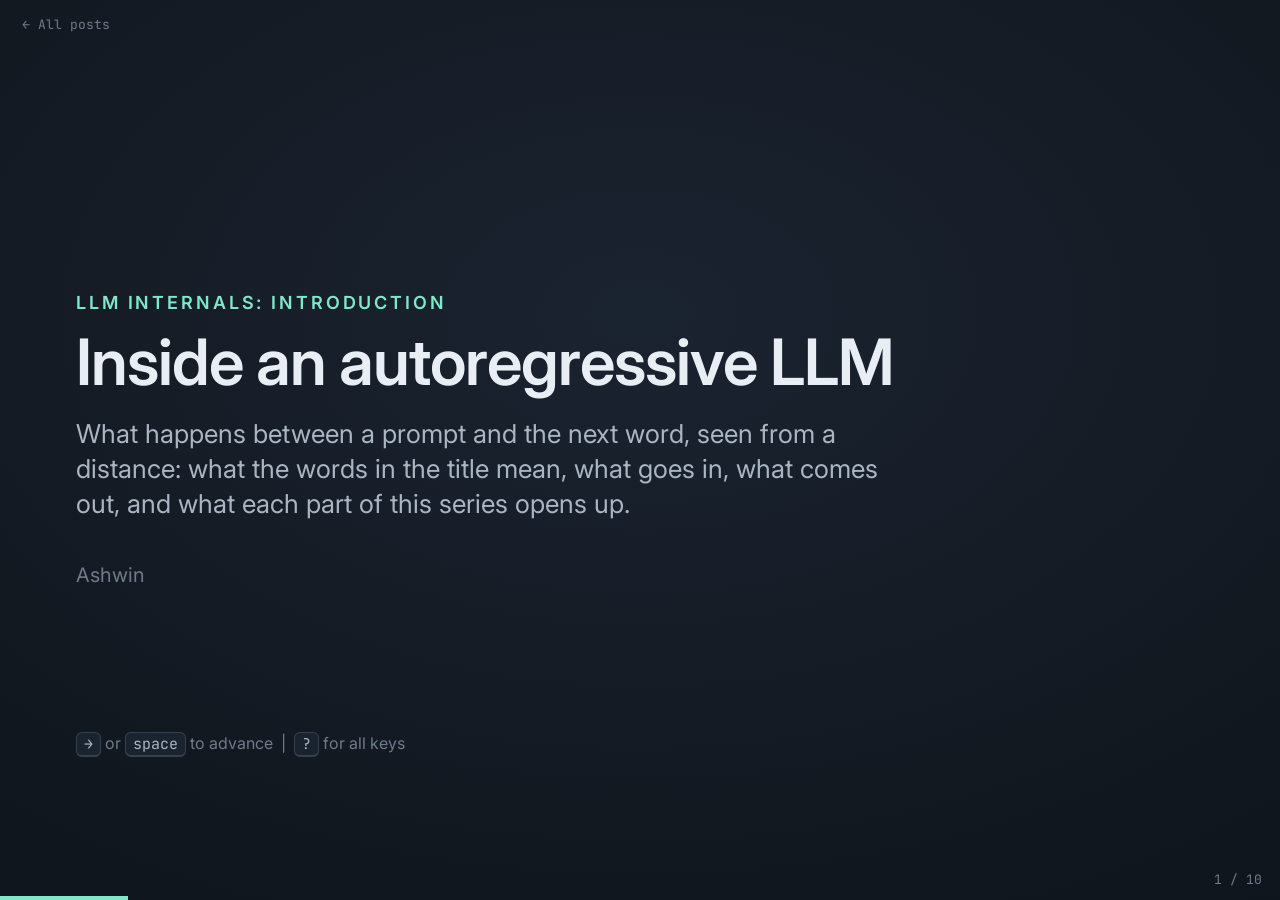
<file: posts/llm-internals-intro/index.html>
<!DOCTYPE html>
<html lang="en">
<head>
<meta charset="utf-8">
<meta name="viewport" content="width=device-width, initial-scale=1">
<title>Inside an Autoregressive LLM, Introduction</title>
<meta name="description" content="What a large autoregressive language model is, how it writes one token at a time, what goes in and what comes out, and what the parts of this series open up.">
<link rel="preconnect" href="https://fonts.googleapis.com">
<link rel="preconnect" href="https://fonts.gstatic.com" crossorigin>
<link href="https://fonts.googleapis.com/css2?family=Inter:wght@400;500;600;700&family=JetBrains+Mono:wght@400;500&display=swap" rel="stylesheet">
<style>
:root{
  --bg:#121820; --bg2:#1a2330; --bg3:#222d3b;
  --ink:#e9eef4; --ink2:#aab5c3; --ink3:#6f7b8b;
  --grid:#2a3442; --grid2:#354152;
  --q:#7ee8c8; --k:#7cc4ff; --v:#f6d56a; --o:#c4b5fd; --bad:#ff8a7a;
  --h1:#f7a1cf; --h2:#ffb86c; --h3:#b5e07a;
  --sans:Inter,system-ui,-apple-system,"Segoe UI",Roboto,Helvetica,Arial,sans-serif;
  --serif:"Iowan Old Style","Palatino Linotype",Palatino,"Book Antiqua",Georgia,serif;
  --mono:"JetBrains Mono",ui-monospace,SFMono-Regular,Menlo,Consolas,monospace;
}
*{box-sizing:border-box}
html,body{margin:0;height:100%;overflow:hidden;background:var(--bg);color:var(--ink);font-family:var(--sans);-webkit-font-smoothing:antialiased}
body{background:radial-gradient(1400px 900px at 50% 35%,#1a2330 0%,#121820 60%,#0d1219 100%)}
#deck{position:absolute;left:50%;top:50%;width:1280px;height:720px;transform-origin:center center}
#deck>section{position:absolute;inset:0;padding:54px 76px 60px;opacity:0;pointer-events:none;transform:translateY(14px);transition:opacity .38s ease,transform .38s ease}
#deck>section.active{opacity:1;pointer-events:auto;transform:none}

/* ---------- typography ---------- */
.kicker{font-size:15px;font-weight:600;letter-spacing:.16em;text-transform:uppercase;color:var(--q);margin:0 0 10px}
h1{font-size:42px;font-weight:600;letter-spacing:-.015em;line-height:1.12;margin:0 0 22px;color:var(--ink)}
h1 .dim{color:var(--ink3);font-weight:500}
h2{font-size:26px;font-weight:600;margin:0 0 10px}
p,li{font-size:23px;line-height:1.45;color:var(--ink2);margin:0 0 14px}
p.big{font-size:28px;color:var(--ink)}
strong,b{color:var(--ink);font-weight:600}
em{color:var(--ink);font-style:italic}
ul{padding-left:26px;margin:0}
li{margin-bottom:10px}
.small{font-size:18px;color:var(--ink3)}
.muted{color:var(--ink3)}
.sub{font-size:20px;color:var(--ink3);margin:-10px 0 20px}
a{color:var(--k)}
.c-q{color:var(--q)} .c-k{color:var(--k)} .c-v{color:var(--v)} .c-o{color:var(--o)} .c-bad{color:var(--bad)}
.c-h1{color:var(--h1)} .c-h2{color:var(--h2)} .c-h3{color:var(--h3)}

/* math */
.m{font-family:var(--serif);font-style:italic;font-size:1.06em}
.m .r{font-style:normal}
sub,sup{font-size:.62em;line-height:0;font-style:normal;font-family:var(--sans)}
sub{vertical-align:-.28em} sup{vertical-align:.5em}
.eq{font-family:var(--serif);font-size:36px;text-align:center;color:var(--ink);margin:14px 0 22px;letter-spacing:.01em}
.eq i{font-style:italic}
.eq .op{color:var(--ink3);padding:0 .25em;font-style:normal}
.eq .frac{display:inline-flex;flex-direction:column;vertical-align:middle;text-align:center;margin:0 .2em}
.eq .frac>span{padding:0 .3em}
.eq .frac>span:first-child{border-bottom:2px solid var(--ink2)}
.eq .r{font-style:normal}
.mono{font-family:var(--mono);font-size:.92em;color:var(--ink)}
.shape{font-family:var(--mono);font-size:19px;color:var(--ink3);white-space:nowrap}
.kbd{font-family:var(--mono);font-size:15px;border:1px solid var(--grid2);border-bottom-width:2px;border-radius:6px;padding:1px 7px;color:var(--ink2);background:var(--bg2)}

/* ---------- layout helpers ---------- */
.cols{display:flex;gap:40px;align-items:flex-start}
.cols.center{align-items:center}
.col{flex:1;min-width:0}
.col.narrow{flex:.8}
.col.wide{flex:1.35}
.stack{display:flex;flex-direction:column;gap:14px}
.card{background:var(--bg2);border:1px solid var(--grid);border-radius:14px;padding:18px 22px}
.card h2{font-size:22px;margin-bottom:6px}
.card p{font-size:20px;margin:0}
.card.qkv{min-height:118px}
.callout{border-left:4px solid var(--q);padding:10px 18px;background:rgba(126,232,200,.06);border-radius:0 12px 12px 0;margin:14px 0}
.callout p{margin:0;font-size:21px}
.callout.warn{border-color:var(--bad);background:rgba(255,138,122,.07)}
.callout.k{border-color:var(--k);background:rgba(124,196,255,.06)}
.callout.v{border-color:var(--v);background:rgba(246,213,106,.06)}
.callout.o{border-color:var(--o);background:rgba(196,181,253,.06)}
.note{position:absolute;left:76px;right:76px;bottom:26px;font-size:16px;color:var(--ink3);margin:0}
.dg{display:block;margin:6px auto}
.dg svg{display:block;margin:0 auto;overflow:visible}
svg text{font-family:var(--sans)}
svg .mono{font-family:var(--mono)}
.center-x{text-align:center}

/* token chips */
.sent{display:flex;flex-wrap:wrap;gap:8px;margin:10px 0 26px}
.tok{font-size:24px;padding:6px 14px;border:1px solid var(--grid2);border-radius:10px;background:var(--bg2);color:var(--ink);font-weight:500}
.tok.hero{border-color:var(--q);color:var(--q);box-shadow:0 0 0 1px rgba(126,232,200,.3)}
.tok.cand{border-color:var(--ink2);color:var(--ink);font-weight:600}
.tok.dim{color:var(--ink3)}

/* fragments */
.frag{opacity:0;transform:translateY(8px);transition:opacity .4s ease,transform .4s ease}
.frag.on{opacity:1;transform:none}
svg .frag{transform:none;transition:opacity .4s ease}
.hl{opacity:0;transition:opacity .4s ease}
.hl.on{opacity:1}
.fade{transition:opacity .4s ease}
.fade.on{opacity:0}
.frag.swap{position:absolute;inset:0}
.h-swap{position:relative}
.h-swap h1{transition:opacity .4s ease}
.h-swap h1.b{position:absolute;left:0;top:0;opacity:0;color:var(--q)}
.h-swap.on h1.a{opacity:0}
.h-swap.on h1.b{opacity:1}
.pipe .g{opacity:0;transition:opacity .4s ease}
.pipe .g.on{opacity:1}

/* title & dividers */
section.title{display:flex;flex-direction:column;justify-content:center;padding-left:110px}
section.title .kicker{font-size:18px}
section.title h1{font-size:64px;max-width:900px;margin-bottom:18px}
section.title .sub{font-size:26px;color:var(--ink2);max-width:820px;margin:0 0 40px;line-height:1.35}
section.title .by{font-size:20px;color:var(--ink3)}
section.title .hint{position:absolute;bottom:40px;left:76px;font-size:16px;color:var(--ink3)}
section.divider{display:flex;flex-direction:column;justify-content:center;align-items:flex-start;padding-left:110px}
section.divider .num{font-family:var(--serif);font-style:italic;font-size:120px;color:var(--q);line-height:1;opacity:.9;margin-bottom:10px}
section.divider h1{font-size:54px;margin-bottom:10px}
section.divider p{font-size:26px;color:var(--ink3)}
.locator{position:absolute;left:76px;bottom:30px}
.locator svg{display:block}
.ref{font-variant-numeric:tabular-nums}

/* stepper (route slide) */
.route{display:flex;gap:14px;margin:30px 0 34px}
.route .step{flex:1;background:var(--bg2);border:1px solid var(--grid);border-radius:14px;padding:18px 18px 16px;min-height:150px}
.route .step .n{font-family:var(--serif);font-style:italic;font-size:38px;color:var(--q);line-height:1;margin-bottom:8px}
.route .step h2{font-size:21px;margin:0 0 6px}
.route .step p{font-size:17px;margin:0;color:var(--ink3)}
.soon{display:flex;gap:12px}
.soon span{font-size:17px;color:var(--ink3);border:1px dashed var(--grid2);border-radius:10px;padding:8px 14px}
.route .step.live{border-color:var(--q);background:rgba(126,232,200,.06)}
.route .step.soon-step{border-style:dashed}
.route .step.soon-step .n,.route .step.soon-step h2{color:var(--ink3)}
.trio{display:flex;flex-direction:column;gap:12px;margin-top:4px}
.trio .row{display:flex;gap:26px;align-items:center;background:var(--bg2);border:1px solid var(--grid);border-radius:14px;padding:10px 20px 10px 14px}
.trio .anim{flex:0 0 440px}
.trio .anim svg{display:block}
.trio .txt h2{font-size:22px;margin:0 0 4px}
.trio .txt p{font-size:20px;margin:0}
.cap{display:flex;justify-content:space-between;align-items:center;gap:24px;font-size:20px;color:var(--ink);margin:4px 0 0;min-height:34px}
.cap #watch-cap{flex:1}
.cap .r{font-family:var(--mono);font-size:15px;color:var(--q);margin-right:10px;letter-spacing:.08em;text-transform:uppercase}
.ctl{display:flex;gap:8px;flex:none}
.ctl button{font:inherit;font-size:15px;font-family:var(--mono);color:var(--ink2);background:var(--bg2);border:1px solid var(--grid2);border-bottom-width:2px;border-radius:8px;padding:5px 12px;cursor:pointer}
.ctl button:hover{color:var(--ink);border-color:var(--ink3)}
.go{display:inline-block;margin-top:6px;font-size:20px;font-weight:600;color:var(--q);text-decoration:none;border:1.5px solid var(--q);border-radius:12px;padding:10px 20px}
.go:hover{background:rgba(126,232,200,.1)}

/* tables */
table{border-collapse:collapse;font-size:21px;color:var(--ink2)}
th{font-weight:600;color:var(--ink3);text-align:left;padding:8px 22px 8px 0;border-bottom:1px solid var(--grid2);font-size:17px;letter-spacing:.04em;text-transform:uppercase}
td{padding:10px 22px 10px 0;border-bottom:1px solid var(--grid)}
td.num,th.num{text-align:right;font-family:var(--mono);font-size:20px}
table.sym td:first-child{white-space:nowrap;padding-right:30px}
table.sym{width:100%}
table.sym th{padding:6px 12px 6px 0}
table.sym td{padding:9px 12px 9px 0;white-space:nowrap}
table.sym td:nth-child(2){white-space:normal}
table.sym th.num{text-transform:none;letter-spacing:0;font-size:15px;white-space:nowrap}
table.sym td.num{padding-left:6px}
table.sym td.num{padding-left:18px}
td b{color:var(--ink)}

/* pipeline (follow-one-token) */
.pipe{font-family:var(--mono);font-size:18px;color:var(--ink2);border-collapse:separate;border-spacing:0 2px}
.pipe th{font-family:var(--sans);font-size:14px;letter-spacing:.06em;color:var(--ink3);text-transform:none;padding:4px 14px 8px 14px;border:none;text-align:center}
.pipe th small{display:block;font-size:12px;color:var(--ink3);font-weight:400;letter-spacing:0}
.pipe td{padding:3px 14px;text-align:center;border:none;background:var(--bg2)}
.pipe td:first-child{text-align:right;font-family:var(--sans);color:var(--ink);border-radius:8px 0 0 8px}
.pipe td:last-child{border-radius:0 8px 8px 0}
.pipe tr.masked.on td{color:var(--ink3)}
.pipe td.keep{color:var(--ink3);font-family:var(--sans);font-size:15px}
.pipe tr.masked td.inf{color:var(--bad)}
.pipe tr.hi td{background:var(--bg3)}
.pipe .neg{color:var(--bad)} .pipe .pos{color:var(--q)}
.pipe td{white-space:nowrap}
.pipe.big{font-size:18px;border-spacing:0 3px}
.pipe.big td{padding:4px 14px}
.pipe.big th{font-size:15px}

/* HUD */
#bar{position:fixed;left:0;bottom:0;height:4px;background:var(--q);width:0;transition:width .3s ease;z-index:5}
#counter{position:fixed;right:18px;bottom:12px;font-family:var(--mono);font-size:13px;color:var(--ink3);z-index:5}
#home{position:fixed;left:14px;top:12px;font-family:var(--mono);font-size:13px;color:var(--ink3);text-decoration:none;z-index:5;padding:4px 8px;border-radius:6px}
#home:hover,#home:focus-visible{color:var(--ink);background:var(--bg2)}
#help{position:fixed;inset:0;background:rgba(9,13,18,.86);display:none;align-items:center;justify-content:center;z-index:10}
#help.open{display:flex}
#help .box{background:var(--bg2);border:1px solid var(--grid2);border-radius:16px;padding:28px 36px;max-width:520px}
#help h2{margin-bottom:14px}
#help p{font-size:18px;margin:6px 0;color:var(--ink2)}

/* print: one slide per page, all fragments visible */
@media print{
  html,body{overflow:visible;background:#fff}
  body{background:#121820}
  #deck{position:static;transform:none!important;width:auto;height:auto}
  #deck>section{position:relative;opacity:1;transform:none;width:1280px;height:720px;page-break-after:always;break-after:page;background:var(--bg);transition:none}
  .frag,.hl,.fade,.pipe .g{opacity:1;transform:none;transition:none}
  .pipe tr.masked td{color:var(--ink3)}
  .fade.on{opacity:1}
  .frag.swap,.h-swap h1.b{display:none}
  #bar,#counter,#help,#home{display:none}
  @page{size:1280px 720px;margin:0}
}
</style>
</head>
<body>
<div id="deck">
<!-- 0 · series title -->
<section class="title">
  <p class="kicker">LLM internals: Introduction</p>
  <h1>Inside an autoregressive LLM</h1>
  <p class="sub">What happens between a prompt and the next word, seen from a distance: what the words in the title mean, what goes in, what comes out, and what each part of this series opens up.</p>
  <p class="by">Ashwin</p>
  <p class="hint"><span class="kbd">→</span> or <span class="kbd">space</span> to advance &nbsp;|&nbsp; <span class="kbd">?</span> for all keys</p>
</section>

<!-- 1a · the three words in the title -->
<section id="s-title">
  <p class="kicker">Before we start</p>
  <h1>The title, taken apart</h1>
  <p class="sub">“LLM” is short for <em>large language model</em>. Three ideas, in the order a reader needs them.</p>
  <div class="trio">
    <div class="row frag"><div class="anim" id="an-lm"></div><div class="txt"><h2>Language model</h2><p>A program that guesses the next <strong>token</strong> (a word, or a piece of one). Give it text; it returns a probability for every possible next token.</p></div></div>
    <div class="row frag"><div class="anim" id="an-ar"></div><div class="txt"><h2>Autoregressive</h2><p>How it writes: pick a likely token, add it to the text, repeat. Its own earlier picks become part of the input. <em>Auto</em>: its own; <em>regressive</em>: from what came before.</p></div></div>
    <div class="row frag"><div class="anim" id="an-big"></div><div class="txt"><h2>Large</h2><p>The count of adjustable numbers inside the program. What they are, and where they come from: a few slides on.</p></div></div>
  </div>
  <p class="note">All numbers on this slide are real: the probabilities and the continuation of “The cat” are GPT-2 small's own (a real model, always taking its most likely token); the counts are the models' actual sizes.</p>
</section>

<!-- 1w · watch it write (animated) -->
<section id="s-watch">
  <p class="kicker">Before we start</p>
  <h1>Watch it write, one token at a time</h1>
  <p class="sub">GPT-2 small, a real model, writes on from our nine-token sentence: eight rounds of the loop, with its real probabilities.</p>
  <div class="dg" id="dg-watch"></div>
  <div class="cap"><span id="watch-cap"></span><span class="ctl"><button type="button" id="watch-play">Pause</button><button type="button" id="watch-step">Step</button><button type="button" id="watch-replay">Replay</button></span></div>
  <p class="note">Green tokens are the model's own picks; from round 2 on it reads them as part of its input: the <em>auto</em> in autoregressive. Here the most likely token is always taken; chat models usually pick at random among the likely ones, which is why the same question can get different answers.</p>
</section>

<!-- 1 · what an LLM does -->
<section>
  <p class="kicker">Before we start</p>
  <h1>A language model guesses the next token</h1>
  <div class="dg" id="dg-loop"></div>
  <div class="stack" style="gap:10px">
    <p style="font-size:20px;margin:0">Feed it text and it returns a probability for every possible next token. Above, GPT-2 small (2019), the example model for this whole series (small enough to run on a laptop, open enough to look inside), reads our nine-token sentence minus its last word. It bets on <em>too</em>, <em>so</em>, <em>trying</em>. (<em>hungry</em> is 13th, at 0.9%.)</p>
    <p class="frag" style="font-size:20px;margin:0" data-target="#dg-loop .hl-loop">Pick one of those, append it, run again: the loop you just watched, “autoregressive” in action. A chat reply is this loop run a few hundred times.</p>
    <p class="frag" style="font-size:20px;margin:0">The picture draws the model as a box. The program inside the box is a <strong>transformer</strong>: a particular recipe, published in 2017, that nearly every language model now follows. This series opens that box; the next three slides are orientation first.</p>
  </div>
</section>

<!-- 1c · large: what is inside -->
<section id="s-large">
  <p class="kicker">Before we start</p>
  <h1>Large: what is inside the box</h1>
  <p>Nobody writes the rules of a language model by hand. Inside the box is one long formula with an enormous number of adjustable numbers in it, its <strong>parameters</strong>; “large” counts them.</p>
  <div class="cols frag" style="gap:14px;margin-bottom:14px">
    <div class="col card" style="padding:12px 18px"><h2 style="font-size:21px">124 million</h2><p style="font-size:17px">GPT-2 small (2019), the model in this series</p></div>
    <div class="col card" style="padding:12px 18px"><h2 style="font-size:21px">7 billion</h2><p style="font-size:17px">LLaMA-2 7B (2023), a typical “small” model today</p></div>
    <div class="col card" style="padding:12px 18px"><h2 style="font-size:21px">Hundreds of billions and up</h2><p style="font-size:17px">The largest models today</p></div>
  </div>
  <div class="stack">
    <div class="card frag"><h2>Training is where the numbers come from</h2><p>The program reads a huge amount of text and, at every position, guesses the next token. After each guess, every parameter is nudged a little in the direction that would have made the guess better. Over billions of tokens the guesses become good: that is <strong>training</strong>. A formula tuned this way is called a <strong>neural network</strong>.</p></div>
    <div class="card frag"><h2>Mostly multiplication</h2><p>Most parameters sit in rectangular grids of numbers, <strong>matrices</strong>, and most of the formula is: turn the text into numbers, multiply by a grid, repeat. So this series goes one matrix at a time: open each grid and ask what its multiplication is for.</p></div>
  </div>
</section>

<!-- 1b · the family -->
<section>
  <p class="kicker">Before we start</p>
  <h1>Where this kind of model sits in the family</h1>
  <p class="sub">“Looking” below: while the formula works on one token, which other tokens' numbers may it use?</p>
  <div class="dg" id="dg-family"></div>
  <div class="cols" style="margin-top:4px">
    <div class="col card frag"><h2>Encoder-only</h2><p>BERT (2018). An <em>encoder</em> is a network that reads: the whole text at once, every token looking at every other, before and after. Good at labelling and search; it does not write text.</p></div>
    <div class="col card frag"><h2>Encoder-decoder</h2><p>The original 2017 transformer. An encoder reads the input, then a <em>decoder</em>, a second network, writes the output. Built for translation.</p></div>
    <div class="col card frag" style="border-color:rgba(126,232,200,.5)"><h2 class="c-q">Decoder-only</h2><p>GPT, LLaMA, and the chat assistants built on them. One network reads and writes; each token looks only at itself and the tokens before it: the autoregressive kind. What “LLM” usually means today, and this series' subject.</p></div>
  </div>
  <p class="note frag">All three are built from the same pieces; the difference is who may look at whom. The piece that does the looking is called <strong>attention</strong>, and it is what Part 1 opens.</p>
</section>

<!-- 2 · tokens and embeddings -->
<section id="s-tokens">
  <p class="kicker">The big picture</p>
  <h1>From text to numbers: tokens and embeddings</h1>
  <div class="dg" id="dg-embed"></div>
  <div class="cols" style="margin-top:8px">
    <div class="col"><p>A <strong>tokenizer</strong> chops text into pieces from a fixed vocabulary (GPT-2's has 50,257 entries). Common words are one piece; rare ones are split: <span class="mono">un|bel|iev|ably</span>. Each piece is a <strong>token</strong> and gets an id: its position in the vocabulary.</p></div>
    <div class="col"><p class="frag" data-target="#dg-embed .hl-row">Each id picks a row of an <strong>embedding table</strong> <span class="m">E</span>: 768 numbers (in GPT-2 small), the token's <strong>vector</strong>. The rows start random; training adjusts them until tokens used in similar ways get similar rows. Stack our nine rows and add a little position information to each (the formula will not look at row numbers, so the order has to be written into the numbers). That is <span class="m">X</span>: the numbers the formula works on.</p></div>
  </div>
</section>

<!-- 3 · the whole transformer -->
<section id="s-arch">
  <p class="kicker">The big picture</p>
  <h1>The whole transformer, zoomed out</h1>
  <div class="dg" id="dg-arch"></div>
  <div class="cols" style="margin-top:6px">
    <div class="col"><p class="frag">Text goes in on the left, next-token probabilities come out on the right, and in between sits a stack of <span class="m">N</span> <strong>layers</strong>, all of the same design but each with its own parameters: GPT-2 small stacks 12, LLaMA-2 7B stacks 32. Each layer is two <strong>blocks</strong>: attention, then a block called the MLP (short for multilayer perceptron, an old name for a plain neural network).</p></div>
    <div class="col"><p class="frag" data-target="#dg-arch .hl-attn"><strong>Part 1 takes the attention block</strong>, Part 2 the MLP block, Part 3 follows a token up through the layers, and Part 4 covers the LM head, the last step, which turns the last token's vector, as it comes out of the last layer, into probabilities. The small “norm” boxes rescale the numbers to keep them well behaved; they get their turn in Part 3.</p></div>
  </div>
</section>

<!-- 4 · zoom in: one block -->
<section>
  <p class="kicker">The big picture</p>
  <h1>Zooming in: one layer, two blocks</h1>
  <div class="dg" id="dg-block"></div>
  <div class="cols" style="margin-top:6px">
    <div class="col"><p class="frag" data-target="#dg-block .hl-attn"><strong>Attention block:</strong> the tokens exchange information. It is the only place in the whole model where one token's vector can influence another's. (Part 1.)</p></div>
    <div class="col"><p class="frag"><strong>MLP block:</strong> each token is transformed on its own, without looking at the others. (Part 2.)</p></div>
  </div>
  <p class="frag" style="font-size:20px">Both blocks <em>add</em> their result onto <span class="m">X</span> (the plus signs) instead of replacing it, so what reaches the next layer is the same <span class="m">X</span>, corrected twice. Part 1 ends on the attention block's plus sign.</p>
  <div class="callout frag"><p>In one sentence: <strong>attention is the step where every token gathers information from itself and the tokens before it, weighted by how relevant each of them looks.</strong> Part 1 is that sentence, made precise.</p></div>
</section>

<!-- 5 · the series -->
<section>
  <p class="kicker">The route</p>
  <h1>Four parts, one block at a time</h1>
  <p class="sub">Each part is its own deck. They build on each other, and every one uses the same nine-token sentence and real numbers from GPT-2 small.</p>
  <div class="route">
    <div class="step live"><div class="n">1</div><h2>The attention block</h2><p>How a token finds out what the other tokens are saying, one matrix at a time.</p></div>
    <div class="step soon-step"><div class="n">2</div><h2>The MLP block</h2><p>What happens to each token on its own, between the attention blocks.</p></div>
    <div class="step soon-step"><div class="n">3</div><h2>Token flow through the layers</h2><p>How a token's vector changes on its way up through the <span class="m">N</span> layers, and the cache that keeps the next-token loop cheap.</p></div>
    <div class="step soon-step"><div class="n">4</div><h2>The language-modelling head</h2><p>From the last token's vector to a probability for every token in the vocabulary.</p></div>
  </div>
  <a class="go" href="../llm-internals-part1-attention/">Start Part 1: The attention block &rarr;</a>
  <p class="note">Parts 2 to 4 are coming; the home page lists them as they appear.</p>
</section>

</div><!-- /deck -->

<a id="home" href="../../" title="Back to all posts">&larr; All posts</a>
<div id="bar"></div>
<div id="counter"></div>
<div id="help"><div class="box">
  <h2>Keys</h2>
  <p><span class="kbd">→</span> <span class="kbd">space</span> <span class="kbd">↓</span> next step / slide</p>
  <p><span class="kbd">←</span> <span class="kbd">↑</span> previous</p>
  <p><span class="kbd">Home</span> / <span class="kbd">End</span> first / last slide</p>
  <p><span class="kbd">F</span> fullscreen &nbsp; <span class="kbd">P</span> print / save as PDF</p>
  <p><span class="kbd">?</span> or <span class="kbd">Esc</span> close this</p>
  <p class="small" style="margin-top:12px">Click or tap the right two-thirds of the screen to advance, the left third to go back. The URL tracks the slide, so you can link to any one.</p>
</div></div>

<script>
/* =========================================================================
   DATA: token ids, next-token probabilities and one embedding row, all from GPT-2 small (124M).
   ========================================================================= */
const INTRO = {"ids":[464,3797,26172,262,10211,780,340,373,14720],"tokens":["The","cat","chased","the","mouse","because","it","was","hungry"],"next":[["too",0.081],["so",0.054],["trying",0.045],["chasing",0.035],["a",0.027],["scared",0.024]],"cat_id":3797,"cat_emb":[0.009999999776482582,0.03700000047683716,0.164000004529953,-0.21899999678134918,0.028999999165534973,-0.09799999743700027],"vocab":50257,"dmodel":768,"npos":1024};

/* =========================================================================
   COLOUR
   ========================================================================= */
const C = {ink:'#e9eef4', ink2:'#aab5c3', ink3:'#6f7b8b', grid:'#2a3442', grid2:'#354152', bg:'#121820', bg2:'#1a2330',
           q:'#7ee8c8', k:'#7cc4ff', v:'#f6d56a', o:'#c4b5fd', bad:'#ff8a7a', h:['#f7a1cf','#ffb86c','#b5e07a']};
const hex = h => [1,3,5].map(i => parseInt(h.slice(i,i+2),16));
const rgb = (r,g,b) => `rgb(${r|0},${g|0},${b|0})`;
const mix = (a,b,t) => { const A=hex(a),B=hex(b); return rgb(A[0]+(B[0]-A[0])*t, A[1]+(B[1]-A[1])*t, A[2]+(B[2]-A[2])*t); };
function ramp(stops){ return t => { t = Math.max(0, Math.min(1, t));
  for (let i=1;i<stops.length;i++){ if (t <= stops[i][0]) { const [t0,c0]=stops[i-1], [t1,c1]=stops[i]; return mix(c0,c1,(t-t0)/(t1-t0)); } }
  return stops[stops.length-1][1]; }; }
// sequential: one hue (mint), dark surface -> light. Values are always printed too.
const SEQ = ramp([[0,'#1c2532'],[0.35,'#1f6b5d'],[0.7,'#4fd0a0'],[1,'#d8ffef']]);
const seqText = t => t > 0.55 ? '#0d1a15' : C.ink;
// diverging for signed scores: coral (−) · neutral · mint (+)
const DIV = v => v < 0 ? mix('#2a3442','#ff8a7a',Math.min(1,-v)) : mix('#2a3442','#7ee8c8',Math.min(1,v));
const divText = v => Math.abs(v) > 0.6 ? '#0f141a' : C.ink;
const esc = s => String(s).replace(/&/g,'&amp;').replace(/</g,'&lt;');
// tx('[ Q^1 | Q^2 ]'), tx('W_q^1'), tx('d_{model}'): sub/superscripts as tspans with the baseline restored after each one.
function tx(s){
  const segs = []; const re = /([\^_])(\{[^}]*\}|\S)/g; let last = 0, m;
  while ((m = re.exec(s))){ if (m.index > last) segs.push({t: s.slice(last, m.index), l: 0});
    segs.push({t: m[2][0] === '{' ? m[2].slice(1, -1) : m[2], l: m[1] === '^' ? 1 : -1}); last = re.lastIndex; }
  if (last < s.length) segs.push({t: s.slice(last), l: 0});
  const off = l => l === 1 ? -7 : l === -1 ? 4 : 0; let cur = 0, out = '';
  segs.forEach(g => { out += `<tspan dy="${off(g.l) - off(cur)}"${g.l ? ' font-size="0.68em"' : ''}>${esc(g.t)}</tspan>`; cur = g.l; });
  return out;
}
const DMODEL = 'd_{model}', DK_ = 'd_k';

/* =========================================================================
   SVG HELPERS
   ========================================================================= */
// A bracketed matrix. Returns {svg, w, h}. All coordinates local to (0,0).
function matrix(o){
  const cw = o.cw || 26, ch = o.ch || cw, r = o.r, c = o.c;
  const W = c*cw, H = r*ch;
  const labelW = o.rowLabels ? (o.labelW || 78) : 0;
  const padL = labelW + (o.rowDim && !o.rowLabels ? 34 : 0) + (o.rowDim && o.rowLabels ? 40 : 0);
  const nameH = o.name ? 34 : 0;
  const colLabH = o.colLabels ? (o.colLabH || 64) : 0;
  const padT = nameH + colLabH;
  const colBlockLabels = (o.blocks||[]).some(b => b.axis==='col' && b.label);
  const padB = o.colDim ? (colBlockLabels ? 52 : 30) : (colBlockLabels ? 30 : 0);
  const ox = padL + 14, oy = padT;
  const fs = o.fs || Math.min(14, cw*0.46);
  let s = '';
  // cells
  for (let i=0;i<r;i++) for (let j=0;j<c;j++){
    const x = ox + j*cw, y = oy + i*ch;
    const masked = o.mask && j > i;
    let fill = 'none', stroke = o.stroke === undefined ? C.grid : o.stroke;
    if (o.tint) fill = o.tint;
    if (o.vals && !masked){ fill = o.color(o.vals[i][j]); }
    if (masked) { fill = 'none'; stroke = 'none'; }
    if (o.blockFill){ const b = o.blockFill(i,j); if (b) fill = b; }
    const title = (o.vals && !masked && o.rowLabels && o.colLabels) ? `<title>${esc(o.rowLabels[i])} → ${esc(o.colLabels[j])}: ${o.vals[i][j]}</title>` : '';
    s += `<rect x="${x}" y="${y}" width="${cw}" height="${ch}" fill="${fill}" stroke="${stroke}" stroke-width="1">${title}</rect>`;
    if (o.dots && !masked) s += `<circle cx="${x+cw/2}" cy="${y+ch/2}" r="${Math.max(1.6, cw*0.075)}" fill="${o.dotFill || C.ink3}"/>`;
    if (o.vals && o.text && !masked){
      const v = o.vals[i][j]; const txt = o.fmt ? o.fmt(v) : v;
      if (txt !== '') s += `<text x="${x+cw/2}" y="${y+ch/2+fs*0.36}" font-size="${fs}" text-anchor="middle" fill="${o.textColor ? o.textColor(v) : C.ink}" class="mono">${txt}</text>`;
    }
  }
  // blocks (coloured column or row bands with labels)
  (o.blocks || []).forEach(b => {
    if (b.axis === 'col'){ const x = ox + b.from*cw, w = (b.to-b.from+1)*cw;
      s += `<rect x="${x}" y="${oy}" width="${w}" height="${H}" fill="${b.fill}" fill-opacity="${b.op ?? .2}" stroke="${b.fill}" stroke-opacity=".8" stroke-width="1.5" class="${b.cls||''}"/>`;
      if (b.label) s += `<text x="${x+w/2}" y="${oy+H+22}" font-size="15" text-anchor="middle" fill="${b.fill}" font-weight="600" class="${b.cls||''}">${b.label}</text>`;
    } else { const y = oy + b.from*ch, h = (b.to-b.from+1)*ch;
      s += `<rect x="${ox}" y="${y}" width="${W}" height="${h}" fill="${b.fill}" fill-opacity="${b.op ?? .2}" stroke="${b.fill}" stroke-opacity=".8" stroke-width="1.5" class="${b.cls||''}"/>`;
      if (b.label) s += `<text x="${ox+W+16}" y="${y+h/2+5}" font-size="15" fill="${b.fill}" font-weight="600" class="${b.cls||''}">${b.label}</text>`;
    }
  });
  // brackets
  const bs = `fill="none" stroke="${C.ink2}" stroke-width="2.5" stroke-linecap="round" stroke-linejoin="round"`;
  s += `<path d="M${ox-5},${oy-5} h-8 v${H+10} h8" ${bs}/><path d="M${ox+W+5},${oy-5} h8 v${H+10} h-8" ${bs}/>`;
  // labels
  if (o.name) s += `<text x="${ox+W/2}" y="${nameH-10}" font-size="20" text-anchor="middle" fill="${o.nameFill||C.ink}" font-weight="600">${o.name}</text>`;
  if (o.rowDim) s += `<text transform="translate(${ox-20-labelW},${oy+H/2}) rotate(-90)" font-size="18" text-anchor="middle" fill="${C.ink2}" font-style="italic" font-family="var(--serif)">${o.rowDim}</text>`;
  if (o.colDim) s += `<text x="${ox+W/2}" y="${oy+H+(colBlockLabels?46:24)}" font-size="18" text-anchor="middle" fill="${C.ink2}" font-style="italic" font-family="var(--serif)">${o.colDim}</text>`;
  if (o.rowLabels) o.rowLabels.forEach((t,i) => { s += `<text x="${ox-20}" y="${oy+i*ch+ch/2+5}" font-size="${o.labelFs||15}" text-anchor="end" fill="${o.labelFill ? o.labelFill(i) : C.ink2}">${esc(t)}</text>`; });
  if (o.colLabels) o.colLabels.forEach((t,j) => { const x = ox+j*cw+cw/2, y = oy-8; s += `<text transform="translate(${x},${y}) rotate(-55)" font-size="${o.labelFs||15}" text-anchor="start" fill="${o.labelFill ? o.labelFill(j) : C.ink2}">${esc(t)}</text>`; });
  // highlights (JS-controlled via .hl.on, or always-on if o.hlOn)
  (o.hl || []).forEach(h => {
    const col = h.color || C.q; let x,y,w,hh;
    if (h.type==='row'){ x=ox; y=oy+h.i*ch; w=W; hh=ch; }
    else if (h.type==='col'){ x=ox+h.j*cw; y=oy; w=cw; hh=H; }
    else if (h.type==='cell'){ x=ox+h.j*cw; y=oy+h.i*ch; w=cw; hh=ch; }
    else if (h.type==='all'){ x=ox; y=oy; w=W; hh=H; }
    else if (h.type==='tri'){ // upper triangle outline
      let d = `M${ox+cw},${oy}`; for (let i=1;i<r;i++){ d += ` L${ox+i*cw},${oy+i*ch} L${ox+(i+1)*cw},${oy+i*ch}`; }
      d += ` L${ox+W},${oy+(r-1)*ch} L${ox+W},${oy} Z`;
      s += `<path d="${d}" fill="${col}" fill-opacity=".18" stroke="${col}" stroke-width="3" class="hl ${h.cls||''}"/>`; return;
    }
    s += `<rect x="${x-1}" y="${y-1}" width="${w+2}" height="${hh+2}" fill="${col}" fill-opacity=".16" stroke="${col}" stroke-width="3" rx="3" class="hl ${h.cls||''}"/>`;
    if (h.label && h.type === 'col') s += `<text x="${x+w/2}" y="${y-10}" font-size="15" text-anchor="middle" fill="${col}" class="hl ${h.cls||''}" font-weight="600">${h.label}</text>`;
    else if (h.label) s += `<text x="${x+w+26}" y="${y+hh/2+5}" font-size="15" fill="${col}" class="hl ${h.cls||''}" font-weight="600">${h.label}</text>`;
  });
  return {svg:s, w: ox + W + 14 + (o.extraRight||0), h: oy + H + padB + 6};
}
// lay items out on one horizontal line, vertically centred; returns an <svg>.
function line(items, opts={}){
  const gap = opts.gap ?? 22; let w = 0, h = 0;
  items.forEach(it => { if (it.op) { it.w = it.w || 44; it.h = 40; } else if (it.gap !== undefined) { it.w = it.gap; it.h = 0; } w += it.w + gap; h = Math.max(h, it.h); });
  w -= gap; let x = 0, s = '';
  items.forEach(it => {
    const y = (h - it.h)/2;
    if (it.op) s += `<text x="${x+it.w/2}" y="${y+28}" font-size="${it.size||30}" text-anchor="middle" fill="${it.fill||C.ink2}" font-family="var(--serif)">${it.op}</text>`;
    else if (it.svg) s += `<g transform="translate(${x},${y})">${it.svg}</g>`;
    x += it.w + gap;
  });
  const maxW = opts.maxW || 1128, maxH = opts.maxH || 460;
  const sc = Math.min(1, maxW / w, maxH / h);
  return `<svg viewBox="-4 -4 ${w+8} ${h+8}" width="${(w+8)*sc}" height="${(h+8)*sc}" xmlns="http://www.w3.org/2000/svg">${s}</svg>`;
}
const put = (id, svg) => { document.getElementById(id).innerHTML = svg; };
const f2 = v => (Math.round(v*100)/100).toFixed(2);
const f3 = v => v.toFixed(3).replace(/^0\./,'.').replace(/^-0\./,'-.');

/* =========================================================================
   DIAGRAMS. Each slide's picture is built here and dropped into a placeholder div by id.
   ========================================================================= */


// 1a · the title, taken apart: three small loops. Each is rendered from the elapsed time, so pausing and restarting are free.
{
  const sec = document.getElementById('s-title');
  const els = {lm: document.getElementById('an-lm'), ar: document.getElementById('an-ar'), big: document.getElementById('an-big')};
  const W = 440, H = 120, cw = tk => tk.length * 7.6 + 14, clamp = v => Math.max(0, Math.min(1, v)), easeOut = f => 1 - Math.pow(1 - f, 3);
  const chip = (x, y, tk, own, dashed) => `<rect x="${x}" y="${y}" width="${cw(tk)}" height="26" rx="6" fill="${own ? 'rgba(126,232,200,.12)' : C.bg}" stroke="${dashed ? C.v : own ? C.q : C.grid2}"${dashed ? ' stroke-dasharray="4 3"' : ''}/><text x="${x+cw(tk)/2}" y="${y+18}" font-size="13" text-anchor="middle" fill="${dashed ? C.v : own ? C.q : C.ink}" font-weight="${own || dashed ? 600 : 500}">${esc(tk)}</text>`;
  const svg = s => `<svg viewBox="0 0 ${W} ${H}" width="${W}" height="${H}" xmlns="http://www.w3.org/2000/svg">${s}</svg>`;
  const defs = `<defs><marker id="arT" viewBox="0 0 10 10" refX="9" refY="5" markerWidth="6" markerHeight="6" orient="auto"><path d="M0,0 L10,5 L0,10 z" fill="${C.ink2}"/></marker><marker id="arTq" viewBox="0 0 10 10" refX="9" refY="5" markerWidth="6" markerHeight="6" orient="auto"><path d="M0,0 L10,5 L0,10 z" fill="${C.q}"/></marker></defs>`;

  // language model: type a prompt, ask for the next token, bars grow (GPT-2 small's real top 3)
  const LM = [{p:'Once upon a', c:[['time',17.7],['certain',8.5],['moment',3.1]]},
              {p:'To be or not to', c:[['be',95.8],['have',0.4],['become',0.4]]},
              {p:'The cat sat on the', c:[['floor',7.6],['bed',6.5],['couch',5.4]]}];
  function lm(t){ const P = 4800, idx = Math.floor(t / P) % LM.length, u = t % P, d = LM[idx], toks = d.p.split(' ');
    let s = `<text x="0" y="11" font-size="11" fill="${C.ink3}">text in</text>`, x = 0;
    toks.forEach((tk, k) => { if (u > 150 + k*170) s += chip(x, 18, tk, false, false); x += cw(tk) + 5; });
    const tq = 150 + toks.length*170 + 80; if (u > tq) s += chip(x, 18, '?', false, true);
    const tb = tq + 350, f = easeOut(clamp((u - tb) / 600)), bx = 0, by = 62;
    s += defs + `<path d="M44,46 V${by-3}" fill="none" stroke="${C.ink2}" stroke-width="1.5" marker-end="url(#arT)"/>`;
    s += `<rect x="${bx}" y="${by}" width="88" height="36" rx="9" fill="${C.bg}" stroke="${u > tq ? C.q : C.grid2}"/><text x="${bx+44}" y="${by+23}" font-size="13" text-anchor="middle" fill="${C.ink}" font-weight="600">the model</text>`;
    s += `<path d="M${bx+90},${by+18} H${bx+112}" fill="none" stroke="${u > tb ? C.ink2 : C.grid2}" stroke-width="1.5" marker-end="url(#arT)"/>`;
    if (u > tb){ s += `<text x="122" y="${by-6}" font-size="11" fill="${C.ink3}">probability of the next token, top 3 shown</text>`;
      d.c.forEach(([tk, pc], i) => { const y = by + 2 + i*15, w = Math.max(3, pc/100 * 210 * f);
        s += `<text x="176" y="${y+10}" font-size="12" text-anchor="end" fill="${i ? C.ink2 : C.ink}" font-weight="${i ? 500 : 600}">${esc(tk)}</text><rect x="184" y="${y+1}" width="${w}" height="10" rx="2" fill="${C.q}" fill-opacity="${i ? .5 : .95}"/>`;
        if (f > .98) s += `<text x="${192 + w}" y="${y+10}" font-size="11" fill="${C.ink2}" class="mono">${pc}%</text>`; }); }
    const fade = u > P - 400 ? (P - u) / 400 : 1;
    els.lm.innerHTML = svg(`<g opacity="${fade}">${s}</g>`); }

  // autoregressive: the model's own picks flow back into its input (GPT-2 small's greedy continuation of "The cat")
  const AR = {p:['The','cat'], picks:['was','found','in','a','field','in']};
  function ar(t){ const P = 900 + AR.picks.length*900 + 1600, u = t % P;
    const n = Math.min(AR.picks.length, Math.max(0, Math.floor((u - 900) / 900) + 1));   // picks landed so far
    const toks = AR.p.map(x => ({t:x, own:false})).concat(AR.picks.slice(0, n).map(x => ({t:x, own:true})));
    let s = defs + `<text x="0" y="11" font-size="11" fill="${C.ink3}">text so far</text>`, x = 0;
    toks.forEach(tk => { s += chip(x, 18, tk.t, tk.own, false); x += cw(tk.t) + 5; });
    const endX = x, bx = 14, by = 66;
    s += `<rect x="${bx}" y="${by}" width="88" height="36" rx="9" fill="${C.bg}" stroke="${C.grid2}"/><text x="${bx+44}" y="${by+23}" font-size="13" text-anchor="middle" fill="${C.ink}" font-weight="600">the model</text>`;
    s += `<path d="M${Math.min(endX/2, 200)},46 V56 H${bx+44} V${by-2}" fill="none" stroke="${C.ink2}" stroke-width="1.5" marker-end="url(#arT)"/>`;
    const flying = n < AR.picks.length && u >= 900 + n*900 - 380 && u < 900 + n*900;
    s += `<path d="M${bx+90},${by+18} H${endX+8} V48" fill="none" stroke="${flying ? C.q : C.grid2}" stroke-width="1.5" stroke-dasharray="5 4" marker-end="url(#${flying ? 'arTq' : 'arT'})"/>`;
    s += `<text x="${bx+100}" y="${by+34}" font-size="11" fill="${flying ? C.q : C.ink3}">its pick goes back in</text>`;
    if (flying){ const tk = AR.picks[n], f = easeOut(clamp((u - (900 + n*900 - 380)) / 380)); const x0 = bx + 90, y0 = by + 5, x1 = endX, y1 = 18;
      s += chip(x0 + (x1-x0)*f, y0 + (y1-y0)*f, tk, true, false); }
    const fade = u > P - 400 ? (P - u) / 400 : 1;
    els.ar.innerHTML = svg(`<g opacity="${fade}">${s}</g>`); }

  // large: a field of dials turning, and the count of them rolling up
  const BIG = [[124000000, 'GPT-2 small'], [7000000000, 'LLaMA-2 7B'], [175000000000, 'GPT-3']];
  const fmt = n => Math.round(n).toString().replace(/\B(?=(\d{3})+(?!\d))/g, ',');
  function big(t){ const P = 9600, u = t % P, stage = Math.min(2, Math.floor(u / 3200)), v = (u - stage*3200) / 3200;
    const from = stage ? BIG[stage-1][0] : 0, to = BIG[stage][0], f = easeOut(clamp(v / 0.7));
    const n = from + (to - from) * f;
    let s = `<text x="0" y="11" font-size="11" fill="${C.ink3}">adjustable numbers (a few of them)</text>`;
    for (let r = 0; r < 4; r++) for (let c = 0; c < 12; c++){ const i = r*12 + c, cx = 10 + c*18.5, cy = 29 + r*19;
      const moving = 1 - easeOut(clamp((v - 0.45) / 0.35));   // adjusted while the count climbs, then they hold
      const a = i*1.7 + stage*2.1 + moving * (Math.sin(t/500 + i)*1.4 + t/900);
      s += `<circle cx="${cx}" cy="${cy}" r="7.5" fill="${C.bg}" stroke="${C.grid2}"/><path d="M${cx},${cy} L${cx + 6.5*Math.cos(a)},${cy + 6.5*Math.sin(a)}" stroke="${C.q}" stroke-width="1.8" stroke-linecap="round"/>`; }
    s += `<text x="${W}" y="52" font-size="26" text-anchor="end" fill="${C.ink}" class="mono" font-weight="600">${fmt(n)}</text>`;
    s += `<text x="${W}" y="74" font-size="13" text-anchor="end" fill="${f > .98 ? C.q : C.ink3}" font-weight="600">${BIG[stage][1]}</text>`;
    s += `<text x="${W}" y="94" font-size="11" text-anchor="end" fill="${C.ink3}">nobody sets these by hand</text>`;
    els.big.innerHTML = svg(s); }

  let raf = null, t0 = 0, odd = false;
  function tick(){ odd = !odd; if (odd){ const t = performance.now() - t0; lm(t); ar(t); big(t); } raf = requestAnimationFrame(tick); }
  function start(){ stop(); t0 = performance.now(); raf = requestAnimationFrame(tick); }
  function stop(){ if (raf) cancelAnimationFrame(raf); raf = null; }
  new MutationObserver(() => { if (sec.classList.contains('active')) start(); else stop(); }).observe(sec, {attributes: true, attributeFilter: ['class']});
  lm(3200); ar(6300); big(2600);   // static frames for print
}

// 1w · watch it write: the next-token loop, animated. GEN is a greedy run of GPT-2 small (top 5 per round).
const GEN = {"prompt": ["The", "cat", "chased", "the", "mouse", "because", "it", "was"], "rounds": [{"cands": [["too", 0.0806], ["so", 0.0543], ["trying", 0.0454], ["chasing", 0.0352], ["a", 0.0275]], "pick": "too"}, {"cands": [["big", 0.1395], ["close", 0.0869], ["far", 0.0507], ["scared", 0.0467], ["fast", 0.0444]], "pick": "big"}, {"cands": [["and", 0.1985], ["for", 0.1873], [".", 0.1838], ["to", 0.1592], [",", 0.1521]], "pick": "and"}, {"cands": [["the", 0.0723], ["too", 0.066], ["it", 0.0487], ["had", 0.0476], ["he", 0.0357]], "pick": "the"}, {"cands": [["mouse", 0.5206], ["cat", 0.092], ["mice", 0.0391], ["dog", 0.0125], ["other", 0.0083]], "pick": "mouse"}, {"cands": [["was", 0.3268], ["had", 0.0903], ["didn", 0.0437], ["would", 0.0312], ["'s", 0.0306]], "pick": "was"}, {"cands": [["too", 0.6708], ["bigger", 0.0151], ["so", 0.015], ["not", 0.0089], ["a", 0.0081]], "pick": "too"}, {"cands": [["small", 0.448], ["big", 0.1514], ["large", 0.0362], ["short", 0.0265], ["slow", 0.0235]], "pick": "small"}]};
{
  const W = 1128, H = 352, chipY = 30, chipH = 40;
  const chipW = t => Math.max(38, t.length * 10.2 + 22);
  const box = {x: 30, y: 168, w: 190, h: 72};
  const bars = {x: 340, y: 148, rowH: 30, labelX: 420, barX: 432, scale: 480 / 0.7};
  const el = document.getElementById('dg-watch'), cap = document.getElementById('watch-cap');
  const ease = t => t < .5 ? 2*t*t : 1 - Math.pow(-2*t + 2, 2) / 2;
  let text = [], round = 0, phase = 0, timer = null, running = true, done = false, tween = null;
  const chipsWidth = toks => toks.reduce((a, t) => a + chipW(t) + 6, 0);
  function frame(o){   // o: {text, cands, pick, phase, barF (0..1), fly (0..1)}
    const cands = o.cands || [], n = o.text.length;
    let s = `<defs><marker id="arW" viewBox="0 0 10 10" refX="9" refY="5" markerWidth="7" markerHeight="7" orient="auto"><path d="M0,0 L10,5 L0,10 z" fill="${C.ink2}"/></marker><marker id="arWq" viewBox="0 0 10 10" refX="9" refY="5" markerWidth="7" markerHeight="7" orient="auto"><path d="M0,0 L10,5 L0,10 z" fill="${C.q}"/></marker><marker id="arWv" viewBox="0 0 10 10" refX="9" refY="5" markerWidth="7" markerHeight="7" orient="auto"><path d="M0,0 L10,5 L0,10 z" fill="${C.v}"/></marker></defs>`;
    // text so far
    let x = 0; const reading = o.phase === 1;
    s += `<text x="0" y="${chipY-12}" font-size="13" fill="${C.ink3}">${n === GEN.prompt.length && !o.done ? 'our sentence minus its last word, “hungry”' : 'text so far'} (${n} tokens)</text>`;
    o.text.forEach(tk => { const w = chipW(tk.t); const own = tk.own;
      s += `<rect x="${x}" y="${chipY}" width="${w}" height="${chipH}" rx="8" fill="${own ? 'rgba(126,232,200,.12)' : C.bg2}" stroke="${own ? C.q : (reading ? C.ink2 : C.grid2)}" stroke-width="${reading ? 1.6 : 1}"/><text x="${x+w/2}" y="${chipY+26}" font-size="17" text-anchor="middle" fill="${own ? C.q : C.ink}" font-weight="${own ? 600 : 500}">${esc(tk.t)}</text>`; x += w + 6; });
    const slotX = x;
    if (!o.done) s += `<rect x="${slotX}" y="${chipY}" width="38" height="${chipH}" rx="8" fill="none" stroke="${C.v}" stroke-dasharray="4 3"/><text x="${slotX+19}" y="${chipY+26}" font-size="17" text-anchor="middle" fill="${C.v}" font-weight="600">?</text>`;
    // reading bracket + arrow into the box
    const bx1 = 0, bx2 = slotX - 6, by = chipY + chipH + 10;
    const col = reading ? C.q : C.grid2;
    s += `<path d="M${bx1},${by} v6 H${bx2} v-6" fill="none" stroke="${col}" stroke-width="1.5"/>`;
    s += `<path d="M${(bx1+bx2)/2},${by+6} V${by+30} H${box.x+box.w/2} V${box.y-6}" fill="none" stroke="${col}" stroke-width="2" marker-end="url(#${reading?'arWq':'arW'})"/>`;
    if (reading) s += `<text x="${(bx1+bx2)/2+8}" y="${by+26}" font-size="13" fill="${C.q}" font-weight="600">reads all of it</text>`;
    // the model box
    const active = o.phase === 1 || o.phase === 2;
    s += `<rect x="${box.x}" y="${box.y}" width="${box.w}" height="${box.h}" rx="12" fill="${C.bg2}" stroke="${active ? C.q : C.grid2}" stroke-width="${active ? 2 : 1.5}"/><text x="${box.x+box.w/2}" y="${box.y+32}" font-size="20" text-anchor="middle" fill="${C.ink}" font-weight="600">the model</text><text x="${box.x+box.w/2}" y="${box.y+56}" font-size="14" text-anchor="middle" fill="${C.ink3}">GPT-2 small</text>`;
    s += `<path d="M${box.x+box.w+4},${box.y+box.h/2} H${bars.x-30}" stroke="${o.phase >= 2 ? C.ink2 : C.grid2}" stroke-width="2" marker-end="url(#arW)"/>`;
    // candidate bars
    s += `<text x="${bars.x}" y="${bars.y-14}" font-size="13" fill="${C.ink3}">probability for the next token (top 5 of the 50,257 tokens it knows)</text>`;
    cands.forEach(([tk, p], i) => { const y = bars.y + i*bars.rowH; const w = Math.max(2, p * bars.scale * (o.barF ?? 1)); const picked = o.phase >= 3 && i === 0;
      if (picked) s += `<rect x="${bars.x-8}" y="${y-1}" width="${bars.labelX - bars.x + 8 + w + 84}" height="${bars.rowH-2}" rx="6" fill="${C.q}" fill-opacity=".12" stroke="${C.q}" stroke-width="1.5"/>`;
      s += `<text x="${bars.labelX}" y="${y+18}" font-size="17" text-anchor="end" fill="${picked ? C.q : C.ink}" font-weight="${picked ? 700 : 500}">${esc(tk)}</text><rect x="${bars.barX}" y="${y+4}" width="${w}" height="19" rx="3" fill="${C.q}" fill-opacity="${i === 0 ? .95 : .5}"/>`;
      if ((o.barF ?? 1) > .98) s += `<text x="${bars.barX + w + 8}" y="${y+18}" font-size="14" fill="${C.ink2}" class="mono">${(p*100).toFixed(1)}%</text>`; });
    if (o.phase >= 3 && cands.length) s += `<text x="${bars.x}" y="${bars.y + 5*bars.rowH + 14}" font-size="14" fill="${C.ink3}">picked: the most likely one</text>`;
    // flying chip
    if (o.fly !== undefined && cands.length) { const tk = cands[0][0]; const w = chipW(tk); const f = ease(o.fly);
      const x0 = bars.labelX - w, y0 = bars.y - 4, x1 = slotX, y1 = chipY; const fx = x0 + (x1-x0)*f, fy = y0 + (y1-y0)*f - Math.sin(f*Math.PI)*60;
      s += `<rect x="${fx}" y="${fy}" width="${w}" height="${chipH}" rx="8" fill="rgba(126,232,200,.16)" stroke="${C.q}" stroke-width="1.6"/><text x="${fx+w/2}" y="${fy+26}" font-size="17" text-anchor="middle" fill="${C.q}" font-weight="600">${esc(tk)}</text>`; }
    // loop arrow: run again
    const loop = o.phase === 5; const ly = bars.y + 5*bars.rowH + 34, rx = W - 10;
    if (!o.done) s += `<g opacity="${loop ? 1 : .35}"><path d="M${bars.x+40},${ly-14} V${ly} H${rx} V${chipY+chipH/2} H${slotX+44}" fill="none" stroke="${loop ? C.v : C.grid2}" stroke-width="2" stroke-dasharray="6 5" marker-end="url(#${loop?'arWv':'arW'})"/><text x="${bars.x+52}" y="${ly+18}" font-size="14" fill="${loop ? C.v : C.ink3}" font-weight="600">run again with the longer text</text></g>`;
    el.innerHTML = `<svg viewBox="-4 0 ${W+8} ${H}" width="${W}" height="${H}" xmlns="http://www.w3.org/2000/svg">${s}</svg>`;
  }
  const say = (r, msg) => { cap.innerHTML = (r ? `<span class="r">Round ${r} of ${GEN.rounds.length}</span>` : '') + msg; };
  function state(extra){ const rd = GEN.rounds[round]; return Object.assign({text, cands: rd ? rd.cands : GEN.rounds[GEN.rounds.length-1].cands, phase}, extra); }
  function animate(ms, fn, then){ const t0 = performance.now(); tween = { cancel: false }; const me = tween;
    (function step(now){ if (me.cancel) return; const f = Math.min(1, (now - t0) / ms); fn(f); if (f < 1) requestAnimationFrame(step); else { tween = null; then && then(); } })(t0); }
  function speed(){ return round < 2 ? 1 : 0.6; }
  function go(){   // advance one phase
    if (done) return;
    const rd = GEN.rounds[round], n = text.length, r = round + 1, own = text.filter(t => t.own).length;
    phase++;
    if (phase === 1) { frame(state({cands: [], phase: 1})); say(r, `reads all ${n} tokens so far${own ? ', its own ' + (own === 1 ? 'pick' : 'picks') + ' included' : ''}`); wait(900); }
    else if (phase === 2) { say(r, `gives every possible next token a probability; the top five:`); animate(600 * speed(), f => frame(state({barF: f, phase: 2})), () => wait(700)); }
    else if (phase === 3) { frame(state()); say(r, `picks one (here, always the most likely)`); wait(800); }
    else if (phase === 4) { say(r, `appends it: the text is now ${n+1} tokens`); animate(650 * speed(), f => frame(state({fly: f, phase: 4})), () => { text = text.concat([{t: rd.pick, own: true}]); frame(state()); wait(500); }); }
    else if (phase === 5) { if (round === GEN.rounds.length - 1) { finish(); return; } frame(state()); say(r, `and runs again`); wait(700); }
    else { round++; phase = 0; go(); }
  }
  function finish(){ done = true; phase = 6; frame(state({done: true, cands: [], phase: 6}));
    say(0, `Eight rounds later: <em>${GEN.prompt.join(' ')} <span class="c-q">${GEN.rounds.map(r => r.pick).join(' ')}</span></em>. Every green token was the model's own pick, and each later round read those picks as input.`);
    document.getElementById('watch-play').textContent = 'Play'; }
  function wait(ms){ clearTimeout(timer); if (running) timer = setTimeout(go, ms * speed()); }
  function reset(){ clearTimeout(timer); if (tween) tween.cancel = true; tween = null; text = GEN.prompt.map(t => ({t, own: false})); round = 0; phase = 0; done = false;
    frame(state({cands: [], phase: 0})); say(1, `the prompt: our sentence, <em>The cat chased the mouse because it was hungry</em>, minus its last word`); document.getElementById('watch-play').textContent = running ? 'Pause' : 'Play'; }
  function start(){ reset(); running = true; document.getElementById('watch-play').textContent = 'Pause'; timer = setTimeout(go, 900); }
  function stop(){ clearTimeout(timer); if (tween) tween.cancel = true; tween = null; }
  document.getElementById('watch-play').addEventListener('click', () => { if (done) { start(); return; } running = !running; document.getElementById('watch-play').textContent = running ? 'Pause' : 'Play'; if (running) go(); else stop(); });
  document.getElementById('watch-replay').addEventListener('click', start);
  document.getElementById('watch-step').addEventListener('click', () => { if (done) { start(); return; } running = false; stop(); document.getElementById('watch-play').textContent = 'Play'; go(); });
  // run only while the slide is on screen
  const sec = document.getElementById('s-watch');
  new MutationObserver(() => { if (sec.classList.contains('active')) start(); else stop(); }).observe(sec, {attributes: true, attributeFilter: ['class']});
  running = false; reset(); running = true;   // static first frame for print and for deep links to other slides
}

/* ---------------- intro slides ---------------- */
// 1b · the family of language models: who can look at whom
{
  const sq = (x, y, fill, stroke, txt) => `<rect x="${x}" y="${y}" width="26" height="26" rx="5" fill="${fill}" stroke="${stroke}" stroke-width="1.2"/>` + (txt ? `<text x="${x+13}" y="${y+18}" font-size="13" text-anchor="middle" fill="${C.ink}">${txt}</text>` : '');
  const arc = (x1, x2, y, col, both) => { const mid = (x1+x2)/2, h = Math.min(34, Math.abs(x2-x1)*0.45);
    return `<path d="M${x1},${y} Q${mid},${y-h} ${x2},${y}" fill="none" stroke="${col}" stroke-width="1.6" marker-end="url(#arF)"${both?' marker-start="url(#arF2)"':''}/>`; };
  let s = `<defs><marker id="arF" viewBox="0 0 10 10" refX="8" refY="5" markerWidth="6" markerHeight="6" orient="auto"><path d="M0,0 L10,5 L0,10 z" fill="${C.ink2}"/></marker><marker id="arF2" viewBox="0 0 10 10" refX="2" refY="5" markerWidth="6" markerHeight="6" orient="auto-start-reverse"><path d="M0,0 L10,5 L0,10 z" fill="${C.ink2}"/></marker><marker id="arFq" viewBox="0 0 10 10" refX="8" refY="5" markerWidth="6" markerHeight="6" orient="auto"><path d="M0,0 L10,5 L0,10 z" fill="${C.q}"/></marker></defs>`;
  const colW = 362, Y = 96;
  // encoder-only: middle token looks both ways
  { const x0 = 40; for (let i=0;i<5;i++) s += sq(x0+i*44, Y, i===2?C.bg3:C.bg2, i===2?C.ink2:C.grid2);
    [0,1,3,4].forEach(i => { s += arc(x0+2*44+13, x0+i*44+13, Y-2, C.ink2, false); });
    s += `<text x="${x0+2*44+13}" y="${Y+52}" font-size="13" text-anchor="middle" fill="${C.ink3}">every token sees every token</text>`; }
  // encoder-decoder
  { const x0 = colW + 40;
    for (let i=0;i<3;i++) s += sq(x0+i*32, Y, C.bg2, C.grid2);
    s += `<rect x="${x0-6}" y="${Y-12}" width="${3*32+6}" height="50" rx="8" fill="none" stroke="${C.ink3}" stroke-dasharray="4 3"/><text x="${x0+45}" y="${Y-18}" font-size="12" text-anchor="middle" fill="${C.ink3}">encoder reads</text>`;
    s += `<path d="M${x0+3*32+6},${Y+13} H${x0+3*32+40}" stroke="${C.ink2}" stroke-width="1.6" marker-end="url(#arF)"/>`;
    const x1 = x0 + 3*32 + 50; for (let i=0;i<3;i++) s += sq(x1+i*32, Y, C.bg2, C.grid2, i===2?'?':'');
    s += `<rect x="${x1-6}" y="${Y-12}" width="${3*32+6}" height="50" rx="8" fill="none" stroke="${C.ink3}" stroke-dasharray="4 3"/><text x="${x1+45}" y="${Y-18}" font-size="12" text-anchor="middle" fill="${C.ink3}">decoder writes</text>`;
    s += `<text x="${x0+100}" y="${Y+52}" font-size="13" text-anchor="middle" fill="${C.ink3}">reads the input, then writes the output</text>`; }
  // decoder-only: each token looks back only
  { const x0 = 2*colW + 40; for (let i=0;i<5;i++) s += sq(x0+i*44, Y, i===3?C.bg3:C.bg2, i===3?C.q:(i===4?C.v:C.grid2), i===4?'?':'');
    [0,1,2].forEach(i => { s += arc(x0+3*44+13, x0+i*44+13, Y-2, C.q, false).replace('url(#arF)','url(#arFq)'); });
    { const cx = x0+3*44+13; s += `<path d="M${cx+6},${Y-2} C${cx+22},${Y-30} ${cx-14},${Y-30} ${cx-4},${Y-4}" fill="none" stroke="${C.q}" stroke-width="1.6" marker-end="url(#arFq)"/>`; }
    s += `<text x="${x0+2*44+13}" y="${Y+52}" font-size="13" text-anchor="middle" fill="${C.ink3}">each token sees itself and what came before</text>`; }
  put('dg-family', `<svg viewBox="0 40 ${3*colW} 120" width="1000" height="${Math.round(1000*120/(3*colW))}" xmlns="http://www.w3.org/2000/svg">${s}</svg>`);
}

// 1 · the next-token loop
{
  const chips = INTRO.tokens.slice(0, 8); let s = ''; let x = 0;
  const chipW = t => Math.max(34, t.length * 9.2 + 18);
  chips.forEach((t) => { const w = chipW(t); s += `<rect x="${x}" y="68" width="${w}" height="34" rx="8" fill="${C.bg2}" stroke="${C.grid2}"/><text x="${x+w/2}" y="90" font-size="15" text-anchor="middle" fill="${C.ink}" font-weight="500">${esc(t)}</text>`; x += w + 6; });
  const qx = x; s += `<g class="hl hl-loop"><rect x="${qx}" y="68" width="34" height="34" rx="8" fill="none" stroke="${C.v}" stroke-dasharray="4 3"/><text x="${qx+17}" y="90" font-size="15" text-anchor="middle" fill="${C.v}" font-weight="600">?</text></g>`; x += 40;
  const inW = x - 6;
  s += `<text x="${inW/2}" y="52" font-size="13" text-anchor="middle" fill="${C.ink3}">input so far (8 tokens)</text>`;
  const bx = inW + 34;
  s += `<path d="M${inW+4},85 H${bx-4}" stroke="${C.ink2}" stroke-width="2" marker-end="url(#arL)"/>`;
  s += `<defs><marker id="arL" viewBox="0 0 10 10" refX="9" refY="5" markerWidth="7" markerHeight="7" orient="auto"><path d="M0,0 L10,5 L0,10 z" fill="${C.ink2}"/></marker></defs>`;
  s += `<rect x="${bx}" y="46" width="170" height="78" rx="12" fill="${C.bg2}" stroke="${C.q}" stroke-width="1.5"/><text x="${bx+85}" y="80" font-size="18" text-anchor="middle" fill="${C.ink}" font-weight="600">transformer</text><text x="${bx+85}" y="104" font-size="13" text-anchor="middle" fill="${C.ink3}">this series</text>`;
  const px = bx + 170 + 34;
  s += `<path d="M${bx+174},85 H${px-4}" stroke="${C.ink2}" stroke-width="2" marker-end="url(#arL)"/>`;
  s += `<text x="${px}" y="30" font-size="13" fill="${C.ink3}">next-token probability (top 6 of 50,257 possible)</text>`;
  const bw = 150; INTRO.next.forEach(([t,p],i) => { const y = 42 + i*22;
    s += `<text x="${px+58}" y="${y+13}" font-size="14" text-anchor="end" fill="${C.ink}">${esc(t)}</text><rect x="${px+66}" y="${y+2}" width="${Math.max(3, p/0.09*bw)}" height="14" rx="3" fill="${C.q}" fill-opacity="${i===0?1:.55}"/><text x="${px+72+p/0.09*bw}" y="${y+13}" font-size="13" fill="${C.ink2}" class="mono">${(p*100).toFixed(1)}%</text>`; });
  // the loop arrow (fragment)
  s += `<g class="hl hl-loop"><path d="M${px+40},182 V196 H${qx+17} V112" stroke="${C.v}" stroke-width="2" fill="none" stroke-dasharray="6 5" marker-end="url(#arV)"/><text x="${(px+40+qx+17)/2}" y="213" font-size="14" text-anchor="middle" fill="${C.v}" font-weight="600">pick one, append it, run again</text></g>`;
  s += `<defs><marker id="arV" viewBox="0 0 10 10" refX="9" refY="5" markerWidth="7" markerHeight="7" orient="auto"><path d="M0,0 L10,5 L0,10 z" fill="${C.v}"/></marker></defs>`;
  put('dg-loop', `<svg viewBox="-4 20 ${px+bw+110} 200" width="980" height="${Math.round(980*200/(px+bw+110))}" xmlns="http://www.w3.org/2000/svg">${s}</svg>`);
}

// 2 · tokens → ids → embedding rows
{
  let s = ''; let x = 0;
  const chipW = t => Math.max(34, t.length * 9.2 + 18);
  INTRO.tokens.forEach((t,i) => { const w = chipW(t); const hero = t === 'cat';
    s += `<rect x="${x}" y="40" width="${w}" height="32" rx="8" fill="${C.bg2}" stroke="${hero?C.ink2:C.grid2}"/><text x="${x+w/2}" y="61" font-size="15" text-anchor="middle" fill="${C.ink}" font-weight="${hero?700:500}">${esc(t)}</text>`;
    s += `<text x="${x+w/2}" y="94" font-size="13" text-anchor="middle" fill="${hero?C.ink:C.ink3}" class="mono">${INTRO.ids[i]}</text>`; x += w + 6; });
  s += `<text x="0" y="24" font-size="13" fill="${C.ink3}">tokenizer → token ids</text>`;
  // embedding table
  const ex = 40, ey = 128, ew = 300, eh = 128; const rows = 12;
  s += `<g class="hl hl-row"><text x="${ex+ew/2}" y="${ey-8}" font-size="15" text-anchor="middle" fill="${C.ink}" font-weight="600">E   [50,257 × 768]</text>`;
  s += `<path d="M${ex-6},${ey-4} h-8 v${eh+8} h8 M${ex+ew+6},${ey-4} h8 v${eh+8} h-8" fill="none" stroke="${C.ink2}" stroke-width="2.5"/>`;
  for (let r=0;r<rows;r++){ const yy = ey + r*(eh/rows); for (let c=0;c<20;c++) s += `<circle cx="${ex+8+c*15}" cy="${yy+5}" r="1.5" fill="${C.ink3}"/>`; }
  s += `<text x="${ex+ew/2}" y="${ey+eh+22}" font-size="13" text-anchor="middle" fill="${C.ink3}">one row per token in the vocabulary</text></g>`;
  const ry = ey + 5*(eh/rows) - 2;
  s += `<rect x="${ex-2}" y="${ry-2}" width="${ew+4}" height="14" rx="2" fill="${C.q}" fill-opacity=".18" stroke="${C.q}" stroke-width="2" class="hl hl-row"/>`;
  s += `<text x="${ex-14}" y="${ry+9}" font-size="12" text-anchor="end" fill="${C.q}" class="hl hl-row mono">3797</text>`;
  // arrow from cat id to row
  s += `<path d="M${chipW('The')+6+chipW('cat')/2},100 V116 H${ex-30} V${ry+5} H${ex-16}" fill="none" stroke="${C.q}" stroke-width="1.5" stroke-dasharray="4 4" class="hl hl-row"/>`;
  // extracted vector
  const vx = ex + ew + 60, vy = ey + 10;
  s += `<g class="hl hl-row"><path d="M${ex+ew+10},${ry+5} H${vx-8}" stroke="${C.q}" stroke-width="1.5" marker-end="url(#arQ)"/>`;
  s += `<defs><marker id="arQ" viewBox="0 0 10 10" refX="9" refY="5" markerWidth="7" markerHeight="7" orient="auto"><path d="M0,0 L10,5 L0,10 z" fill="${C.q}"/></marker></defs>`;
  s += `<text x="${vx}" y="${vy}" font-size="14" fill="${C.ink}" font-weight="600">row 3797 = the vector for <tspan font-weight="700">cat</tspan></text>`;
  const vals = INTRO.cat_emb.map(v => (v<0?'−':'')+Math.abs(v).toFixed(3));
  s += `<text x="${vx}" y="${vy+26}" font-size="14" fill="${C.ink2}" class="mono">[ ${vals.join(', ')}, … ]</text><text x="${vx}" y="${vy+46}" font-size="12" fill="${C.ink3}">768 numbers, learned (a width we will call d_model)</text>`;
  // similarity list
  const sims = [['dog',0.55],['kitten',0.50],['mouse',0.35],['chased',0.31],['because',0.23],['the',0.21]];
  const sx = vx + 420;
  s += `<text x="${sx}" y="${vy}" font-size="13" fill="${C.ink3}">closeness to other rows (1 = same direction)</text>`;
  sims.forEach(([t,v],i) => { const yy = vy + 8 + i*17; s += `<text x="${sx+58}" y="${yy+11}" font-size="13" text-anchor="end" fill="${C.ink}">${t}</text><rect x="${sx+66}" y="${yy+2}" width="${v*220}" height="11" rx="2" fill="${C.q}" fill-opacity="${.35+v*.9}"/><text x="${sx+72+v*220}" y="${yy+11}" font-size="12" fill="${C.ink2}" class="mono">${v.toFixed(2)}</text>`; });
  s += `</g>`;
  put('dg-embed', `<svg viewBox="-4 8 1130 288" width="940" height="240" xmlns="http://www.w3.org/2000/svg">${s}</svg>`);
}

// 3 · whole transformer
{
  const box = (x,y,w,h,title,sub,stroke,fill,cls) => `<rect x="${x}" y="${y}" width="${w}" height="${h}" rx="10" fill="${fill||C.bg2}" stroke="${stroke||C.grid2}" stroke-width="1.5" class="${cls||''}"/><text x="${x+w/2}" y="${y+h/2+(sub?-4:6)}" font-size="16" text-anchor="middle" fill="${C.ink}" font-weight="600">${title}</text>${sub?`<text x="${x+w/2}" y="${y+h/2+16}" font-size="12" text-anchor="middle" fill="${C.ink3}">${sub}</text>`:''}`;
  const arr = (x1,x2,y) => `<path d="M${x1},${y} H${x2}" stroke="${C.ink2}" stroke-width="2" fill="none" marker-end="url(#arA)"/>`;
  const Y = 100, H = 64; let s = `<defs><marker id="arA" viewBox="0 0 10 10" refX="9" refY="5" markerWidth="7" markerHeight="7" orient="auto"><path d="M0,0 L10,5 L0,10 z" fill="${C.ink2}"/></marker></defs>`;
  let x = 0;
  const step = (w, title, sub) => { const x0 = x; s += box(x, Y, w, H, title, sub); x += w; s += arr(x, x+26, Y+H/2); x += 28; return x0 + w/2; };
  step(80, 'text', ''); step(100, 'tokenizer', 'ids'); step(150, 'embedding', '+ position');
  const bx = x, bw = 320;
  for (let i=2;i>=0;i--){ s += `<rect x="${bx+i*8}" y="${Y-8-i*8}" width="${bw}" height="${H+16}" rx="12" fill="${C.bg2}" stroke="${C.ink3}" stroke-width="1.5"/>`; }
  s += `<text x="${bx+bw/2+8}" y="${Y-38}" font-size="13" text-anchor="middle" fill="${C.ink2}" font-weight="600">N layers of the same design, each with its own parameters: 12 in GPT-2 small, 32 in LLaMA-2 7B</text>`;
  s += box(bx+14, Y+4, 140, H-8, 'attention', 'tokens exchange info', C.q, C.bg, 'attn-box');
  s += arr(bx+154, bx+176, Y+H/2);
  s += box(bx+178, Y+4, 128, H-8, 'MLP', 'each token alone', C.grid2, C.bg);
  s += `<rect x="${bx+10}" y="${Y}" width="148" height="${H}" rx="12" fill="${C.q}" fill-opacity=".14" stroke="${C.q}" stroke-width="3" class="hl hl-attn"/>`;
  x = bx + bw + 16; s += arr(x, x+26, Y+H/2); x += 28;
  step(118, 'norm (LN)', 'one more in each block'); const lmx = step(170, 'LM head', 'vector → next-token scores');
  s += box(x, Y, 130, H, 'probabilities', 'over 50,257 tokens'); x += 130;
  // part tags: a tick down from the component, then the label
  const tag = (cx, txt, col, cls, dy) => `<path d="M${cx},${Y+H+2} V${Y+H+14+dy}" stroke="${col}" stroke-width="1.5" class="${cls||''}"/><text x="${cx}" y="${Y+H+30+dy}" font-size="13" text-anchor="middle" fill="${col}" font-weight="600" class="${cls||''}">${txt}</text>`;
  s += tag(bx+84, 'Part 1', C.q, 'hl hl-attn', 0);
  s += tag(bx+242, 'Part 2', C.ink3, 'hl hl-attn', 0);
  s += tag(lmx, 'Part 4', C.ink3, 'hl hl-attn', 0);
  s += `<g class="hl hl-attn"><path d="M${bx-2},${Y+H+52} H${bx+bw+18}" stroke="${C.ink3}" stroke-width="1.5"/><path d="M${bx-2},${Y+H+46} V${Y+H+58} M${bx+bw+18},${Y+H+46} V${Y+H+58}" stroke="${C.ink3}" stroke-width="1.5"/>`;
  s += `<text x="${bx+bw/2+8}" y="${Y+H+76}" font-size="13" text-anchor="middle" fill="${C.ink3}" font-weight="600">Part 3: a token's journey up through all N layers</text></g>`;
  put('dg-arch', `<svg viewBox="-4 44 ${x+8} 210" width="1128" height="${Math.round(1128*210/(x+8))}" xmlns="http://www.w3.org/2000/svg">${s}</svg>`);
}

// 4 · one block, two branches
{
  let s = `<defs><marker id="arB" viewBox="0 0 10 10" refX="9" refY="5" markerWidth="18" markerHeight="18" markerUnits="userSpaceOnUse" orient="auto"><path d="M0,0 L10,5 L0,10 z" fill="${C.ink2}"/></marker></defs>`;
  const Y = 60;
  s += `<text x="20" y="${Y-32}" font-size="15" fill="${C.ink}" font-weight="600">X, one row per token   [9 × 768 here]</text><text x="20" y="${Y-14}" font-size="12" fill="${C.ink3}">from the previous layer (or the embeddings)</text>`;
  s += `<text x="576" y="${Y-30}" font-size="12" text-anchor="middle" fill="${C.ink3}">+ : the block's result is added onto X (end of Part 1)</text>`;
  s += `<path d="M20,${Y} H548" stroke="${C.ink2}" stroke-width="10" stroke-opacity=".5" stroke-linecap="round"/><path d="M604,${Y} H978" stroke="${C.ink2}" stroke-width="10" stroke-opacity=".5"/><path d="M1034,${Y} H1090" stroke="${C.ink2}" stroke-width="10" stroke-opacity=".5" stroke-linecap="round" marker-end="url(#arB)"/>`;
  s += `<text x="1098" y="${Y+5}" font-size="14" fill="${C.ink3}">to the next layer</text>`;
  const branch = (x0, lnx, bx, bw, plusx, title, sub, col, cls) => {
    s += `<path d="M${x0},${Y+6} V${Y+70} H${bx}" stroke="${C.ink2}" stroke-width="2" fill="none"/>`;
    s += `<rect x="${bx}" y="${Y+38}" width="${bw}" height="64" rx="10" fill="${C.bg2}" stroke="${col}" stroke-width="1.5" class="${cls||''}"/><text x="${bx+bw/2}" y="${Y+64}" font-size="17" text-anchor="middle" fill="${C.ink}" font-weight="600">${title}</text><text x="${bx+bw/2}" y="${Y+86}" font-size="13" text-anchor="middle" fill="${C.ink3}">${sub}</text>`;
    s += `<path d="M${bx+bw},${Y+70} H${plusx} V${Y+20}" stroke="${C.ink2}" stroke-width="2" fill="none"/>`;
    s += `<circle cx="${plusx}" cy="${Y}" r="18" fill="${C.bg}" stroke="${col}" stroke-width="2.5"/><text x="${plusx}" y="${Y+7}" font-size="22" text-anchor="middle" fill="${col}">+</text>`;
  };
  branch(150, 115, 220, 300, 576, 'attention', 'tokens exchange information', C.q, 'attn-box');
  branch(640, 605, 710, 250, 1006, 'MLP', 'each token transformed on its own', C.grid2, '');
  s += `<rect x="212" y="${Y+30}" width="316" height="80" rx="12" fill="${C.q}" fill-opacity=".12" stroke="${C.q}" stroke-width="3" class="hl hl-attn"/><text x="370" y="${Y+130}" font-size="14" text-anchor="middle" fill="${C.q}" font-weight="600" class="hl hl-attn">Part 1</text>`;
  s += `<text x="835" y="${Y+130}" font-size="14" text-anchor="middle" fill="${C.ink3}">Part 2</text>`;
  put('dg-block', `<svg viewBox="0 0 1230 210" width="1000" height="${Math.round(1000*210/1230)}" xmlns="http://www.w3.org/2000/svg">${s}</svg>`);
}

/* =========================================================================
   ENGINE: a small slide runtime: fragments, hash URLs, keys, touch, print.
   ========================================================================= */
(function(){
  const deck = document.getElementById('deck');
  const slides = [...deck.querySelectorAll(':scope > section')];
  const N = slides.length;
  document.querySelectorAll('.ref[data-ref]').forEach(el => { const i = slides.findIndex(s => s.id === el.dataset.ref); if (i >= 0) el.textContent = i + 1; });
  let cur = -1, fi = -1;   // current slide, index of last revealed fragment
  const frags = s => { const list = [...slides[s].querySelectorAll('.frag')];
    return list.map((el,i) => ({el, key: el.dataset.order !== undefined ? +el.dataset.order : i+0.5})).sort((a,b)=>a.key-b.key).map(x=>x.el); };
  const setFrag = (el, on) => { el.classList.toggle('on', on);
    if (el.dataset.target) slides[cur].querySelectorAll(el.dataset.target).forEach(t => t.classList.toggle('on', on)); };
  function show(s, f, pushHash=true){
    s = Math.max(0, Math.min(N-1, s));
    if (s !== cur){ slides.forEach((el,i)=>el.classList.toggle('active', i===s)); cur = s; }
    const fs = frags(cur); f = Math.max(-1, Math.min(fs.length-1, f)); fi = f;
    fs.forEach((el,i) => setFrag(el, i <= f));
    document.getElementById('bar').style.width = ((cur+1)/N*100) + '%';
    document.getElementById('counter').textContent = `${cur+1} / ${N}`;
    if (pushHash){ const h = `#/${cur+1}${f>=0?'/'+(f+1):''}`; if (location.hash !== h) history.replaceState(null,'',h); }
  }
  function next(){ const fs = frags(cur); if (fi < fs.length-1) show(cur, fi+1); else if (cur < N-1) show(cur+1, -1); }
  function prev(){ if (fi >= 0) show(cur, fi-1); else if (cur > 0) show(cur-1, frags(cur-1).length-1); }
  function fromHash(){ const m = location.hash.match(/^#\/(\d+)(?:\/(\d+))?/); if (m) show(+m[1]-1, m[2]?+m[2]-1:-1, false); else show(0,-1); }
  function fit(){ const s = Math.min(innerWidth/1280, innerHeight/720); deck.style.transform = `translate(-50%,-50%) scale(${s})`; }
  const help = document.getElementById('help');
  addEventListener('keydown', e => {
    if (e.metaKey || e.ctrlKey || e.altKey) return;
    switch (e.key){
      case 'ArrowRight': case 'ArrowDown': case ' ': case 'PageDown': case 'Enter': case 'n': case 'j': next(); break;
      case 'ArrowLeft': case 'ArrowUp': case 'PageUp': case 'Backspace': case 'p': case 'k': if (e.key==='p'){ window.print(); break; } prev(); break;
      case 'Home': show(0,-1); break;
      case 'End': show(N-1, frags(N-1).length-1); break;
      case 'f': case 'F': document.fullscreenElement ? document.exitFullscreen() : document.documentElement.requestFullscreen(); break;
      case 'P': window.print(); break;
      case '?': help.classList.toggle('open'); break;
      case 'Escape': help.classList.remove('open'); break;
      default: return;
    }
    e.preventDefault();
  });
  help.addEventListener('click', () => help.classList.remove('open'));
  deck.addEventListener('click', e => { if (e.target.closest('a, button, input')) return; (e.clientX / innerWidth < 0.33) ? prev() : next(); });
  let tx = null; addEventListener('touchstart', e => tx = e.touches[0].clientX, {passive:true});
  addEventListener('touchend', e => { if (tx === null) return; const dx = e.changedTouches[0].clientX - tx; tx = null; if (Math.abs(dx) > 40) (dx < 0 ? next() : prev()); });
  addEventListener('resize', fit); addEventListener('hashchange', fromHash);
  fit(); fromHash();
  window.deck = {next, prev, show, count: N};
})();
</script>
</body>
</html>
</file>
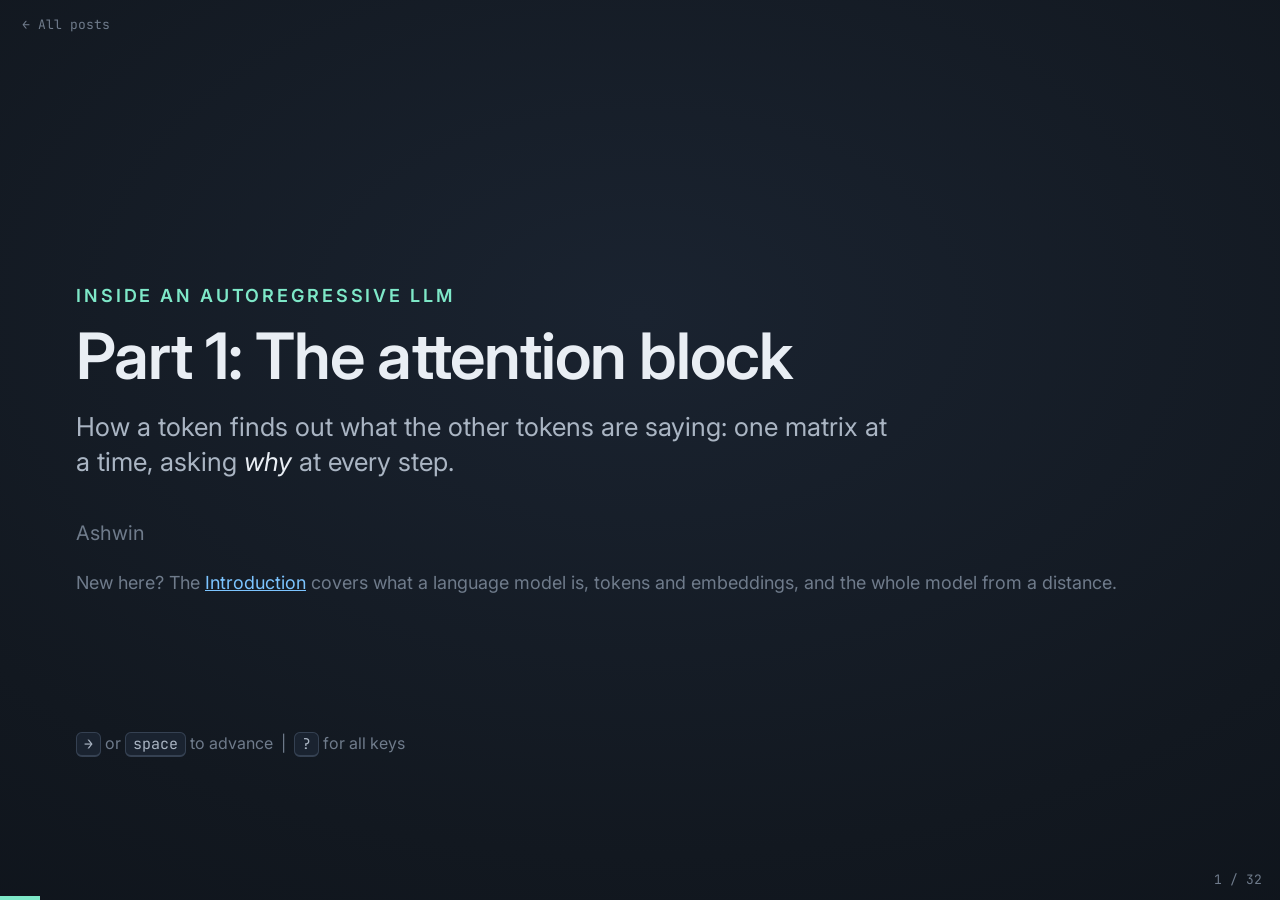
<file: posts/llm-internals-part1-attention/index.html>
<!DOCTYPE html>
<html lang="en">
<head>
<meta charset="utf-8">
<meta name="viewport" content="width=device-width, initial-scale=1">
<title>Inside an Autoregressive LLM, Part 1: Attention</title>
<meta name="description" content="How the attention block of a transformer works, one matrix at a time, with real GPT-2 attention patterns.">
<link rel="preconnect" href="https://fonts.googleapis.com">
<link rel="preconnect" href="https://fonts.gstatic.com" crossorigin>
<link href="https://fonts.googleapis.com/css2?family=Inter:wght@400;500;600;700&family=JetBrains+Mono:wght@400;500&display=swap" rel="stylesheet">
<style>
:root{
  --bg:#121820; --bg2:#1a2330; --bg3:#222d3b;
  --ink:#e9eef4; --ink2:#aab5c3; --ink3:#6f7b8b;
  --grid:#2a3442; --grid2:#354152;
  --q:#7ee8c8; --k:#7cc4ff; --v:#f6d56a; --o:#c4b5fd; --bad:#ff8a7a;
  --h1:#f7a1cf; --h2:#ffb86c; --h3:#b5e07a;
  --sans:Inter,system-ui,-apple-system,"Segoe UI",Roboto,Helvetica,Arial,sans-serif;
  --serif:"Iowan Old Style","Palatino Linotype",Palatino,"Book Antiqua",Georgia,serif;
  --mono:"JetBrains Mono",ui-monospace,SFMono-Regular,Menlo,Consolas,monospace;
}
*{box-sizing:border-box}
html,body{margin:0;height:100%;overflow:hidden;background:var(--bg);color:var(--ink);font-family:var(--sans);-webkit-font-smoothing:antialiased}
body{background:radial-gradient(1400px 900px at 50% 35%,#1a2330 0%,#121820 60%,#0d1219 100%)}
#deck{position:absolute;left:50%;top:50%;width:1280px;height:720px;transform-origin:center center}
#deck>section{position:absolute;inset:0;padding:54px 76px 60px;opacity:0;pointer-events:none;transform:translateY(14px);transition:opacity .38s ease,transform .38s ease}
#deck>section.active{opacity:1;pointer-events:auto;transform:none}

/* ---------- typography ---------- */
.kicker{font-size:15px;font-weight:600;letter-spacing:.16em;text-transform:uppercase;color:var(--q);margin:0 0 10px}
h1{font-size:42px;font-weight:600;letter-spacing:-.015em;line-height:1.12;margin:0 0 22px;color:var(--ink)}
h1 .dim{color:var(--ink3);font-weight:500}
h2{font-size:26px;font-weight:600;margin:0 0 10px}
p,li{font-size:23px;line-height:1.45;color:var(--ink2);margin:0 0 14px}
p.big{font-size:28px;color:var(--ink)}
strong,b{color:var(--ink);font-weight:600}
em{color:var(--ink);font-style:italic}
ul{padding-left:26px;margin:0}
li{margin-bottom:10px}
.small{font-size:18px;color:var(--ink3)}
.muted{color:var(--ink3)}
.sub{font-size:20px;color:var(--ink3);margin:-10px 0 20px}
a{color:var(--k)}
.c-q{color:var(--q)} .c-k{color:var(--k)} .c-v{color:var(--v)} .c-o{color:var(--o)} .c-bad{color:var(--bad)}
.c-h1{color:var(--h1)} .c-h2{color:var(--h2)} .c-h3{color:var(--h3)}

/* math */
.m{font-family:var(--serif);font-style:italic;font-size:1.06em}
.m .r{font-style:normal}
sub,sup{font-size:.62em;line-height:0;font-style:normal;font-family:var(--sans)}
sub{vertical-align:-.28em} sup{vertical-align:.5em}
.eq{font-family:var(--serif);font-size:36px;text-align:center;color:var(--ink);margin:14px 0 22px;letter-spacing:.01em}
.eq i{font-style:italic}
.eq .op{color:var(--ink3);padding:0 .25em;font-style:normal}
.eq .frac{display:inline-flex;flex-direction:column;vertical-align:middle;text-align:center;margin:0 .2em}
.eq .frac>span{padding:0 .3em}
.eq .frac>span:first-child{border-bottom:2px solid var(--ink2)}
.eq .r{font-style:normal}
.mono{font-family:var(--mono);font-size:.92em;color:var(--ink)}
.shape{font-family:var(--mono);font-size:19px;color:var(--ink3);white-space:nowrap}
.kbd{font-family:var(--mono);font-size:15px;border:1px solid var(--grid2);border-bottom-width:2px;border-radius:6px;padding:1px 7px;color:var(--ink2);background:var(--bg2)}

/* ---------- layout helpers ---------- */
.cols{display:flex;gap:40px;align-items:flex-start}
.cols.center{align-items:center}
.col{flex:1;min-width:0}
.col.narrow{flex:.8}
.col.wide{flex:1.35}
.stack{display:flex;flex-direction:column;gap:14px}
.card{background:var(--bg2);border:1px solid var(--grid);border-radius:14px;padding:18px 22px}
.card h2{font-size:22px;margin-bottom:6px}
.card p{font-size:20px;margin:0}
.card.qkv{min-height:118px}
.callout{border-left:4px solid var(--q);padding:10px 18px;background:rgba(126,232,200,.06);border-radius:0 12px 12px 0;margin:14px 0}
.callout p{margin:0;font-size:21px}
.callout.warn{border-color:var(--bad);background:rgba(255,138,122,.07)}
.callout.k{border-color:var(--k);background:rgba(124,196,255,.06)}
.callout.v{border-color:var(--v);background:rgba(246,213,106,.06)}
.callout.o{border-color:var(--o);background:rgba(196,181,253,.06)}
.note{position:absolute;left:76px;right:76px;bottom:26px;font-size:16px;color:var(--ink3);margin:0}
.dg{display:block;margin:6px auto}
.dg svg{display:block;margin:0 auto;overflow:visible}
svg text{font-family:var(--sans)}
svg .mono{font-family:var(--mono)}
.center-x{text-align:center}

/* token chips */
.sent{display:flex;flex-wrap:wrap;gap:8px;margin:10px 0 26px}
.tok{font-size:24px;padding:6px 14px;border:1px solid var(--grid2);border-radius:10px;background:var(--bg2);color:var(--ink);font-weight:500}
.tok.hero{border-color:var(--q);color:var(--q);box-shadow:0 0 0 1px rgba(126,232,200,.3)}
.tok.cand{border-color:var(--ink2);color:var(--ink);font-weight:600}
.tok.dim{color:var(--ink3)}

/* fragments */
.frag{opacity:0;transform:translateY(8px);transition:opacity .4s ease,transform .4s ease}
.frag.on{opacity:1;transform:none}
svg .frag{transform:none;transition:opacity .4s ease}
.hl{opacity:0;transition:opacity .4s ease}
.hl.on{opacity:1}
.fade{transition:opacity .4s ease}
.fade.on{opacity:0}
.frag.swap{position:absolute;inset:0}
.h-swap{position:relative}
.h-swap h1{transition:opacity .4s ease}
.h-swap h1.b{position:absolute;left:0;top:0;opacity:0;color:var(--q)}
.h-swap.on h1.a{opacity:0}
.h-swap.on h1.b{opacity:1}
.cap{display:flex;justify-content:space-between;align-items:center;gap:24px;font-size:21px;color:var(--ink);margin:6px 0 0;min-height:34px}
.cap>span:first-child{flex:1}
.cap .r{font-family:var(--mono);font-size:15px;color:var(--q);margin-right:10px;letter-spacing:.08em;text-transform:uppercase}
.ctl{display:flex;gap:8px;flex:none}
.ctl button{font:inherit;font-size:15px;font-family:var(--mono);color:var(--ink2);background:var(--bg2);border:1px solid var(--grid2);border-bottom-width:2px;border-radius:8px;padding:5px 12px;cursor:pointer}
.ctl button:hover{color:var(--ink);border-color:var(--ink3)}
.hl.now{opacity:1;transition:none}
.pipe .g{opacity:0;transition:opacity .4s ease}
.pipe .g.on{opacity:1}

/* title & dividers */
section.title{display:flex;flex-direction:column;justify-content:center;padding-left:110px}
section.title .kicker{font-size:18px}
section.title h1{font-size:64px;max-width:900px;margin-bottom:18px}
section.title .sub{font-size:26px;color:var(--ink2);max-width:820px;margin:0 0 40px;line-height:1.35}
section.title .by{font-size:20px;color:var(--ink3)}
section.title .hint{position:absolute;bottom:40px;left:76px;font-size:16px;color:var(--ink3)}
section.divider{display:flex;flex-direction:column;justify-content:center;align-items:flex-start;padding-left:110px}
section.divider .num{font-family:var(--serif);font-style:italic;font-size:120px;color:var(--q);line-height:1;opacity:.9;margin-bottom:10px}
section.divider h1{font-size:54px;margin-bottom:10px}
section.divider p{font-size:26px;color:var(--ink3)}
.locator{position:absolute;left:76px;bottom:30px}
.locator svg{display:block}
.ref{font-variant-numeric:tabular-nums}

/* stepper (route slide) */
.route{display:flex;gap:14px;margin:30px 0 34px}
.route .step{flex:1;background:var(--bg2);border:1px solid var(--grid);border-radius:14px;padding:18px 18px 16px;min-height:150px}
.route .step .n{font-family:var(--serif);font-style:italic;font-size:38px;color:var(--q);line-height:1;margin-bottom:8px}
.route .step h2{font-size:21px;margin:0 0 6px}
.route .step p{font-size:17px;margin:0;color:var(--ink3)}
.soon{display:flex;gap:12px}
.soon span{font-size:17px;color:var(--ink3);border:1px dashed var(--grid2);border-radius:10px;padding:8px 14px}

/* tables */
table{border-collapse:collapse;font-size:21px;color:var(--ink2)}
th{font-weight:600;color:var(--ink3);text-align:left;padding:8px 22px 8px 0;border-bottom:1px solid var(--grid2);font-size:17px;letter-spacing:.04em;text-transform:uppercase}
td{padding:10px 22px 10px 0;border-bottom:1px solid var(--grid)}
td.num,th.num{text-align:right;font-family:var(--mono);font-size:20px}
table.sym td:first-child{white-space:nowrap;padding-right:30px}
table.sym{width:100%}
table.sym th{padding:6px 12px 6px 0}
table.sym td{padding:9px 12px 9px 0;white-space:nowrap}
table.sym td:nth-child(2){white-space:normal}
table.sym th.num{text-transform:none;letter-spacing:0;font-size:15px;white-space:nowrap}
table.sym td.num{padding-left:6px}
table.sym td.num{padding-left:18px}
td b{color:var(--ink)}

/* pipeline (follow-one-token) */
.pipe{font-family:var(--mono);font-size:18px;color:var(--ink2);border-collapse:separate;border-spacing:0 2px}
.pipe th{font-family:var(--sans);font-size:14px;letter-spacing:.06em;color:var(--ink3);text-transform:none;padding:4px 14px 8px 14px;border:none;text-align:center}
.pipe th small{display:block;font-size:12px;color:var(--ink3);font-weight:400;letter-spacing:0}
.pipe td{padding:3px 14px;text-align:center;border:none;background:var(--bg2)}
.pipe td:first-child{text-align:right;font-family:var(--sans);color:var(--ink);border-radius:8px 0 0 8px}
.pipe td:last-child{border-radius:0 8px 8px 0}
.pipe tr.masked.on td{color:var(--ink3)}
.pipe td.keep{color:var(--ink3);font-family:var(--sans);font-size:15px}
.pipe tr.masked td.inf{color:var(--bad)}
.pipe tr.hi td{background:var(--bg3)}
.pipe .neg{color:var(--bad)} .pipe .pos{color:var(--q)}
.pipe td{white-space:nowrap}
.pipe.big{font-size:18px;border-spacing:0 3px}
.pipe.big td{padding:4px 14px}
.pipe.big th{font-size:15px}

/* HUD */
#bar{position:fixed;left:0;bottom:0;height:4px;background:var(--q);width:0;transition:width .3s ease;z-index:5}
#counter{position:fixed;right:18px;bottom:12px;font-family:var(--mono);font-size:13px;color:var(--ink3);z-index:5}
#home{position:fixed;left:14px;top:12px;font-family:var(--mono);font-size:13px;color:var(--ink3);text-decoration:none;z-index:5;padding:4px 8px;border-radius:6px}
#home:hover,#home:focus-visible{color:var(--ink);background:var(--bg2)}
#help{position:fixed;inset:0;background:rgba(9,13,18,.86);display:none;align-items:center;justify-content:center;z-index:10}
#help.open{display:flex}
#help .box{background:var(--bg2);border:1px solid var(--grid2);border-radius:16px;padding:28px 36px;max-width:520px}
#help h2{margin-bottom:14px}
#help p{font-size:18px;margin:6px 0;color:var(--ink2)}

/* print: one slide per page, all fragments visible */
@media print{
  html,body{overflow:visible;background:#fff}
  body{background:#121820}
  #deck{position:static;transform:none!important;width:auto;height:auto}
  #deck>section{position:relative;opacity:1;transform:none;width:1280px;height:720px;page-break-after:always;break-after:page;background:var(--bg);transition:none}
  .frag,.hl,.fade,.pipe .g{opacity:1;transform:none;transition:none}
  .pipe tr.masked td{color:var(--ink3)}
  .fade.on{opacity:1}
  .frag.swap,.h-swap h1.b{display:none}
  #bar,#counter,#help,#home{display:none}
  @page{size:1280px 720px;margin:0}
}
</style>
</head>
<body>
<div id="deck">
<!-- 0 · title -->
<section class="title">
  <p class="kicker">Inside an autoregressive LLM</p>
  <h1>Part 1: The attention block</h1>
  <p class="sub">How a token finds out what the other tokens are saying: one matrix at a time, asking <em>why</em> at every step.</p>
  <p class="by">Ashwin</p>
  <p class="small" style="margin-top:8px">New here? The <a href="../llm-internals-intro/">Introduction</a> covers what a language model is, tokens and embeddings, and the whole model from a distance.</p>
  <p class="hint"><span class="kbd">→</span> or <span class="kbd">space</span> to advance &nbsp;|&nbsp; <span class="kbd">?</span> for all keys</p>
</section>

<!-- 1 · where we are -->
<section id="s-arch">
  <p class="kicker">Before we start</p>
  <h1>Where we are: one layer, two blocks</h1>
  <p class="sub">From the Introduction: text becomes tokens, each token becomes a vector (one row of <span class="m">X</span>), and <span class="m">N</span> layers of the same design, each with its own parameters, are applied one after another. Inside each layer, two blocks.</p>
  <div class="dg" id="dg-block"></div>
  <div class="cols" style="margin-top:6px">
    <div class="col"><p class="frag" data-target="#dg-block .hl-attn"><strong>Attention block:</strong> the tokens exchange information. It is the only place in the whole model where one token's vector can influence another's.</p></div>
    <div class="col"><p class="frag"><strong>MLP block:</strong> each token is transformed on its own, without looking at the others. (Part 2.)</p></div>
  </div>
  <div class="callout frag"><p>In one sentence: <strong>attention is the step where every token gathers information from itself and the tokens before it, weighted by how relevant each of them looks.</strong> The rest of this deck is that sentence, made precise.</p></div>
</section>

<!-- 5 · the question -->
<section>
  <p class="kicker">The question</p>
  <h1>What does <span class="c-q">it</span> refer to?</h1>
  <div class="sent">
    <span class="tok">The</span><span class="tok cand">cat</span><span class="tok">chased</span><span class="tok">the</span><span class="tok cand">mouse</span><span class="tok">because</span><span class="tok hero">it</span><span class="tok">was</span><span class="tok">hungry</span>
  </div>
  <p class="big">Every token enters the model as a vector. On its own, the vector for <em>it</em> knows nothing about cats or mice.</p>
  <p class="big frag">Something has to move information from <em>cat</em> into <em>it</em>.</p>
  <p class="big frag">That something is <strong>attention</strong>. Let's build it one matrix at a time, and ask <em>why</em> at every step.</p>
  <p class="note">This sentence runs through the whole deck. The token <em>it</em> is shown in green throughout, and the two nouns it might refer to are in bold. The real numbers later on come from GPT-2 small reading exactly these nine tokens.</p>
</section>

<!-- 2 · route -->
<section>
  <p class="kicker">The route</p>
  <h1>Five stops inside the attention block</h1>
  <p class="sub">The names below are previews; each stop defines them properly.</p>
  <div class="route">
    <div class="step"><div class="n">1</div><h2>Setup</h2><p>The input <span class="m">X</span>, and three matrices made from it: <span class="m">Q</span>, <span class="m">K</span>, <span class="m">V</span></p></div>
    <div class="step"><div class="n">2</div><h2>Scores</h2><p>Every token against every token: <span class="m">S</span> = <span class="m">Q·K<sup>T</sup></span></p></div>
    <div class="step"><div class="n">3</div><h2>Weights</h2><p>Three steps turn scores into weights: divide by √<span class="m">d<sub>k</sub></span>, mask, softmax</p></div>
    <div class="step"><div class="n">4</div><h2>Values</h2><p>Collecting what you paid attention to: multiply by <span class="m">V</span></p></div>
    <div class="step"><div class="n">5</div><h2>Heads &amp; stream</h2><p>Many heads, <span class="m">W<sub>o</sub></span>, adding the result back onto <span class="m">X</span>, and the whole attention block in one picture</p></div>
  </div>
  <p class="small" style="margin-bottom:10px">Coming in later parts</p>
  <div class="soon"><span>Part 2: The MLP block</span><span>Part 3: Token flow through the layers</span><span>Part 4: The language-modelling head</span></div>
</section>

<!-- divider 1 -->
<section class="divider">
  <div class="num">1</div>
  <h1>Setup</h1>
  <p>The input <span class="m">X</span>, and three matrices made from it: <span class="m">Q</span>, <span class="m">K</span>, <span class="m">V</span></p>
  <div class="locator" data-stage="qkv"></div>
</section>

<!-- 3 · input X -->
<section>
  <p class="kicker">Stop 1: Setup</p>
  <h1>The input: one row per token</h1>
  <div class="cols">
    <div class="col narrow"><div class="dg" id="dg-x"></div></div>
    <div class="col">
      <table class="sym">
        <tr><th></th><th></th><th class="num">GPT-2 small</th><th class="num">LLaMA-2 7B</th></tr>
        <tr><td><span class="m">L</span></td><td>number of tokens</td><td class="num" colspan="2" style="text-align:center">9 here</td></tr>
        <tr><td><span class="m">d</span><sub>model</sub></td><td>embedding width</td><td class="num">768</td><td class="num">4096</td></tr>
        <tr><td><span class="m">h</span></td><td>attention heads</td><td class="num">12</td><td class="num">32</td></tr>
        <tr><td><span class="m">d<sub>k</sub></span> = <span class="m">d</span><sub>model</sub> / <span class="m">h</span></td><td>width per head</td><td class="num">64</td><td class="num">128</td></tr>
      </table>
      <p class="frag" style="font-size:20px;margin-top:12px"><strong>Heads:</strong> the attention block runs <span class="m">h</span> copies of everything that follows, side by side, each in a narrower width <span class="m">d<sub>k</sub></span>. We build one head first (Stops 1 to 4) and combine them at Stop 5.</p>
      <div class="callout frag"><p><strong>Order-blind.</strong> Apart from the mask at Stop 3, nothing we build from here knows that <em>cat</em> comes before <em>chased</em>. Position is injected either here (GPT-2 adds a position vector to each row of <span class="m">X</span>) or later, inside attention (LLaMA rotates the <span class="m">Q</span> and <span class="m">K</span> we build next: RoPE). That one sentence is all we say about it today.</p></div>
    </div>
  </div>
</section>

<!-- 4 · three questions -->
<section>
  <p class="kicker">Stop 1: Setup</p>
  <h1>Every token asks three questions</h1>
  <div class="cols">
    <div class="col card qkv" style="border-color:rgba(126,232,200,.4)"><h2 class="c-q">Query &nbsp;<span class="m">Q</span></h2><p>“What am I looking for?”</p></div>
    <div class="col card qkv" style="border-color:rgba(124,196,255,.4)"><h2 class="c-k">Key &nbsp;<span class="m">K</span></h2><p>“What do I have to offer?”</p></div>
    <div class="col card qkv" style="border-color:rgba(246,213,106,.4)"><h2 class="c-v">Value &nbsp;<span class="m">V</span></h2><p>“What do I give if picked?”</p></div>
  </div>
  <p class="big frag" style="margin-top:30px">A library: your search phrase is the <span class="c-q">query</span>, the label on each spine is a <span class="c-k">key</span>, the book itself is the <span class="c-v">value</span>. Matching query against keys tells you which books to pull; the values are what you actually read.</p>
  <p class="big frag">All three are <em>the same row of <span class="m">X</span></em> seen through three learned lenses: <span class="m">W<sub>q</sub></span>, <span class="m">W<sub>k</sub></span>, <span class="m">W<sub>v</sub></span>.</p>
  <p class="frag">Stop 2 will dot each token's query with every token's key. Why not dot rows of <span class="m">X</span> with each other directly? Because then “what I look for” and “what I offer” would have to be the same vector. <span class="m">W<sub>q</sub></span> and <span class="m">W<sub>k</sub></span> let them differ.</p>
</section>

<!-- 5 · making Q -->
<section>
  <p class="kicker">Stop 1: Setup</p>
  <h1>Making <span class="c-q">Q</span> for one head</h1>
  <div class="dg" id="dg-q"></div>
  <div class="cols" style="margin-top:14px">
    <div class="col"><p class="frag">Each head owns its own <span class="m">W<sub>q</sub></span>, <span class="m">W<sub>k</sub></span>, <span class="m">W<sub>v</sub></span>, each of shape <span class="shape">[d_model × d_k]</span>. The same recipe gives <span class="c-k">K</span> and <span class="c-v">V</span>.</p></div>
    <div class="col"><p class="frag">Row <span class="m">i</span> of <span class="m">Q</span> is token <span class="m">i</span>'s question, compressed from <span class="m">d</span><sub>model</sub> down to <span class="m">d<sub>k</sub></span> numbers. In GPT-2 small: 768 → 64, once in each of the 12 heads.</p></div>
  </div>
</section>

<!-- 6 · the packing trick -->
<section id="s-pack">
  <p class="kicker">Stop 1: Setup</p>
  <h1>The packing trick: all heads in one multiplication</h1>
  <p class="sub">Put the three lenses side by side and multiply once. Drawn with 3 heads for space; GPT-2 small has 12.</p>
  <div class="dg" id="dg-fuse"></div>
  <div class="cap" id="fuse-cap-row"><span id="fuse-cap"></span><span class="ctl"><button type="button" id="fuse-replay">Replay</button></span></div>
  <p class="note">GPT-2 packs <span class="m">Q</span>, <span class="m">K</span> and <span class="m">V</span> too: one 768 × 2304 matrix (<span class="mono">c_attn</span> in the released parameters), split three ways afterwards.</p>
</section>

<!-- 7 · divider -->
<section class="divider">
  <div class="num">2</div>
  <h1>Scores</h1>
  <p>One number for every pair of tokens: <span class="m">S</span> = <span class="m">Q·K<sup>T</sup></span></p>
  <div class="locator" data-stage="scores"></div>
</section>

<!-- 8 · why transpose -->
<section id="s-transpose">
  <p class="kicker">Stop 2: Scores</p>
  <h1>The scores are <span class="m">S</span> = <span class="m">Q·K<sup>T</sup></span>. Why the transpose?</h1>
  <p class="sub">We want an <span class="m">L</span> × <span class="m">L</span> table <span class="m">S</span> with cell (<span class="m">i</span>, <span class="m">j</span>) = <span class="m">q<sub>i</sub></span> · <span class="m">k<sub>j</sub></span>: <strong>every query against every key</strong>.</p>
  <div class="dg" id="dg-qkT"></div>
  <div class="cap"><span id="qkT-cap"></span><span class="ctl"><button type="button" id="qkT-replay">Replay</button></span></div>
</section>

<!-- 9 · the scores -->
<section>
  <p class="kicker">Stop 2: Scores</p>
  <h1>The scores: every token against every token</h1>
  <div class="cols">
    <div class="col narrow"><div class="dg" id="dg-scores"></div></div>
    <div class="col">
      <p>A dot product is a similarity meter:</p>
      <ul>
        <li>vectors pointing the same way → <span class="c-q">large positive</span></li>
        <li>unrelated (orthogonal) → near <strong>zero</strong></li>
        <li>pointing opposite ways → <span class="c-bad">large negative</span></li>
      </ul>
      <div class="callout frag"><p>Cell (<span class="m">i</span>, <span class="m">j</span>) is not “how much <span class="m">i</span> attends to <span class="m">j</span>” yet. It is “how well what <span class="m">i</span> wants lines up with what <span class="m">j</span> offers”. Stop 3 turns alignment into a share.</p></div>
      <p class="frag">Look at row <em>it</em>: the two nouns score highest. Toy numbers, but the shape of the idea is right.</p>
    </div>
  </div>
  <p class="note">Toy example: <span class="m">d<sub>k</sub></span> = 2, matrices chosen so the arithmetic is checkable by hand. Raw products <span class="m">q<sub>i</sub></span> · <span class="m">k<sub>j</sub></span>, nothing applied yet. We follow row <em>it</em> to the end on slide <span class="ref" data-ref="s-follow"></span>.</p>
</section>

<!-- 10 · packing breaks -->
<section id="s-fail">
  <p class="kicker">Stop 2: Scores</p>
  <h1>The packing trick breaks here</h1>
  <p class="sub">Could we score in one shot, packed <span class="m">[Q<sup>1</sup>|Q<sup>2</sup>|Q<sup>3</sup>]</span> times packed <span class="m">[K<sup>1</sup>|K<sup>2</sup>|K<sup>3</sup>]<sup>T</sup></span>? Watch one cell.</p>
  <div class="dg" id="dg-fail"></div>
  <div class="cap"><span id="fail-cap"></span><span class="ctl"><button type="button" id="fail-replay">Replay</button></span></div>
</section>

<!-- 11 · cost -->
<section>
  <p class="kicker">Stop 2: Scores</p>
  <h1>The price of the table: <span class="m">L</span><sup>2</sup></h1>
  <div class="cols">
    <div class="col">
      <table>
        <tr><th>Context <span class="m">L</span></th><th class="num">Cells per head, per layer</th></tr>
        <tr><td>1,024 <span class="muted">(GPT-2)</span></td><td class="num">1.0 million</td></tr>
        <tr><td>8,192</td><td class="num">67 million</td></tr>
        <tr><td>131,072 <span class="muted">(128k)</span></td><td class="num">17.2 billion</td></tr>
      </table>
      <p class="small" style="margin-top:12px">…then × <span class="m">h</span> heads × <span class="m">N</span> layers, every time the model runs (one “forward pass”).</p>
    </div>
    <div class="col">
      <p class="big frag">Double the context, quadruple the work (and the memory for the table).</p>
      <p class="frag">That is why long context is expensive, why a technique called FlashAttention avoids ever writing the full table out, and why so much research goes into cheaper substitutes for this one multiplication.</p>
    </div>
  </div>
</section>

<!-- 12 · divider -->
<section class="divider">
  <div class="num">3</div>
  <h1>Weights</h1>
  <p>Three steps turn scores into weights: divide by √<span class="m">d<sub>k</sub></span>, mask the future, softmax</p>
  <div class="locator" data-stage="weights"></div>
</section>

<!-- 13 · softmax -->
<section>
  <p class="kicker">Stop 3: Weights</p>
  <h1>Softmax: a budget of exactly 1</h1>
  <p class="sub">The recipe, in running order: divide by √<span class="m">d<sub>k</sub></span> → mask the future → softmax. We explain softmax first (the goal), then the two preparations.</p>
  <div class="eq" style="font-size:32px;margin:0 0 14px"><i>A<sub>ij</sub></i><span class="op">=</span><span class="frac"><span><span class="r">e</span><sup><i>S<sub>ij</sub></i></sup></span><span>Σ<sub><i>m</i></sub> <span class="r">e</span><sup><i>S<sub>im</sub></i></sup></span></span></div>
  <div class="cols">
    <div class="col">
      <p>Softmax turns each row of scores into shares that sum to 1. Call the result <span class="m">A</span>: token <span class="m">i</span> now has a budget of exactly one unit to spend across the tokens it looks at. Each share is an attention <em>weight</em>.</p>
      <p class="frag">Why <span class="r">e</span><sup><span class="m">x</span></sup> rather than dividing by the row sum? Scores can be negative. The exponential makes everything positive, keeps the order, and stretches gaps: a score higher by 2 gets e² ≈ 7.4× the share.</p>
    </div>
    <div class="col">
      <table class="pipe" id="sm-table"></table>
      <p class="small" style="margin-top:8px">Row <em>it</em>, raw scores. Still off: the spread (next slide) and the future (the slide after).</p>
    </div>
  </div>
</section>

<!-- 14 · sqrt dk -->
<section>
  <p class="kicker">Stop 3: Weights</p>
  <h1>Step 1 of the recipe: divide by √<span class="m">d<sub>k</sub></span>. Why?</h1>
  <div class="cols center">
    <div class="col">
      <p><span class="m">q</span> · <span class="m">k</span> is a sum of <span class="m">d<sub>k</sub></span> products. If the entries are of size about 1, the sum's spread (its standard deviation; the <span class="m">d<sub>k</sub></span> variances add up) grows like <strong>√<span class="m">d<sub>k</sub></span></strong>. With <span class="m">d<sub>k</sub></span> = 64, raw scores come out ×8 too wide.</p>
      <div class="callout frag"><p>Softmax stretches gaps exponentially, so scores spread by ±8 give one token essentially the whole budget and the rest nothing. Nothing can be learned from the ones that got nothing (learning happens in training, which we skip). Divide by √<span class="m">d<sub>k</sub></span> and the spread is back to ~1: softmax stays <em>soft</em>, and learning can proceed. (Row <em>it</em>: <em>cat</em>'s share drops from .264 to .217 and the others gain.)</p></div>
      <p class="frag">From here on, <span class="m">S</span> means <span class="m">Q·K<sup>T</sup></span> / √<span class="m">d<sub>k</sub></span>.</p>
    </div>
    <div class="col narrow"><div class="dg" id="dg-sm"></div></div>
  </div>
</section>

<!-- 15 · the reveal -->
<section id="s-mask">
  <p class="kicker">Stop 3: Weights</p>
  <div class="h-swap"><h1 class="a">Something is wrong.</h1><h1 class="b">Step 2 of the recipe: the causal mask.</h1></div>
  <div class="cols">
    <div class="col narrow" style="position:relative">
      <div class="dg fade" id="dg-reveal-un"></div>
      <div class="dg frag swap" id="dg-reveal-mask" data-order="3" data-target="#dg-reveal-un"></div>
    </div>
    <div class="col">
      <p class="frag" data-order="1" data-target="#dg-reveal-un .hl-cell">Token 3, <em>chased</em>, has been reading token 8, <em>was</em>. For a model whose entire job is <strong>to predict the next token</strong>, that is cheating: the answer is sitting on the table.</p>
      <p class="frag" data-order="2" data-target="#dg-reveal-un .hl-tri">Every cell above the diagonal is a peek into the future. Fix: before the softmax, set every cell with <span class="m">j</span> &gt; <span class="m">i</span> to −∞. Since <span class="r">e</span><sup>−∞</sup> = 0, those cells get exactly zero budget.</p>
      <div class="callout frag" data-order="4" data-target=".h-swap"><p>The <strong>causal mask</strong>. The table turns lower-triangular and each row's shares are recomputed over the past only. This one line is what makes the model <em>autoregressive</em>.</p></div>
    </div>
  </div>
</section>

<!-- 16 · what the mask buys -->
<section>
  <p class="kicker">Stop 3: Weights</p>
  <h1>What the mask buys us</h1>
  <div class="stack">
    <div class="card frag"><h2>Training: <span class="m">L</span> exercises in one pass</h2><p>Token 1 guesses token 2, token 2 guesses token 3, … all at once, in a single forward pass, and nobody can peek. Every position is a practice question, and that is how an LLM is trained.</p></div>
    <div class="card frag"><h2>Proof it works: GPT-2 small, layer 4 head 3, row <em>it</em></h2>
      <table class="pipe" style="margin-top:6px">
        <tr><th></th><th>The</th><th>cat</th><th>chased</th><th>the</th><th>mouse</th><th>because</th><th>it</th><th>was</th><th>hungry / tasty</th></tr>
        <tr><td>…because it was <b>hungry</b></td><td>.040</td><td class="pos">.510</td><td>.019</td><td>.013</td><td class="pos">.397</td><td>.013</td><td>.010</td><td>0</td><td>0</td></tr>
        <tr><td>…because it was <b>tasty</b></td><td>.040</td><td class="pos">.510</td><td>.019</td><td>.013</td><td class="pos">.397</td><td>.013</td><td>.010</td><td>0</td><td>0</td></tr>
      </table>
      <p style="margin-top:8px">Identical to every decimal. When the model processes <em>it</em>, the word that would disambiguate it has not been written yet.</p></div>
    <div class="card frag"><h2>Using the trained model (inference): nothing in the past ever changes</h2><p>A token's key and value never depend on later tokens, so they can be computed once and cached. Generating the next token only needs one new row: the KV cache. (Part 3.)</p></div>
  </div>
</section>

<!-- 17 · real heatmap -->
<section>
  <p class="kicker">Stop 3: Weights</p>
  <h1>A real attention matrix</h1>
  <p class="sub">GPT-2 small, layer 4, head 3 (0-based) &nbsp;|&nbsp; after mask and softmax &nbsp;|&nbsp; rows look, columns are looked at</p>
  <div class="cols">
    <div class="col narrow"><div class="dg" id="dg-real"></div></div>
    <div class="col">
      <p>Lower-triangular: the mask, live.</p>
      <p class="frag" data-target="#dg-real .hl-it">Row <em>it</em>: 0.51 on <em>cat</em>, 0.40 on <em>mouse</em>. This head collects the nouns, the candidates for what <em>it</em> could mean. Rows <em>was</em> and <em>hungry</em> keep doing the same.</p>
      <p class="frag" data-target="#dg-real .hl-c0">The first column soaks up whatever budget a row has no use for (0.91 from <em>cat</em>, 0.62 from <em>mouse</em>). Hold that thought for slide <span class="ref" data-ref="s-induct"></span>.</p>
    </div>
  </div>
</section>

<!-- 18 · divider -->
<section class="divider">
  <div class="num">4</div>
  <h1>Values</h1>
  <p><span class="m">Z</span> = <span class="m">A·V</span>: a weighted average of the value rows</p>
  <div class="locator" data-stage="values"></div>
</section>

<!-- 19 · A·V -->
<section>
  <p class="kicker">Stop 4: Values</p>
  <h1>Multiply by <span class="c-v">V</span>: a weighted average</h1>
  <div class="dg" id="dg-av"></div>
  <div class="cols" style="margin-top:14px">
    <div class="col">
      <div class="eq" style="font-size:32px;margin:0 0 10px"><i>z<sub>i</sub></i><span class="op">=</span>Σ<sub><i>j</i></sub> <i>A<sub>ij</sub></i> <i>v<sub>j</sub></i></div>
      <p class="frag" data-target="#dg-av .hl">Call the result <span class="m">Z</span>. Row <span class="m">i</span> of <span class="m">Z</span> is a blend of value vectors, weighted by row <span class="m">i</span>'s shares. The new vector for <em>it</em> is mostly what <em>cat</em> and <em>mouse</em> handed over. The information has moved.</p>
    </div>
    <div class="col"><p class="frag"><span class="m">Z</span> has one row per token, <span class="m">d<sub>k</sub></span> wide. Shapes: <span class="shape">[L × L]·[L × d_k] → [L × d_k]</span>. No transpose this time: <span class="m">V</span>'s rows are already tokens, which is exactly what the columns of <span class="m">A</span> index.</p></div>
  </div>
</section>

<!-- 20 · follow one token -->
<section id="s-follow">
  <p class="kicker">Stop 4: Values</p>
  <h1>Follow one token all the way through</h1>
  <p class="sub">Toy numbers, head 1, <span class="m">d<sub>k</sub></span> = 2, <span class="m">q</span><sub>it</sub> = [−0.92, 0.46]. Every number below is reproducible by hand.</p>
  <span class="frag" data-target="#pipe-table .g1"></span><span class="frag" data-target="#pipe-table .g2, #pipe-table tr.masked"></span><span class="frag" data-target="#pipe-table .g3"></span><span class="frag" data-target="#pipe-table .g4"></span>
  <table class="pipe big" id="pipe-table"></table>
  <p class="note frag">Sum of the last column: <span class="mono">z<sub>it</sub> = [−0.49, 0.03]</span>, the new 2-number summary of <em>it</em> from this head. Real models do this in 64 or 128 dimensions, but the arithmetic is the same.</p>
</section>

<!-- 21 · divider -->
<section class="divider">
  <div class="num">5</div>
  <h1>Heads and the residual stream</h1>
  <p>Putting the picture back together</p>
  <div class="locator" data-stage="heads"></div>
</section>

<!-- 22 · why heads -->
<section>
  <p class="kicker">Stop 5: Heads</p>
  <h1>One head, one pattern</h1>
  <div class="dg" id="dg-heads"></div>
  <p class="frag" style="margin-top:14px">Each head has its own lenses <span class="m">W<sub>q</sub></span>, <span class="m">W<sub>k</sub></span>, <span class="m">W<sub>v</sub></span>, and learns its own way of relating tokens: “the token before me”, “the nouns so far”, … A sentence needs several of these at once. The odd one out on the right is not broken. Watch.</p>
  <p class="note">All three are GPT-2 small on our sentence. Layer 4 head 11 puts 0.99+ on the previous token at every position after the first.</p>
</section>

<!-- 23 · induction -->
<section id="s-induct">
  <p class="kicker">Stop 5: Heads</p>
  <h1>The idle head wakes up</h1>
  <p class="sub">Layer 5, head 1, on the sentence written twice. Hover a cell for its value.</p>
  <div class="cols">
    <div class="col wide"><div class="dg" id="dg-induct"></div></div>
    <div class="col" style="font-size:21px">
      <p style="font-size:21px"><strong>First copy of the sentence:</strong> everything lands on <em>The</em>. With nothing useful to do, the head parks its budget on the first token (an <em>attention sink</em>: what column 1 was absorbing earlier).</p>
      <p class="frag" style="font-size:21px" data-target="#dg-induct .hl-ind"><strong>Second copy:</strong> each token looks at the token that <em>followed</em> its previous occurrence: <em>because</em> → <em>it</em>, <em>it</em> → <em>was</em>. It is predicting by copying.</p>
      <div class="callout frag"><p>An <strong>induction head</strong>: a mechanism behind in-context learning (learning a pattern from the text, with no extra training), in a 2019 model with 124 million learned numbers.</p></div>
    </div>
  </div>
</section>

<!-- 24 · concat + Wo -->
<section>
  <p class="kicker">Stop 5: Heads</p>
  <h1>Bring the heads back together</h1>
  <p class="sub">Drawn with 3 heads for space; GPT-2 small has 12.</p>
  <div class="dg" id="dg-wo"></div>
  <div class="cols" style="margin-top:12px">
    <div class="col"><p class="frag">Concatenation only lays the heads side by side; nothing has mixed yet. <span class="m">W<sub>o</sub></span>, a fourth learned matrix of shape <span class="shape">[d_model × d_model]</span>, is where the heads' outputs get mixed.</p></div>
    <div class="col"><p class="frag" data-target="#dg-wo .hl-blocks">Split <span class="m">W<sub>o</sub></span> into row-blocks and the product is <span class="m">Z<sup>1</sup>·W<sub>o</sub><sup>1</sup> + Z<sup>2</sup>·W<sub>o</sub><sup>2</sup> + Z<sup>3</sup>·W<sub>o</sub><sup>3</sup></span>, one term per head: each head writes its own additive update. Packing is safe again, because adding the heads together is exactly what we want here.</p></div>
  </div>
</section>

<!-- 25 · residual stream -->
<section>
  <p class="kicker">Stop 5: The residual stream</p>
  <h1>Add, don't replace</h1>
  <div class="dg" id="dg-res"></div>
  <div class="eq" style="font-size:32px;margin:8px 0 14px"><i>X</i><span class="op">←</span><i>X</i><span class="op">+</span><span class="r">Attention</span>(<span class="r">LN</span>(<i>X</i>))</div>
  <div class="cols">
    <div class="col"><p class="frag" style="font-size:20px">LN is LayerNorm, the same kind of “norm (LN)” box as in the zoomed-out picture: a per-token rescaling. Every block has one on its way in, and there is a final one before the LM head (Part 4). Strictly, Stop 1 should have read <span class="m">Q</span> = LN(<span class="m">X</span>)·<span class="m">W<sub>q</sub></span>; we left it out until now because it changes nothing in the story. GPT-2 and LLaMA both normalise <em>before</em> each block (LLaMA uses the RMSNorm variant). That is all we say about LN.</p></div>
    <div class="col"><p class="frag"><span class="m">X</span> is a running scratchpad, the <strong>residual stream</strong>. The attention block reads it, computes an update of shape <span class="shape">[L × d_model]</span>, and <em>adds</em> it back. What a token already knew is never thrown away: a block only adds a correction, and a block with nothing to say adds nothing. Every block after this one, in this layer and every later one, reads the same stream.</p></div>
  </div>
</section>

<!-- 26 · summary pipeline -->
<section>
  <p class="kicker">Stop 5: The whole attention block</p>
  <h1>The whole attention block: pack, split, pack</h1>
  <p class="sub">LN on the way in is omitted from the picture.</p>
  <div class="dg" id="dg-pipe"></div>
  <p class="frag" style="margin-top:10px"><span class="m">Q</span>, <span class="m">K</span>, <span class="m">V</span> can be packed because each head's result stays in its own columns. The scores cannot, because packing would add the heads' tables together. <span class="m">W<sub>o</sub></span> can be packed again because there, adding the heads together is the point. Knowing which is which is most of what “multi-head” means in practice.</p>
</section>

<!-- 27 · size -->
<section>
  <p class="kicker">Stop 5: The whole attention block</p>
  <h1>How big is one attention block?</h1>
  <div class="eq" style="font-size:30px;margin:0 0 18px"><span class="r">learned numbers</span><span class="op">≈</span>4 · <i>d</i><sub>model</sub><sup>2</sup> <span class="small" style="font-family:var(--sans);font-style:normal">(<span class="m">W<sub>q</sub></span>, <span class="m">W<sub>k</sub></span>, <span class="m">W<sub>v</sub></span>, <span class="m">W<sub>o</sub></span>, each <span class="m">d</span><sub>model</sub> × <span class="m">d</span><sub>model</sub> once packed)</span></div>
  <table>
    <tr><th>Model</th><th class="num">d_model</th><th class="num">heads</th><th class="num">d_k</th><th class="num">layers (N)</th><th class="num">attn / layer</th><th class="num">attn total</th><th class="num">model total</th></tr>
    <tr><td><b>GPT-2 small</b></td><td class="num">768</td><td class="num">12</td><td class="num">64</td><td class="num">12</td><td class="num">2.4 M</td><td class="num">28 M</td><td class="num">124 M</td></tr>
    <tr><td><b>GPT-2 XL</b></td><td class="num">1600</td><td class="num">25</td><td class="num">64</td><td class="num">48</td><td class="num">10.2 M</td><td class="num">492 M</td><td class="num">1.5 B</td></tr>
    <tr><td><b>LLaMA-2 7B</b></td><td class="num">4096</td><td class="num">32</td><td class="num">128</td><td class="num">32</td><td class="num">67 M</td><td class="num">2.1 B</td><td class="num">6.7 B</td></tr>
  </table>
  <p class="frag" style="margin-top:20px">Attention is a third or less of a model's learned numbers. Most of the rest lives in the MLP blocks, which is where Part 2 starts.</p>
</section>

<!-- 28 · the whys -->
<section>
  <p class="kicker">Recap</p>
  <h1>The whys, in one place</h1>
  <div class="cols">
    <div class="col">
      <ul>
        <li><b>Why transpose K?</b> A matrix product dots rows with columns; keys must become columns.</li>
        <li><b>Why softmax?</b> Negative scores → positive shares that sum to 1: a budget.</li>
        <li><b>Why ÷√d<sub>k</sub>?</b> Keep the score spread ~1 so softmax stays soft and every token can still be learned from.</li>
        <li><b>Why the mask?</b> No peeking at the future; <span class="m">L</span> prediction exercises per pass.</li>
      </ul>
    </div>
    <div class="col">
      <ul>
        <li><b>Why many heads?</b> One head = one pattern; a sentence needs several at once.</li>
        <li><b>Why pack Q, K, V and W<sub>o</sub> but not the scores?</b> A product sums over the shared dimension: harmless for Q, K, V, fatal for the scores, wanted for W<sub>o</sub>.</li>
        <li><b>Why W<sub>o</sub>?</b> Concatenation doesn't mix heads; <span class="m">W<sub>o</sub></span> does.</li>
        <li><b>Why add to X?</b> Nothing a token knew is thrown away; each block adds a correction, and can add nothing.</li>
      </ul>
    </div>
  </div>
</section>

<!-- 29 · closing -->
<section class="title">
  <p class="kicker">End of Part 1</p>
  <h1 style="font-size:54px;margin-bottom:12px">Attention moves information <em>between</em> tokens.</h1>
  <p class="sub">Every token's new vector is a blend of what the tokens so far handed over. But notice what did <em>not</em> happen: apart from the lenses and <span class="m">W<sub>o</sub></span>, no token changed its own features. Everything else was mixing.</p>
  <p class="sub frag" style="color:var(--q)" data-target="#closing-locator">Transforming a token's own features is the MLP's job. → Part 2.</p>
  <div class="locator hl" id="closing-locator" data-stage="mlp" style="position:static;margin-top:6px"></div>
  <p class="hint" style="bottom:20px"><span class="kbd">Home</span> to restart &nbsp;|&nbsp; <span class="kbd">P</span> for a printable version</p>
</section>
</div><!-- /deck -->

<a id="home" href="../../" title="Back to all posts">&larr; All posts</a>
<div id="bar"></div>
<div id="counter"></div>
<div id="help"><div class="box">
  <h2>Keys</h2>
  <p><span class="kbd">→</span> <span class="kbd">space</span> <span class="kbd">↓</span> next step / slide</p>
  <p><span class="kbd">←</span> <span class="kbd">↑</span> previous</p>
  <p><span class="kbd">Home</span> / <span class="kbd">End</span> first / last slide</p>
  <p><span class="kbd">F</span> fullscreen &nbsp; <span class="kbd">P</span> print / save as PDF</p>
  <p><span class="kbd">?</span> or <span class="kbd">Esc</span> close this</p>
  <p class="small" style="margin-top:12px">Click or tap the right two-thirds of the screen to advance, the left third to go back. The URL tracks the slide, so you can link to any one.</p>
</div></div>

<script>
/* =========================================================================
   DATA
   toy: hand-checkable example (d_model = 4, h = 2, d_k = 2) on the 9 tokens.
   real: GPT-2 small (124M) attention weights, computed with a plain-numpy
         forward pass over the same sentence; rounded to 3 decimals.
   ========================================================================= */
const TOY = {"tokens":["The","cat","chased","the","mouse","because","it","was","hungry"],"X":[[0.1,0.0,0.0,0.9],[0.9,0.8,0.0,0.0],[0.0,0.2,0.9,0.0],[0.1,0.0,0.0,0.9],[0.9,0.7,0.0,0.1],[0.0,0.0,0.1,0.8],[0.6,0.1,0.0,0.3],[0.0,0.0,0.7,0.3],[0.2,0.5,0.3,0.0]],"Wq":[[-1.0,0.9,-0.9,1.0],[-0.8,-0.8,0.6,0.9],[0.1,-0.7,0.6,-0.8],[-0.8,-0.0,-0.6,-0.4]],"Wk":[[-0.8,0.4,-0.1,0.4],[-0.3,0.9,0.8,0.9],[-0.4,-0.0,-0.1,0.8],[0.6,-0.5,0.6,-0.3]],"Wv":[[-1.0,0.3,1.0,0.6],[0.3,-0.5,0.2,-0.6],[0.6,-0.3,-0.7,-0.0],[-0.6,0.5,0.2,0.2]],"Q":[[-0.82,0.09,-0.63,-0.26],[-1.54,0.17,-0.33,1.62],[-0.07,-0.79,0.66,-0.54],[-0.82,0.09,-0.63,-0.26],[-1.54,0.25,-0.45,1.49],[-0.63,-0.07,-0.42,-0.4],[-0.92,0.46,-0.66,0.57],[-0.17,-0.49,0.24,-0.68],[-0.57,-0.43,0.3,0.41]],"K":[[0.46,-0.41,0.53,-0.23],[-0.96,1.08,0.55,1.08],[-0.42,0.18,0.07,0.9],[0.46,-0.41,0.53,-0.23],[-0.87,0.94,0.53,0.96],[0.44,-0.4,0.47,-0.16],[-0.33,0.18,0.2,0.24],[-0.1,-0.15,0.11,0.47],[-0.43,0.53,0.35,0.77]],"V":[[-0.64,0.48,0.28,0.24],[-0.66,-0.13,1.06,0.06],[0.6,-0.37,-0.59,-0.12],[-0.64,0.48,0.28,0.24],[-0.75,-0.03,1.06,0.14],[-0.42,0.37,0.09,0.16],[-0.75,0.28,0.68,0.36],[0.24,-0.06,-0.43,0.06],[0.13,-0.28,0.09,-0.18]],"S_raw":[[-0.41,0.88,0.36,-0.41,0.8,-0.4,0.29,0.07,0.4],[-0.78,1.66,0.68,-0.78,1.5,-0.75,0.54,0.13,0.75],[0.29,-0.79,-0.11,0.29,-0.68,0.29,-0.12,0.13,-0.39],[-0.41,0.88,0.36,-0.41,0.8,-0.4,0.29,0.07,0.4],[-0.81,1.75,0.69,-0.81,1.57,-0.78,0.55,0.12,0.79],[-0.26,0.53,0.25,-0.26,0.48,-0.25,0.2,0.07,0.23],[-0.61,1.38,0.47,-0.61,1.23,-0.59,0.39,0.02,0.64],[0.12,-0.37,-0.02,0.12,-0.31,0.12,-0.03,0.09,-0.19],[-0.09,0.08,0.16,-0.09,0.09,-0.08,0.11,0.12,0.02]],"S":[[-0.29,0.63,0.25,-0.29,0.56,-0.28,0.2,0.05,0.28],[-0.55,1.18,0.48,-0.55,1.06,-0.53,0.38,0.09,0.53],[0.21,-0.56,-0.08,0.21,-0.48,0.2,-0.08,0.09,-0.27],[-0.29,0.63,0.25,-0.29,0.56,-0.28,0.2,0.05,0.28],[-0.57,1.24,0.49,-0.57,1.11,-0.55,0.39,0.08,0.56],[-0.18,0.37,0.18,-0.18,0.34,-0.18,0.14,0.05,0.17],[-0.43,0.98,0.33,-0.43,0.87,-0.42,0.27,0.02,0.45],[0.09,-0.26,-0.01,0.09,-0.22,0.09,-0.02,0.06,-0.13],[-0.06,0.06,0.11,-0.06,0.06,-0.06,0.08,0.09,0.01]],"A":[[1.0,0.0,0.0,0.0,0.0,0.0,0.0,0.0,0.0],[0.151,0.849,0.0,0.0,0.0,0.0,0.0,0.0,0.0],[0.451,0.21,0.339,0.0,0.0,0.0,0.0,0.0,0.0],[0.16,0.402,0.277,0.16,0.0,0.0,0.0,0.0,0.0],[0.061,0.372,0.176,0.061,0.329,0.0,0.0,0.0,0.0],[0.127,0.222,0.182,0.127,0.215,0.128,0.0,0.0,0.0],[0.067,0.273,0.144,0.067,0.246,0.068,0.135,0.0,0.0],[0.138,0.098,0.125,0.138,0.102,0.138,0.124,0.135,0.0],[0.102,0.115,0.121,0.102,0.115,0.102,0.117,0.118,0.109]],"O":[[-0.64,0.48],[-0.66,-0.04],[-0.22,0.06],[-0.3,-0.0],[-0.46,-0.07],[-0.41,0.07],[-0.49,0.03],[-0.36,0.15],[-0.31,0.07]],"A_unmasked":[[0.07,0.174,0.119,0.07,0.163,0.07,0.114,0.098,0.123],[0.042,0.237,0.117,0.042,0.21,0.043,0.106,0.08,0.124],[0.144,0.067,0.108,0.144,0.072,0.142,0.108,0.127,0.089],[0.07,0.174,0.119,0.07,0.163,0.07,0.114,0.098,0.123],[0.04,0.244,0.115,0.04,0.215,0.041,0.104,0.077,0.124],[0.084,0.146,0.12,0.084,0.141,0.084,0.116,0.106,0.119],[0.053,0.217,0.113,0.053,0.194,0.053,0.107,0.083,0.128],[0.125,0.088,0.113,0.125,0.092,0.125,0.112,0.121,0.1],[0.102,0.115,0.121,0.102,0.115,0.102,0.117,0.118,0.109]]};
const REAL = {"tokens":["The","cat","chased","the","mouse","because","it","was","hungry"],"heads":{"L4H3":{"layer":4,"head":3,"A":[[1.0,0.0,0.0,0.0,0.0,0.0,0.0,0.0,0.0],[0.908,0.092,0.0,0.0,0.0,0.0,0.0,0.0,0.0],[0.073,0.909,0.018,0.0,0.0,0.0,0.0,0.0,0.0],[0.587,0.301,0.082,0.031,0.0,0.0,0.0,0.0,0.0],[0.62,0.028,0.032,0.226,0.094,0.0,0.0,0.0,0.0],[0.11,0.086,0.331,0.141,0.292,0.04,0.0,0.0,0.0],[0.04,0.51,0.019,0.013,0.397,0.013,0.01,0.0,0.0],[0.082,0.233,0.023,0.005,0.494,0.029,0.117,0.017,0.0],[0.029,0.319,0.004,0.005,0.434,0.006,0.152,0.035,0.015]]},"L4H11":{"layer":4,"head":11,"A":[[1.0,0.0,0.0,0.0,0.0,0.0,0.0,0.0,0.0],[1.0,0.0,0.0,0.0,0.0,0.0,0.0,0.0,0.0],[0.0,1.0,0.0,0.0,0.0,0.0,0.0,0.0,0.0],[0.0,0.0,1.0,0.0,0.0,0.0,0.0,0.0,0.0],[0.0,0.0,0.0,1.0,0.0,0.0,0.0,0.0,0.0],[0.0,0.0,0.0,0.0,1.0,0.0,0.0,0.0,0.0],[0.0,0.0,0.0,0.0,0.0,0.994,0.006,0.0,0.0],[0.0,0.0,0.0,0.0,0.0,0.0,1.0,0.0,0.0],[0.0,0.0,0.0,0.0,0.0,0.0,0.0,1.0,0.0]]},"L5H1":{"layer":5,"head":1,"A":[[1.0,0.0,0.0,0.0,0.0,0.0,0.0,0.0,0.0],[1.0,0.0,0.0,0.0,0.0,0.0,0.0,0.0,0.0],[0.999,0.0,0.001,0.0,0.0,0.0,0.0,0.0,0.0],[0.995,0.004,0.0,0.001,0.0,0.0,0.0,0.0,0.0],[0.996,0.0,0.003,0.0,0.001,0.0,0.0,0.0,0.0],[0.997,0.0,0.0,0.001,0.001,0.001,0.0,0.0,0.0],[0.956,0.0,0.007,0.0,0.0,0.01,0.027,0.0,0.0],[0.987,0.0,0.0,0.0,0.0,0.0,0.007,0.006,0.0],[0.998,0.0,0.0,0.001,0.0,0.0,0.001,0.0,0.0]]}},"repeat":{"tokens":["The","cat","chased","the","mouse","because","it","was","hungry",".","The","cat","chased","the","mouse","because","it","was","hungry"],"L5H1":[[1.0,0.0,0.0,0.0,0.0,0.0,0.0,0.0,0.0,0.0,0.0,0.0,0.0,0.0,0.0,0.0,0.0,0.0,0.0],[1.0,0.0,0.0,0.0,0.0,0.0,0.0,0.0,0.0,0.0,0.0,0.0,0.0,0.0,0.0,0.0,0.0,0.0,0.0],[0.999,0.0,0.001,0.0,0.0,0.0,0.0,0.0,0.0,0.0,0.0,0.0,0.0,0.0,0.0,0.0,0.0,0.0,0.0],[0.995,0.004,0.0,0.001,0.0,0.0,0.0,0.0,0.0,0.0,0.0,0.0,0.0,0.0,0.0,0.0,0.0,0.0,0.0],[0.996,0.0,0.003,0.0,0.001,0.0,0.0,0.0,0.0,0.0,0.0,0.0,0.0,0.0,0.0,0.0,0.0,0.0,0.0],[0.997,0.0,0.0,0.001,0.001,0.001,0.0,0.0,0.0,0.0,0.0,0.0,0.0,0.0,0.0,0.0,0.0,0.0,0.0],[0.956,0.0,0.007,0.0,0.0,0.01,0.027,0.0,0.0,0.0,0.0,0.0,0.0,0.0,0.0,0.0,0.0,0.0,0.0],[0.987,0.0,0.0,0.0,0.0,0.0,0.007,0.006,0.0,0.0,0.0,0.0,0.0,0.0,0.0,0.0,0.0,0.0,0.0],[0.998,0.0,0.0,0.001,0.0,0.0,0.001,0.0,0.0,0.0,0.0,0.0,0.0,0.0,0.0,0.0,0.0,0.0,0.0],[0.999,0.0,0.0,0.0,0.0,0.0,0.001,0.0,0.0,0.001,0.0,0.0,0.0,0.0,0.0,0.0,0.0,0.0,0.0],[0.911,0.085,0.0,0.0,0.002,0.0,0.0,0.0,0.0,0.0,0.002,0.0,0.0,0.0,0.0,0.0,0.0,0.0,0.0],[0.438,0.0,0.559,0.0,0.0,0.001,0.0,0.001,0.001,0.0,0.0,0.0,0.0,0.0,0.0,0.0,0.0,0.0,0.0],[0.256,0.0,0.001,0.735,0.007,0.001,0.0,0.0,0.0,0.0,0.0,0.0,0.0,0.0,0.0,0.0,0.0,0.0,0.0],[0.218,0.003,0.0,0.001,0.773,0.001,0.0,0.0,0.0,0.0,0.0,0.004,0.0,0.0,0.0,0.0,0.0,0.0,0.0],[0.233,0.0,0.002,0.0,0.002,0.761,0.0,0.001,0.0,0.0,0.0,0.0,0.001,0.0,0.0,0.0,0.0,0.0,0.0],[0.05,0.0,0.0,0.0,0.0,0.0,0.945,0.002,0.001,0.0,0.001,0.0,0.0,0.0,0.0,0.0,0.0,0.0,0.0],[0.129,0.0,0.001,0.0,0.0,0.002,0.008,0.752,0.101,0.0,0.0,0.0,0.005,0.0,0.0,0.001,0.002,0.0,0.0],[0.119,0.0,0.0,0.0,0.0,0.0,0.001,0.002,0.875,0.0,0.0,0.0,0.0,0.0,0.0,0.0,0.0,0.002,0.0],[0.113,0.0,0.0,0.0,0.0,0.0,0.0,0.0,0.0,0.885,0.001,0.0,0.0,0.0,0.0,0.0,0.0,0.0,0.0]]}};

/* =========================================================================
   COLOUR
   ========================================================================= */
const C = {ink:'#e9eef4', ink2:'#aab5c3', ink3:'#6f7b8b', grid:'#2a3442', grid2:'#354152', bg:'#121820', bg2:'#1a2330',
           q:'#7ee8c8', k:'#7cc4ff', v:'#f6d56a', o:'#c4b5fd', bad:'#ff8a7a', h:['#f7a1cf','#ffb86c','#b5e07a']};
const hex = h => [1,3,5].map(i => parseInt(h.slice(i,i+2),16));
const rgb = (r,g,b) => `rgb(${r|0},${g|0},${b|0})`;
const mix = (a,b,t) => { const A=hex(a),B=hex(b); return rgb(A[0]+(B[0]-A[0])*t, A[1]+(B[1]-A[1])*t, A[2]+(B[2]-A[2])*t); };
function ramp(stops){ return t => { t = Math.max(0, Math.min(1, t));
  for (let i=1;i<stops.length;i++){ if (t <= stops[i][0]) { const [t0,c0]=stops[i-1], [t1,c1]=stops[i]; return mix(c0,c1,(t-t0)/(t1-t0)); } }
  return stops[stops.length-1][1]; }; }
// sequential: one hue (mint), dark surface -> light. Values are always printed too.
const SEQ = ramp([[0,'#1c2532'],[0.35,'#1f6b5d'],[0.7,'#4fd0a0'],[1,'#d8ffef']]);
const seqText = t => t > 0.55 ? '#0d1a15' : C.ink;
// diverging for signed scores: coral (−) · neutral · mint (+)
const DIV = v => v < 0 ? mix('#2a3442','#ff8a7a',Math.min(1,-v)) : mix('#2a3442','#7ee8c8',Math.min(1,v));
const divText = v => Math.abs(v) > 0.6 ? '#0f141a' : C.ink;
const esc = s => String(s).replace(/&/g,'&amp;').replace(/</g,'&lt;');
// tx('[ Q^1 | Q^2 ]'), tx('W_q^1'), tx('d_{model}'): sub/superscripts as tspans with the baseline restored after each one.
function tx(s){
  const segs = []; const re = /([\^_])(\{[^}]*\}|\S)/g; let last = 0, m;
  while ((m = re.exec(s))){ if (m.index > last) segs.push({t: s.slice(last, m.index), l: 0});
    segs.push({t: m[2][0] === '{' ? m[2].slice(1, -1) : m[2], l: m[1] === '^' ? 1 : -1}); last = re.lastIndex; }
  if (last < s.length) segs.push({t: s.slice(last), l: 0});
  const off = l => l === 1 ? -7 : l === -1 ? 4 : 0; let cur = 0, out = '';
  segs.forEach(g => { out += `<tspan dy="${off(g.l) - off(cur)}"${g.l ? ' font-size="0.68em"' : ''}>${esc(g.t)}</tspan>`; cur = g.l; });
  return out;
}
const DMODEL = 'd_{model}', DK_ = 'd_k';

/* =========================================================================
   SVG HELPERS
   ========================================================================= */
// A bracketed matrix. Returns {svg, w, h}. All coordinates local to (0,0).
function matrix(o){
  const cw = o.cw || 26, ch = o.ch || cw, r = o.r, c = o.c;
  const W = c*cw, H = r*ch;
  const labelW = o.rowLabels ? (o.labelW || 78) : 0;
  const padL = labelW + (o.rowDim && !o.rowLabels ? 34 : 0) + (o.rowDim && o.rowLabels ? 40 : 0);
  const nameH = o.name ? 34 : 0;
  const colLabH = o.colLabels ? (o.colLabH || 64) : 0;
  const padT = nameH + colLabH;
  const colBlockLabels = (o.blocks||[]).some(b => b.axis==='col' && b.label);
  const padB = o.colDim ? (colBlockLabels ? 52 : 30) : (colBlockLabels ? 30 : 0);
  const ox = padL + 14, oy = padT;
  const fs = o.fs || Math.min(14, cw*0.46);
  let s = '';
  // cells
  for (let i=0;i<r;i++) for (let j=0;j<c;j++){
    const x = ox + j*cw, y = oy + i*ch;
    const masked = o.mask && j > i;
    let fill = 'none', stroke = o.stroke === undefined ? C.grid : o.stroke;
    if (o.tint) fill = o.tint;
    if (o.vals && !masked){ fill = o.color(o.vals[i][j]); }
    if (masked) { fill = 'none'; stroke = 'none'; }
    if (o.blockFill){ const b = o.blockFill(i,j); if (b) fill = b; }
    const title = (o.vals && !masked && o.rowLabels && o.colLabels) ? `<title>${esc(o.rowLabels[i])} → ${esc(o.colLabels[j])}: ${o.vals[i][j]}</title>` : '';
    s += `<rect x="${x}" y="${y}" width="${cw}" height="${ch}" fill="${fill}" stroke="${stroke}" stroke-width="1">${title}</rect>`;
    if (o.dots && !masked) s += `<circle cx="${x+cw/2}" cy="${y+ch/2}" r="${Math.max(1.6, cw*0.075)}" fill="${o.dotFill || C.ink3}"/>`;
    if (o.vals && o.text && !masked){
      const v = o.vals[i][j]; const txt = o.fmt ? o.fmt(v) : v;
      if (txt !== '') s += `<text x="${x+cw/2}" y="${y+ch/2+fs*0.36}" font-size="${fs}" text-anchor="middle" fill="${o.textColor ? o.textColor(v) : C.ink}" class="mono">${txt}</text>`;
    }
  }
  // blocks (coloured column or row bands with labels)
  (o.blocks || []).forEach(b => {
    if (b.axis === 'col'){ const x = ox + b.from*cw, w = (b.to-b.from+1)*cw;
      s += `<rect x="${x}" y="${oy}" width="${w}" height="${H}" fill="${b.fill}" fill-opacity="${b.op ?? .2}" stroke="${b.fill}" stroke-opacity=".8" stroke-width="1.5" class="${b.cls||''}"/>`;
      if (b.label) s += `<text x="${x+w/2}" y="${oy+H+22}" font-size="15" text-anchor="middle" fill="${b.fill}" font-weight="600" class="${b.cls||''}">${b.label}</text>`;
    } else { const y = oy + b.from*ch, h = (b.to-b.from+1)*ch;
      s += `<rect x="${ox}" y="${y}" width="${W}" height="${h}" fill="${b.fill}" fill-opacity="${b.op ?? .2}" stroke="${b.fill}" stroke-opacity=".8" stroke-width="1.5" class="${b.cls||''}"/>`;
      if (b.label) s += `<text x="${ox+W+16}" y="${y+h/2+5}" font-size="15" fill="${b.fill}" font-weight="600" class="${b.cls||''}">${b.label}</text>`;
    }
  });
  // brackets
  const bs = `fill="none" stroke="${C.ink2}" stroke-width="2.5" stroke-linecap="round" stroke-linejoin="round"`;
  s += `<path d="M${ox-5},${oy-5} h-8 v${H+10} h8" ${bs}/><path d="M${ox+W+5},${oy-5} h8 v${H+10} h-8" ${bs}/>`;
  // labels
  if (o.name) s += `<text x="${ox+W/2}" y="${nameH-10}" font-size="20" text-anchor="middle" fill="${o.nameFill||C.ink}" font-weight="600">${o.name}</text>`;
  if (o.rowDim) s += `<text transform="translate(${ox-20-labelW},${oy+H/2}) rotate(-90)" font-size="18" text-anchor="middle" fill="${C.ink2}" font-style="italic" font-family="var(--serif)">${o.rowDim}</text>`;
  if (o.colDim) s += `<text x="${ox+W/2}" y="${oy+H+(colBlockLabels?46:24)}" font-size="18" text-anchor="middle" fill="${C.ink2}" font-style="italic" font-family="var(--serif)">${o.colDim}</text>`;
  if (o.rowLabels) o.rowLabels.forEach((t,i) => { s += `<text x="${ox-20}" y="${oy+i*ch+ch/2+5}" font-size="${o.labelFs||15}" text-anchor="end" fill="${o.labelFill ? o.labelFill(i) : C.ink2}">${esc(t)}</text>`; });
  if (o.colLabels) o.colLabels.forEach((t,j) => { const x = ox+j*cw+cw/2, y = oy-8; s += `<text transform="translate(${x},${y}) rotate(-55)" font-size="${o.labelFs||15}" text-anchor="start" fill="${o.labelFill ? o.labelFill(j) : C.ink2}">${esc(t)}</text>`; });
  // highlights (JS-controlled via .hl.on, or always-on if o.hlOn)
  (o.hl || []).forEach(h => {
    const col = h.color || C.q; let x,y,w,hh;
    if (h.type==='row'){ x=ox; y=oy+h.i*ch; w=W; hh=ch; }
    else if (h.type==='col'){ x=ox+h.j*cw; y=oy; w=cw; hh=H; }
    else if (h.type==='cell'){ x=ox+h.j*cw; y=oy+h.i*ch; w=cw; hh=ch; }
    else if (h.type==='all'){ x=ox; y=oy; w=W; hh=H; }
    else if (h.type==='tri'){ // upper triangle outline
      let d = `M${ox+cw},${oy}`; for (let i=1;i<r;i++){ d += ` L${ox+i*cw},${oy+i*ch} L${ox+(i+1)*cw},${oy+i*ch}`; }
      d += ` L${ox+W},${oy+(r-1)*ch} L${ox+W},${oy} Z`;
      s += `<path d="${d}" fill="${col}" fill-opacity=".18" stroke="${col}" stroke-width="3" class="hl ${h.cls||''}"/>`; return;
    }
    s += `<rect x="${x-1}" y="${y-1}" width="${w+2}" height="${hh+2}" fill="${col}" fill-opacity=".16" stroke="${col}" stroke-width="3" rx="3" class="hl ${h.cls||''}"/>`;
    if (h.label && h.type === 'col') s += `<text x="${x+w/2}" y="${y-10}" font-size="15" text-anchor="middle" fill="${col}" class="hl ${h.cls||''}" font-weight="600">${h.label}</text>`;
    else if (h.label) s += `<text x="${x+w+26}" y="${y+hh/2+5}" font-size="15" fill="${col}" class="hl ${h.cls||''}" font-weight="600">${h.label}</text>`;
  });
  return {svg:s, w: ox + W + 14 + (o.extraRight||0), h: oy + H + padB + 6};
}
// lay items out on one horizontal line, vertically centred; returns an <svg>.
function line(items, opts={}){
  const gap = opts.gap ?? 22; let w = 0, h = 0;
  items.forEach(it => { if (it.op) { it.w = it.w || 44; it.h = 40; } else if (it.gap !== undefined) { it.w = it.gap; it.h = 0; } w += it.w + gap; h = Math.max(h, it.h); });
  w -= gap; let x = 0, s = '';
  items.forEach(it => {
    const y = (h - it.h)/2;
    if (it.op) s += `<text x="${x+it.w/2}" y="${y+28}" font-size="${it.size||30}" text-anchor="middle" fill="${it.fill||C.ink2}" font-family="var(--serif)">${it.op}</text>`;
    else if (it.svg) s += `<g transform="translate(${x},${y})">${it.svg}</g>`;
    x += it.w + gap;
  });
  const maxW = opts.maxW || 1128, maxH = opts.maxH || 460;
  const sc = Math.min(1, maxW / w, maxH / h);
  return `<svg viewBox="-4 -4 ${w+8} ${h+8}" width="${(w+8)*sc}" height="${(h+8)*sc}" xmlns="http://www.w3.org/2000/svg">${s}</svg>`;
}
const put = (id, svg) => { document.getElementById(id).innerHTML = svg; };
const f2 = v => (Math.round(v*100)/100).toFixed(2);
const f3 = v => v.toFixed(3).replace(/^0\./,'.').replace(/^-0\./,'-.');

/* =========================================================================
   DIAGRAMS
   ========================================================================= */
const T = TOY.tokens, L = T.length, IT = T.indexOf('it');
const heroFill = i => T[i]==='it' ? C.q : (T[i]==='cat'||T[i]==='mouse') ? C.ink : C.ink2;
const DM = 6, DK = 2, NH = 3; // drawing sizes for shape-only diagrams

// 3 · X
put('dg-x', line([{...matrix({r:L,c:DM,cw:30,name:'X',rowLabels:T,labelFill:heroFill,rowDim:'L',colDim:tx(DMODEL),dots:true})}], {maxH:470}));

// 5 · X · Wq = Q
{
  const X = matrix({r:L,c:DM,cw:30,name:'X',rowDim:'L',colDim:tx(DMODEL),dots:true});
  const W = matrix({r:DM,c:DK,cw:30,name:tx('W_q'),nameFill:C.q,rowDim:tx(DMODEL),colDim:tx(DK_),dots:true,tint:'rgba(126,232,200,.08)'});
  const Q = matrix({r:L,c:DK,cw:30,name:'Q',nameFill:C.q,rowDim:'L',colDim:tx(DK_),dots:true,dotFill:C.q,tint:'rgba(126,232,200,.12)'});
  put('dg-q', line([X,{op:'·'},W,{op:'='},Q], {maxH:360}));
}

// 6 · fuse heads: animated. Phase 1 fills the result cell by cell (row i of X, column j of W);
//    phase 2 sweeps the columns to show that column j of the result touches only column j of W.
{
  const NC = NH*DK, cap = document.getElementById('fuse-cap'), sec = document.getElementById('s-pack');
  const head = j => Math.floor(j / DK);
  const blocks = [0,1,2].map(hh => ({axis:'col', from:hh*DK, to:hh*DK+DK-1, fill:C.h[hh], label:tx(`W_q^${hh+1}`)}));
  const qb = [0,1,2].map(hh => ({axis:'col', from:hh*DK, to:hh*DK+DK-1, fill:C.h[hh], label:tx(`Q^${hh+1}`)}));
  function frame(o){   // o: {filled: n cells done (row-major), i, j (current cell) | col (phase 2) | final}
    const done = (i, j) => o.final || (o.filled !== undefined && i*NC + j < o.filled);
    const hx = [], hw = [], hq = [];
    if (o.i !== undefined){ const col = C.h[head(o.j)];
      hx.push({type:'row', i:o.i, cls:'now', color:C.ink}); hw.push({type:'col', j:o.j, cls:'now', color:col}); hq.push({type:'cell', i:o.i, j:o.j, cls:'now', color:col}); }
    if (o.col !== undefined){ const col = C.h[head(o.col)];
      hw.push({type:'col', j:o.col, cls:'now', color:col}); hq.push({type:'col', j:o.col, cls:'now', color:col}); }
    const X = matrix({r:L,c:DM,cw:30,name:'X',rowDim:'L',colDim:tx(DMODEL),dots:true,hl:hx});
    const W = matrix({r:DM,c:NC,cw:30,name:tx('[ W_q^1 | W_q^2 | W_q^3 ]'),rowDim:tx(DMODEL),colDim:tx(DMODEL),dots:true,blocks,hl:hw});
    const Q = matrix({r:L,c:NC,cw:30,name:tx('[ Q^1 | Q^2 | Q^3 ]'),rowDim:'L',colDim:tx(DMODEL),dots:true,blocks:qb,hl:hq,
                      dotFill:C.ink3, blockFill:(i,j) => done(i,j) ? C.h[head(j)] + '99' : C.bg});
    put('dg-fuse', line([X,{op:'·'},W,{op:'='},Q], {maxH:330}));
  }
  let timer = null;
  const say = (r, msg) => { cap.innerHTML = (r ? `<span class="r">${r}</span>` : '') + msg; };
  const later = (fn, ms) => { timer = setTimeout(fn, ms); };
  function run(){
    stop(); let k = 0;
    const cell = () => { const i = Math.floor(k / NC), j = k % NC;
      frame({filled: k, i, j}); say('one cell', `row ${i+1} of <span class="m">X</span> · column ${j+1} of <span class="m">W</span> → cell (${i+1}, ${j+1}) of the result`);
      k++; if (k < L*NC) later(cell, k <= NC ? 260 : 55); else later(sweep, 500); };
    let c = 0;
    const sweep = () => { frame({filled: L*NC, col: c}); const hh = head(c) + 1;
      say('one column', `column ${c+1} of the result uses only column ${c+1} of <span class="m">W</span>: it belongs to head ${hh}, and comes only from <span class="m">W<sub>q</sub><sup>${hh}</sup></span>`);
      c++; if (c < NC) later(sweep, 650); else later(finish, 700); };
    const finish = () => { frame({final: true}); say('', `Each head's result lands in its own columns: <strong>no cross-contamination</strong>. So <span class="m">h</span> small multiplications become one <span class="shape">[L × d_model]·[d_model × d_model]</span>: same maths, one call.`); };
    frame({filled: 0}); say('', `Each cell of the result comes from one row of <span class="m">X</span> and one column of <span class="m">W</span>.`); later(cell, 700);
  }
  function stop(){ clearTimeout(timer); timer = null; }
  document.getElementById('fuse-replay').addEventListener('click', run);
  new MutationObserver(() => { if (sec.classList.contains('active')) run(); else stop(); }).observe(sec, {attributes: true, attributeFilter: ['class']});
  frame({final: true}); say('', `Each cell of the result comes from one row of <span class="m">X</span> and one column of <span class="m">W</span>.`);   // static frame for print and deep links
}

// 8 · why the transpose: animated. Q · K does not fit (a row of Q has d_k numbers, a column of K has L);
//    transpose K and it does; then S fills cell by cell, row i of Q · column j of K^T.
{
  const dk = tx(DK_), cap = document.getElementById('qkT-cap'), sec = document.getElementById('s-transpose');
  const fillS = 'rgba(170,181,195,.28)';
  function frame(o){   // o: {kt: bool, badCol, qi, kj, filled, final}
    const hq = [], hk = [], hs = [];
    if (o.qi !== undefined) hq.push({type:'row', i:o.qi, cls:'now', color:C.q});
    if (o.badCol !== undefined) hk.push({type:'col', j:o.badCol, cls:'now', color:C.bad});
    if (o.kj !== undefined) hk.push({type:'col', j:o.kj, cls:'now', color:C.k});
    if (o.qi !== undefined && o.kj !== undefined) hs.push({type:'cell', i:o.qi, j:o.kj, cls:'now', color:C.v});
    const done = (i, j) => o.final || (o.filled !== undefined && i*L + j < o.filled);
    const Q = matrix({r:L,c:DK,cw:30,name:'Q',nameFill:C.q,rowLabels:T,labelFill:heroFill,colDim:dk,dots:true,dotFill:C.q,tint:'rgba(126,232,200,.1)',hl:hq});
    const Kx = o.kt
      ? matrix({r:DK,c:L,cw:30,name:tx('K^T'),nameFill:C.k,rowDim:dk,colLabels:T,labelFill:heroFill,colLabH:64,dots:true,dotFill:C.k,tint:'rgba(124,196,255,.1)',hl:hk})
      : matrix({r:L,c:DK,cw:30,name:'K',nameFill:C.k,rowLabels:T,labelFill:heroFill,colDim:dk,dots:true,dotFill:C.k,tint:'rgba(124,196,255,.1)',hl:hk,extraRight:132});
    const S = matrix({r:L,c:L,cw:30,name:'S',rowLabels:T,colLabels:T,labelFill:heroFill,colLabH:64,dots:true,dotFill:C.grid2,
                      blockFill:(i,j) => done(i,j) ? fillS : C.bg, hl:hs});
    const dot = {op:'·', size:48, fill: o.bad ? C.bad : C.ink};
    put('dg-qkT', line([Q, dot, Kx, {op:'=', size:36}, S], {maxH:390, gap:18}));
  }
  let timer = null;
  const say = (r, msg) => { cap.innerHTML = (r ? `<span class="r">${r}</span>` : '') + msg; };
  const later = (fn, ms) => { timer = setTimeout(fn, ms); };
  const qname = i => `q<sub>${T[i]}</sub>`, kname = j => `k<sub>${T[j]}</sub>`;
  function run(){
    stop();
    frame({kt:false}); say('', `<span class="m">Q</span> holds one query per row, <span class="m">K</span> one key per row. A matrix product dots a <em>row of the left</em> with a <em>column of the right</em>.`);
    later(() => { frame({kt:false, qi:IT, badCol:0, bad:true}); say('does not fit', `a row of <span class="m">Q</span> has <span class="m">d<sub>k</sub></span> numbers, a column of <span class="m">K</span> has <span class="m">L</span>. They cannot be dotted.`);
    later(() => { frame({kt:true, qi:IT, kj:1}); say('transpose', `turn <span class="m">K</span> on its side. A column of <span class="m">K<sup>T</sup></span> is one key, <span class="m">d<sub>k</sub></span> numbers long: exactly what a row of <span class="m">Q</span> needs.`);
    later(() => { let k = 0;
      const cell = () => { const i = Math.floor(k / L), j = k % L;
        frame({kt:true, qi:i, kj:j, filled:k}); say('one cell', `<span class="m">${qname(i)}</span> · <span class="m">${kname(j)}</span> → cell (${T[i]}, ${T[j]}): how well ${T[i]}'s question matches ${T[j]}'s key`);
        k++; if (k < L*L) later(cell, k <= L ? 230 : 40); else later(finish, 500); };
      cell(); }, 2200); }, 2000); }, 1200);
  }
  function finish(){ frame({kt:true, final:true}); say('', `<span class="m">S</span> is <span class="m">L</span> × <span class="m">L</span>: row <span class="m">i</span> is token <span class="m">i</span>'s query scored against every key. That is the whole reason for the transpose: it puts each key where the multiplication will find it.`); }
  function stop(){ clearTimeout(timer); timer = null; }
  document.getElementById('qkT-replay').addEventListener('click', run);
  new MutationObserver(() => { if (sec.classList.contains('active')) run(); else stop(); }).observe(sec, {attributes: true, attributeFilter: ['class']});
  finish();   // static frame for print and deep links
}

// 9 · scores heatmap (toy, scaled)
{
  const S = TOY.S_raw; const mx = Math.max(...S.flat().map(Math.abs));
  put('dg-scores', line([matrix({r:L,c:L,cw:44,name:tx('S = Q·K^T'),rowLabels:T,colLabels:T,labelFill:heroFill,labelW:72,colLabH:64,vals:S,color:v=>DIV(v/mx),text:true,fmt:v=>f2(v),textColor:v=>divText(v/mx),fs:13,stroke:C.bg,hl:[{type:'row',i:IT,cls:'hl-it on',color:C.q}]})], {maxW:520, maxH:470}));
}

// 10 · packing breaks: animated. One cell of the packed product = row of [Q1|Q2|Q3] · column of [K1|K2|K3]^T,
//    which runs across all three heads: three scores added into one number. Then the fix: three separate products.
{
  const cap = document.getElementById('fail-cap'), sec = document.getElementById('s-fail');
  const qb = [0,1,2].map(hh => ({axis:'col', from:hh*DK, to:hh*DK+DK-1, fill:C.h[hh], label:tx(`Q^${hh+1}`)}));
  const kb = [0,1,2].map(hh => ({axis:'row', from:hh*DK, to:hh*DK+DK-1, fill:C.h[hh], label:tx(`K^${hh+1}`)}));
  const mixed = '#a08a7a';   // the three head colours blended: one muddy number
  const h = (n, s) => `<span class="c-h${n}">${s}</span>`;
  const term = n => `${h(n, `q<sup>${n}</sup><sub>it</sub>`)}·${h(n, `k<sup>${n}</sup><sub>cat</sub>`)}`;
  function frame(o){   // o: {row, col, sum, fix}
    if (o.fix){
      const tile = hh => matrix({r:L,c:L,cw:28,name:tx(`Q^${hh+1}·K^${hh+1}^T`),rowDim:hh===0?'L':'',colDim:'L',dots:true,dotFill:C.h[hh],tint:C.h[hh]+'1f',stroke:C.h[hh]+'55'});
      put('dg-fail', line([tile(0),{gap:30},tile(1),{gap:30},tile(2)], {maxH:360, gap:10})); return; }
    const hq = o.row ? [{type:'row', i:IT, cls:'now', color:C.ink}] : [];
    const hk = o.col ? [{type:'col', j:1, cls:'now', color:C.ink}] : [];
    const hs = o.row ? [{type:'cell', i:IT, j:1, cls:'now', color:o.sum ? C.bad : C.v, label:o.sum ? '1 + 2 + 3' : '(it, cat)'}] : [];
    const Q = matrix({r:L,c:3*DK,cw:30,name:tx('[ Q^1 | Q^2 | Q^3 ]'),rowDim:'L',colDim:tx(DMODEL),dots:true,blocks:qb,hl:hq});
    const K = matrix({r:3*DK,c:L,cw:30,name:tx('[ K^1 | K^2 | K^3 ]^T'),rowDim:tx(DMODEL),colDim:'L',dots:true,blocks:kb,extraRight:36,hl:hk});
    const S = matrix({r:L,c:L,cw:30,name:'one L × L table',rowDim:'L',colDim:'L',dots:true,dotFill:C.grid2,extraRight:90,
                      blockFill:(i,j) => (o.sum && i===IT && j===1) ? mixed : C.bg, hl:hs});
    put('dg-fail', line([Q,{op:'·', size:44, fill:C.ink},K,{op:'=', size:36},S], {maxH:360, gap:16}));
  }
  let timer = null;
  const say = (r, msg) => { cap.innerHTML = (r ? `<span class="r">${r}</span>` : '') + msg; };
  const later = (fn, ms) => { timer = setTimeout(fn, ms); };
  function run(){
    stop();
    frame({}); say('', `One multiplication, the packed matrices, one result table. Take cell (<em>it</em>, <em>cat</em>).`);
    later(() => { frame({row:true, col:true}); say('one cell', `row <em>it</em> of the left · column <em>cat</em> of the right. The shared dimension is <span class="m">d</span><sub>model</sub>: it runs across ${h(1,'head 1')}, ${h(2,'head 2')} and ${h(3,'head 3')}.`);
    later(() => { frame({row:true, col:true, sum:true}); say('added', `= ${term(1)} + ${term(2)} + ${term(3)}: three heads' scores, <strong class="c-bad">summed into one number</strong>. We wanted three numbers.`);
    later(() => { frame({fix:true}); say('so', `scores stay <strong>separate</strong>: <span class="m">h</span> products <span class="shape">[L × d_k]·[d_k × L]</span>, run together as a batch of shape <span class="shape">h × [L × L]</span>. Three tables, not one.`); }, 3600); }, 2600); }, 1400);
  }
  function stop(){ clearTimeout(timer); timer = null; }
  document.getElementById('fail-replay').addEventListener('click', run);
  new MutationObserver(() => { if (sec.classList.contains('active')) run(); else stop(); }).observe(sec, {attributes: true, attributeFilter: ['class']});
  frame({row:true, col:true, sum:true}); say('added', `= ${term(1)} + ${term(2)} + ${term(3)}: three heads' scores, <strong class="c-bad">summed into one number</strong>. We wanted three numbers.`);   // static frame
}

// 13 · softmax with and without scaling: two small bar charts
{
  const sm = xs => { const e = xs.map(Math.exp), s = e.reduce((a,b)=>a+b,0); return e.map(v=>v/s); };
  const chart = (title, xs, x0) => {
    const p = sm(xs); const bw = 36, gap = 24, H = 150, base = 236; let s = `<text x="${x0}" y="20" font-size="16" fill="${C.ink}" font-weight="600">${title}</text>`;
    s += `<text x="${x0}" y="42" font-size="14" fill="${C.ink3}" class="mono">scores: ${xs.map(v=>v.toString()).join(', ')}</text>`;
    s += `<path d="M${x0},${base} H${x0+4*(bw+gap)-gap}" stroke="${C.grid2}" stroke-width="1"/>`;
    p.forEach((v,i) => { const h = Math.max(2, v*H), x = x0+i*(bw+gap), y = base-h;
      s += `<rect x="${x}" y="${y}" width="${bw}" height="${h}" rx="4" fill="${C.q}"/><rect x="${x}" y="${base-4}" width="${bw}" height="4" fill="${C.q}"/>`;
      s += `<text x="${x+bw/2}" y="${y-8}" font-size="13" text-anchor="middle" fill="${C.ink2}" class="mono">${(v*100).toFixed(v*100<1?2:0)}%</text>`;
      s += `<text x="${x+bw/2}" y="${base+18}" font-size="13" text-anchor="middle" fill="${C.ink3}">t${i+1}</text>`; });
    return s;
  };
  const svg = `<svg viewBox="0 0 500 268" width="500" height="268" xmlns="http://www.w3.org/2000/svg">${chart('Spread ≈ 1', [1,0.5,0,-0.5], 10)}${chart('Spread ≈ 8  (d<tspan font-size="11" dy="3">k</tspan><tspan dy="-3"> = 64, unscaled)</tspan>', [8,4,0,-4], 264)}</svg>`;
  put('dg-sm', svg);
}

// 14 · softmax table for row "it" (no mask yet)
{
  const row = TOY.S_raw[IT]; const e = row.map(Math.exp); const sum = e.reduce((a,b)=>a+b,0);
  let h = `<tr><th>token j</th><th>raw score q<sub>it</sub>·k<sub>j</sub></th><th>e<sup>score</sup></th><th>share</th></tr>`;
  row.forEach((v,j) => { h += `<tr class="${(j===1||j===4)?'hi':''}"><td>${T[j]}</td><td class="${v<0?'neg':'pos'}">${f2(v)}</td><td>${f2(e[j])}</td><td>${f3(e[j]/sum)}</td></tr>`; });
  h += `<tr><td>sum</td><td></td><td>${f2(sum)}</td><td>1.000</td></tr>`;
  document.getElementById('sm-table').innerHTML = h;
}

// 15 · the reveal: unmasked A, then masked A
{
  const opts = {r:L,c:L,cw:44,rowLabels:T,colLabels:T,labelFill:heroFill,labelW:72,colLabH:64,text:true,fmt:v=>v<0.0005?'':f2(v),fs:13,stroke:C.bg,color:v=>SEQ(v),textColor:seqText};
  put('dg-reveal-un', line([matrix({...opts, name:'A, no mask', vals:TOY.A_unmasked, hl:[{type:'cell',i:2,j:7,cls:'hl-cell',color:C.bad},{type:'tri',cls:'hl-tri',color:C.bad}]})], {maxW:520, maxH:470}));
  put('dg-reveal-mask', line([matrix({...opts, name:'A, masked', vals:TOY.A, mask:true})], {maxW:520, maxH:470}));
}

// 17 · real heatmap L4H3
const realHeat = (key, cw, extra={}) => matrix({r:L,c:L,cw,rowLabels:T,colLabels:T,labelFill:heroFill,labelW:cw>36?72:60,colLabH:cw>36?64:56,vals:REAL.heads[key].A,color:v=>SEQ(v),text:true,fmt:v=>v<0.0005?'':f3(v),textColor:seqText,fs:cw>36?13:10,stroke:C.bg,mask:true,labelFs:cw>36?15:12,...extra});
put('dg-real', line([realHeat('L4H3',44,{hl:[{type:'row',i:IT,cls:'hl-it',color:C.q},{type:'col',j:0,cls:'hl-c0',color:C.v}]})], {maxW:520, maxH:470}));

// 19 · A · V = Z
{
  const dk = tx(DK_);
  const A = matrix({r:L,c:L,cw:24,name:'A',rowDim:'L',colDim:'L',vals:TOY.A,color:v=>SEQ(v),mask:true,stroke:C.bg,extraRight:74,hl:[{type:'row',i:IT,cls:'hl',color:C.q,label:'row it'}]});
  const V = matrix({r:L,c:DK,cw:24,name:'V',nameFill:C.v,rowDim:'L',colDim:dk,dots:true,dotFill:C.v,tint:'rgba(246,213,106,.1)',hl:[{type:'all',cls:'hl',color:C.v}]});
  const Z = matrix({r:L,c:DK,cw:24,name:'Z',rowDim:'L',colDim:dk,dots:true,extraRight:50,hl:[{type:'row',i:IT,cls:'hl',color:C.q,label:tx('z_{it}')}]});
  put('dg-av', line([A,{op:'·'},V,{op:'='},Z], {maxH:300, gap:18}));
}

// 20 · follow one token
{
  const q = TOY.Q[IT].slice(0,2); const sq = Math.SQRT2;
  const raw = TOY.S_raw[IT], sc = TOY.S[IT], A = TOY.A[IT];
  let h = `<tr><th>token j</th><th>k<sub>j</sub></th><th class="g g1">q<sub>it</sub>·k<sub>j</sub></th><th class="g g1">÷ √2</th><th class="g g2">mask<small>j &gt; it → −∞</small></th><th class="g g3">e<sup>s</sup></th><th class="g g3">share A<sub>it,j</sub></th><th class="g g4">v<sub>j</sub></th><th class="g g4">A<sub>it,j</sub> · v<sub>j</sub></th></tr>`;
  const e = sc.map((v,j) => j > IT ? 0 : Math.exp(v)); const sum = e.reduce((a,b)=>a+b,0);
  let zx = 0, zy = 0;
  T.forEach((t,j) => {
    const k = TOY.K[j].slice(0,2), v = TOY.V[j].slice(0,2), masked = j > IT, a = e[j]/sum;
    if (!masked){ zx += a*v[0]; zy += a*v[1]; }
    h += `<tr class="${masked?'masked':''} ${(j===1||j===4)?'hi':''}"><td>${t}${j===IT?' <span class="c-q">(self)</span>':''}</td><td>[${f2(k[0])}, ${f2(k[1])}]</td><td class="g g1 ${raw[j]<0?'neg':'pos'}">${f2(raw[j])}</td><td class="g g1">${f2(sc[j])}</td><td class="g g2 ${masked?'inf':'keep'}">${masked?'−∞':'keep'}</td><td class="g g3">${masked?'0':f2(e[j])}</td><td class="g g3">${masked?'0':f3(a)}</td><td class="g g4">[${f2(v[0])}, ${f2(v[1])}]</td><td class="g g4">${masked?'0':`[${f2(a*v[0])}, ${f2(a*v[1])}]`}</td></tr>`;
  });
  h += `<tr class="g g3"><td>Σ</td><td></td><td></td><td></td><td></td><td>${f2(sum)}</td><td>1.000</td><td class="g g4"></td><td class="g g4 pos">[${f2(zx)}, ${f2(zy)}]</td></tr>`;
  document.getElementById('pipe-table').innerHTML = h;
}

// 22 · three heads
{
  const cap = (key, label, i) => ({svg: `<text x="0" y="16" font-size="17" fill="${C.ink}" font-weight="600">Layer ${REAL.heads[key].layer}, head ${REAL.heads[key].head} <tspan fill="${C.ink3}" font-weight="400">: ${label}</tspan></text>`, w: 300, h: 20});
  const hm = key => { const m = realHeat(key, 30, {fmt:v=>v<0.005?'':f2(v).replace(/^0\./,'.'), fs:10}); return m; };
  const block = (key,label) => { const m = hm(key), c = cap(key,label); return {svg:`<g>${c.svg}</g><g transform="translate(0,28)">${m.svg}</g>`, w:Math.max(m.w,c.w), h:m.h+28}; };
  put('dg-heads', line([block('L4H11','the previous token'),{gap:6},block('L4H3','the nouns'),{gap:6},block('L5H1','the first token?')], {maxH:380, gap:14}));
}

// 23 · induction head on the repeated text
{
  const RT = REAL.repeat.tokens, n = RT.length;
  const fill = i => i >= 10 ? C.ink : C.ink3;
  put('dg-induct', line([matrix({r:n,c:n,cw:24,rowLabels:RT,colLabels:RT,labelFill:fill,labelW:64,colLabH:60,labelFs:11,vals:REAL.repeat.L5H1,color:v=>SEQ(v),text:false,mask:true,stroke:C.bg,
     hl:[{type:'cell',i:15,j:6,cls:'hl-ind',color:C.v},{type:'cell',i:16,j:7,cls:'hl-ind',color:C.v}]})], {maxW:660, maxH:500}));
}

// 24 · concat · Wo
{
  const zb = [0,1,2].map(hh => ({axis:'col', from:hh*DK, to:hh*DK+DK-1, fill:C.h[hh], label:tx(`Z^${hh+1}`)}));
  const wb = [0,1,2].map(hh => ({axis:'row', from:hh*DK, to:hh*DK+DK-1, fill:C.h[hh], cls:'hl hl-blocks', label:tx(`W_o^${hh+1}`)}));
  const Z = matrix({r:L,c:NH*DK,cw:28,name:tx('[ Z^1 | Z^2 | Z^3 ]'),rowDim:'L',colDim:tx(DMODEL),dots:true,blocks:zb});
  const W = matrix({r:NH*DK,c:DM,cw:28,name:tx('W_o'),nameFill:C.o,rowDim:tx(DMODEL),colDim:tx(DMODEL),dots:true,dotFill:C.o,tint:'rgba(196,181,253,.08)',blocks:wb,extraRight:44});
  const O = matrix({r:L,c:DM,cw:28,name:'attention output',rowDim:'L',colDim:tx(DMODEL),dots:true});
  put('dg-wo', line([Z,{op:'·'},W,{op:'='},O], {maxH:280}));
}

// 25 · residual stream
{
  const s = `
  <defs><marker id="ar2" viewBox="0 0 10 10" refX="9" refY="5" markerWidth="18" markerHeight="18" markerUnits="userSpaceOnUse" orient="auto"><path d="M0,0 L10,5 L0,10 z" fill="${C.ink2}"/></marker></defs>
  <path d="M20,60 H704" stroke="${C.ink2}" stroke-width="10" stroke-opacity=".5" stroke-linecap="round"/>
  <path d="M756,60 H1010" stroke="${C.ink2}" stroke-width="10" stroke-opacity=".5" stroke-linecap="round" marker-end="url(#ar2)"/>
  <text x="26" y="40" font-size="16" fill="${C.ink}" font-weight="600">residual stream  X   [L × ${tx(DMODEL)}]</text>
  <path d="M180,66 V110" stroke="${C.ink2}" stroke-width="2" fill="none"/>
  <rect x="140" y="110" width="80" height="40" rx="8" fill="${C.bg2}" stroke="${C.grid2}"/><text x="180" y="135" font-size="16" text-anchor="middle" fill="${C.ink2}">LN</text>
  <path d="M220,130 H270" stroke="${C.ink2}" stroke-width="2" fill="none"/>
  <rect x="270" y="98" width="360" height="64" rx="10" fill="${C.bg2}" stroke="${C.q}" stroke-width="1.5"/>
  <text x="450" y="124" font-size="17" text-anchor="middle" fill="${C.ink}" font-weight="600">multi-head attention</text>
  <text x="450" y="146" font-size="13" text-anchor="middle" fill="${C.ink3}">Q K V → scores → ÷√${tx(DK_)} → mask → softmax → ·V → ·${tx('W_o')}</text>
  <path d="M630,130 H730 V80" stroke="${C.ink2}" stroke-width="2" fill="none"/>
  <circle cx="730" cy="60" r="18" fill="${C.bg}" stroke="${C.q}" stroke-width="2.5"/><text x="730" y="67" font-size="22" text-anchor="middle" fill="${C.q}">+</text>
  <text x="730" y="26" font-size="14" text-anchor="middle" fill="${C.ink3}">add, don't replace</text>
  <g opacity=".55">
    <path d="M840,66 V110" stroke="${C.ink3}" stroke-width="2" stroke-dasharray="4 4" fill="none"/>
    <rect x="800" y="110" width="80" height="40" rx="8" fill="${C.bg2}" stroke="${C.grid2}" stroke-dasharray="4 4"/><text x="840" y="135" font-size="16" text-anchor="middle" fill="${C.ink3}">LN</text>
    <path d="M880,130 H900" stroke="${C.ink3}" stroke-width="2" stroke-dasharray="4 4" fill="none"/>
    <rect x="900" y="98" width="110" height="64" rx="10" fill="${C.bg2}" stroke="${C.grid2}" stroke-dasharray="4 4"/><text x="955" y="124" font-size="17" text-anchor="middle" fill="${C.ink2}">MLP</text><text x="955" y="146" font-size="13" text-anchor="middle" fill="${C.ink3}">Part 2</text>
    <path d="M1010,130 H1020" stroke="${C.ink3}" stroke-width="2" stroke-dasharray="4 4" fill="none"/>
  </g>
  <text x="1080" y="66" font-size="15" fill="${C.ink3}">→ next layer</text>`;
  put('dg-res', `<svg viewBox="0 0 1180 180" width="1128" height="172" xmlns="http://www.w3.org/2000/svg">${s}</svg>`);
}

// 26 · summary pipeline
{
  const box = (x,y,w,h,title,shape,stroke,fill) => `<rect x="${x}" y="${y}" width="${w}" height="${h}" rx="10" fill="${fill||C.bg2}" stroke="${stroke||C.grid2}" stroke-width="1.5"/><text x="${x+w/2}" y="${y+h/2-7}" font-size="16" text-anchor="middle" fill="${C.ink}" font-weight="600">${title}</text><text x="${x+w/2}" y="${y+h/2+19}" font-size="13" text-anchor="middle" fill="${C.ink3}" class="mono">${shape}</text>`;
  const arr = (x1,y1,x2,y2) => `<path d="M${x1},${y1} L${x2},${y2}" stroke="${C.ink2}" stroke-width="2" fill="none" marker-end="url(#ar3)"/>`;
  const Y = 150, sep = C.h[1];
  let s = `<defs><marker id="ar3" viewBox="0 0 10 10" refX="9" refY="5" markerWidth="7" markerHeight="7" orient="auto"><path d="M0,0 L10,5 L0,10 z" fill="${C.ink2}"/></marker></defs>`;
  s += box(0,Y,130,64,'X','[L × d_model]');
  s += arr(130,Y+32,156,Y+32);
  s += box(158,Y,196,64,'· [ '+tx('W_q')+' | '+tx('W_k')+' | '+tx('W_v')+' ]','[L × 3·d_model]',C.q);
  s += arr(354,Y+32,380,Y+32);
  s += `<text x="386" y="${Y+37}" font-size="14" fill="${C.ink3}">split</text>`;
  s += arr(424,Y+32,450,Y+32);
  for (let i=2;i>=0;i--){ const dx = i*8, dy = -i*8; s += `<rect x="${452+dx}" y="${Y-6+dy}" width="330" height="76" rx="10" fill="${C.bg2}" stroke="${sep}" stroke-width="1.5"/>`; }
  s += `<text x="617" y="${Y+18}" font-size="14" text-anchor="middle" fill="${C.ink}" font-weight="600">${tx('Q·K^T')} / √${tx(DK_)} → mask → softmax → ·V</text>`;
  s += `<text x="617" y="${Y+42}" font-size="13" text-anchor="middle" fill="${C.ink3}" class="mono">h × [L × d_k]   (scores: h × [L × L])</text>`;
  s += arr(784,Y+32,810,Y+32);
  s += `<text x="816" y="${Y+37}" font-size="14" fill="${C.ink3}">concat</text>`;
  s += arr(870,Y+32,896,Y+32);
  s += box(898,Y,130,64,'· '+tx('W_o'),'[L × d_model]',C.q);
  s += arr(1028,Y+32,1052,Y+32);
  s += `<circle cx="1076" cy="${Y+32}" r="20" fill="${C.bg}" stroke="${C.q}" stroke-width="2.5"/><text x="1076" y="${Y+39}" font-size="22" text-anchor="middle" fill="${C.q}">+</text><text x="1076" y="${Y+72}" font-size="13" text-anchor="middle" fill="${C.ink3}">X</text>`;
  s += `<path d="M158,${Y-40} H354" stroke="${C.q}" stroke-width="2"/><text x="158" y="${Y-50}" font-size="14" text-anchor="start" fill="${C.q}" font-weight="600">packed: results stay in own columns</text>`;
  s += `<path d="M452,${Y-40} H798" stroke="${sep}" stroke-width="2"/><text x="625" y="${Y-50}" font-size="14" text-anchor="middle" fill="${sep}" font-weight="600">separate: one computation per head</text>`;
  s += `<path d="M898,${Y-40} H1028" stroke="${C.q}" stroke-width="2"/><text x="1096" y="${Y-50}" font-size="14" text-anchor="end" fill="${C.q}" font-weight="600">packed: summing the heads is wanted</text>`;
  s += `<text x="0" y="${Y+114}" font-size="15" fill="${C.ink2}"><tspan fill="${C.q}" font-weight="600">Packed:</tspan> independent work folded into one call.</text>`;
  s += `<text x="0" y="${Y+136}" font-size="15" fill="${C.ink2}"><tspan fill="${sep}" font-weight="600">Separate:</tspan> h independent computations that must stay apart, because packing them would sum the heads.</text>`;
  put('dg-pipe', `<svg viewBox="-10 60 1120 240" width="1128" height="242" xmlns="http://www.w3.org/2000/svg">${s}</svg>`);
}

// 4 · one block, two branches
{
  let s = `<defs><marker id="arB" viewBox="0 0 10 10" refX="9" refY="5" markerWidth="18" markerHeight="18" markerUnits="userSpaceOnUse" orient="auto"><path d="M0,0 L10,5 L0,10 z" fill="${C.ink2}"/></marker></defs>`;
  const Y = 60;
  s += `<text x="20" y="${Y-32}" font-size="15" fill="${C.ink}" font-weight="600">X, one row per token   [9 × 768 here]</text><text x="20" y="${Y-14}" font-size="12" fill="${C.ink3}">from the previous layer (or the embeddings)</text>`;
  s += `<text x="576" y="${Y-30}" font-size="12" text-anchor="middle" fill="${C.ink3}">+ : the block's result is added onto X (end of this deck)</text>`;
  s += `<path d="M20,${Y} H548" stroke="${C.ink2}" stroke-width="10" stroke-opacity=".5" stroke-linecap="round"/><path d="M604,${Y} H978" stroke="${C.ink2}" stroke-width="10" stroke-opacity=".5"/><path d="M1034,${Y} H1090" stroke="${C.ink2}" stroke-width="10" stroke-opacity=".5" stroke-linecap="round" marker-end="url(#arB)"/>`;
  s += `<text x="1098" y="${Y+5}" font-size="14" fill="${C.ink3}">to the next layer</text>`;
  const branch = (x0, lnx, bx, bw, plusx, title, sub, col, cls) => {
    s += `<path d="M${x0},${Y+6} V${Y+70} H${bx}" stroke="${C.ink2}" stroke-width="2" fill="none"/>`;
    s += `<rect x="${bx}" y="${Y+38}" width="${bw}" height="64" rx="10" fill="${C.bg2}" stroke="${col}" stroke-width="1.5" class="${cls||''}"/><text x="${bx+bw/2}" y="${Y+64}" font-size="17" text-anchor="middle" fill="${C.ink}" font-weight="600">${title}</text><text x="${bx+bw/2}" y="${Y+86}" font-size="13" text-anchor="middle" fill="${C.ink3}">${sub}</text>`;
    s += `<path d="M${bx+bw},${Y+70} H${plusx} V${Y+20}" stroke="${C.ink2}" stroke-width="2" fill="none"/>`;
    s += `<circle cx="${plusx}" cy="${Y}" r="18" fill="${C.bg}" stroke="${col}" stroke-width="2.5"/><text x="${plusx}" y="${Y+7}" font-size="22" text-anchor="middle" fill="${col}">+</text>`;
  };
  branch(150, 115, 220, 300, 576, 'attention', 'tokens exchange information', C.q, 'attn-box');
  branch(640, 605, 710, 250, 1006, 'MLP', 'each token transformed on its own', C.grid2, '');
  s += `<rect x="212" y="${Y+30}" width="316" height="80" rx="12" fill="${C.q}" fill-opacity=".12" stroke="${C.q}" stroke-width="3" class="hl hl-attn"/><text x="370" y="${Y+130}" font-size="14" text-anchor="middle" fill="${C.q}" font-weight="600" class="hl hl-attn">the rest of this deck</text>`;
  s += `<text x="835" y="${Y+130}" font-size="14" text-anchor="middle" fill="${C.ink3}">Part 2</text>`;
  put('dg-block', `<svg viewBox="0 0 1230 210" width="1128" height="${Math.round(1128*210/1230)}" xmlns="http://www.w3.org/2000/svg">${s}</svg>`);
}

// locator: where the current stop sits, inside attention, inside the model
function locator(stage){
  const stages = [['qkv','Q K V'],['scores','scores'],['weights','scale, mask, softmax'],['values','· V'],['heads','heads, W_o, + X']];
  let s = '', x = 0; const y = 14, h = 34;
  const cell = (w, label, on, stroke, fill) => { s += `<rect x="${x}" y="${y}" width="${w}" height="${h}" rx="7" fill="${fill}" stroke="${stroke}" stroke-width="${on?2:1.2}"/><text x="${x+w/2}" y="${y+22}" font-size="13" text-anchor="middle" fill="${on?'#0d1a15':C.ink2}" font-weight="${on?700:500}">${label}</text>`; x += w; };
  const arrow = () => { s += `<path d="M${x+4},${y+h/2} H${x+18}" stroke="${C.ink3}" stroke-width="1.5"/>`; x += 22; };
  cell(96, 'embedding', false, C.grid2, C.bg2); arrow();
  const ax = x;
  stages.forEach(([k,label],i) => { const w = 26 + label.length*7.4; const on = k===stage; cell(w, label.replace('W_o', 'Wₒ'), on, on?C.q:C.grid2, on?C.q:C.bg2); if (i<stages.length-1){ s += `<path d="M${x+2},${y+h/2} H${x+8}" stroke="${C.ink3}" stroke-width="1.5"/>`; x += 10; } });
  s += `<rect x="${ax-8}" y="${y-8}" width="${x-ax+16}" height="${h+16}" rx="10" fill="none" stroke="${C.q}" stroke-opacity=".6" stroke-width="1.5"/>`;
  s += `<rect x="${ax+2}" y="${y-15}" width="${'ATTENTION BLOCK'.length*8+10}" height="13" fill="${C.bg}"/><text x="${ax+6}" y="${y-5}" font-size="11" fill="${C.q}" font-weight="600" letter-spacing=".08em">ATTENTION BLOCK</text>`;
  x += 8; arrow();
  const mlpOn = stage === 'mlp'; cell(60, 'MLP', mlpOn, mlpOn?C.q:C.grid2, mlpOn?C.q:C.bg2);
  s += `<rect x="${ax-16}" y="${y-32}" width="${x-ax+24}" height="${h+46}" rx="12" fill="none" stroke="${C.ink3}" stroke-width="1.2" stroke-dasharray="5 4"/><rect x="${ax-12}" y="${y-39}" width="${'ONE OF N LAYERS'.length*8+10}" height="13" fill="${C.bg}"/><text x="${ax-8}" y="${y-29}" font-size="11" fill="${C.ink2}" font-weight="600" letter-spacing=".08em">ONE OF N LAYERS</text>`;
  x += 16; arrow();
  cell(84, 'LM head', false, C.grid2, C.bg2);
  return `<svg viewBox="-2 -44 ${x+4} ${h+66}" width="${x+6}" height="${h+66}" xmlns="http://www.w3.org/2000/svg">${s}</svg>`;
}
document.querySelectorAll('.locator').forEach(el => { el.innerHTML = locator(el.dataset.stage); });

/* =========================================================================
   ENGINE: a small slide runtime: fragments, hash URLs, keys, touch, print.
   ========================================================================= */
(function(){
  const deck = document.getElementById('deck');
  const slides = [...deck.querySelectorAll(':scope > section')];
  const N = slides.length;
  document.querySelectorAll('.ref[data-ref]').forEach(el => { const i = slides.findIndex(s => s.id === el.dataset.ref); if (i >= 0) el.textContent = i + 1; });
  let cur = -1, fi = -1;   // current slide, index of last revealed fragment
  const frags = s => { const list = [...slides[s].querySelectorAll('.frag')];
    return list.map((el,i) => ({el, key: el.dataset.order !== undefined ? +el.dataset.order : i+0.5})).sort((a,b)=>a.key-b.key).map(x=>x.el); };
  const setFrag = (el, on) => { el.classList.toggle('on', on);
    if (el.dataset.target) slides[cur].querySelectorAll(el.dataset.target).forEach(t => t.classList.toggle('on', on)); };
  function show(s, f, pushHash=true){
    s = Math.max(0, Math.min(N-1, s));
    if (s !== cur){ slides.forEach((el,i)=>el.classList.toggle('active', i===s)); cur = s; }
    const fs = frags(cur); f = Math.max(-1, Math.min(fs.length-1, f)); fi = f;
    fs.forEach((el,i) => setFrag(el, i <= f));
    document.getElementById('bar').style.width = ((cur+1)/N*100) + '%';
    document.getElementById('counter').textContent = `${cur+1} / ${N}`;
    if (pushHash){ const h = `#/${cur+1}${f>=0?'/'+(f+1):''}`; if (location.hash !== h) history.replaceState(null,'',h); }
  }
  function next(){ const fs = frags(cur); if (fi < fs.length-1) show(cur, fi+1); else if (cur < N-1) show(cur+1, -1); }
  function prev(){ if (fi >= 0) show(cur, fi-1); else if (cur > 0) show(cur-1, frags(cur-1).length-1); }
  function fromHash(){ const m = location.hash.match(/^#\/(\d+)(?:\/(\d+))?/); if (m) show(+m[1]-1, m[2]?+m[2]-1:-1, false); else show(0,-1); }
  function fit(){ const s = Math.min(innerWidth/1280, innerHeight/720); deck.style.transform = `translate(-50%,-50%) scale(${s})`; }
  const help = document.getElementById('help');
  addEventListener('keydown', e => {
    if (e.metaKey || e.ctrlKey || e.altKey) return;
    switch (e.key){
      case 'ArrowRight': case 'ArrowDown': case ' ': case 'PageDown': case 'Enter': case 'n': case 'j': next(); break;
      case 'ArrowLeft': case 'ArrowUp': case 'PageUp': case 'Backspace': case 'p': case 'k': if (e.key==='p'){ window.print(); break; } prev(); break;
      case 'Home': show(0,-1); break;
      case 'End': show(N-1, frags(N-1).length-1); break;
      case 'f': case 'F': document.fullscreenElement ? document.exitFullscreen() : document.documentElement.requestFullscreen(); break;
      case 'P': window.print(); break;
      case '?': help.classList.toggle('open'); break;
      case 'Escape': help.classList.remove('open'); break;
      default: return;
    }
    e.preventDefault();
  });
  help.addEventListener('click', () => help.classList.remove('open'));
  deck.addEventListener('click', e => { if (e.target.closest('a, button, input')) return; (e.clientX / innerWidth < 0.33) ? prev() : next(); });
  let tx = null; addEventListener('touchstart', e => tx = e.touches[0].clientX, {passive:true});
  addEventListener('touchend', e => { if (tx === null) return; const dx = e.changedTouches[0].clientX - tx; tx = null; if (Math.abs(dx) > 40) (dx < 0 ? next() : prev()); });
  addEventListener('resize', fit); addEventListener('hashchange', fromHash);
  fit(); fromHash();
  window.deck = {next, prev, show, count: N};
})();
</script>
</body>
</html>
</file>
